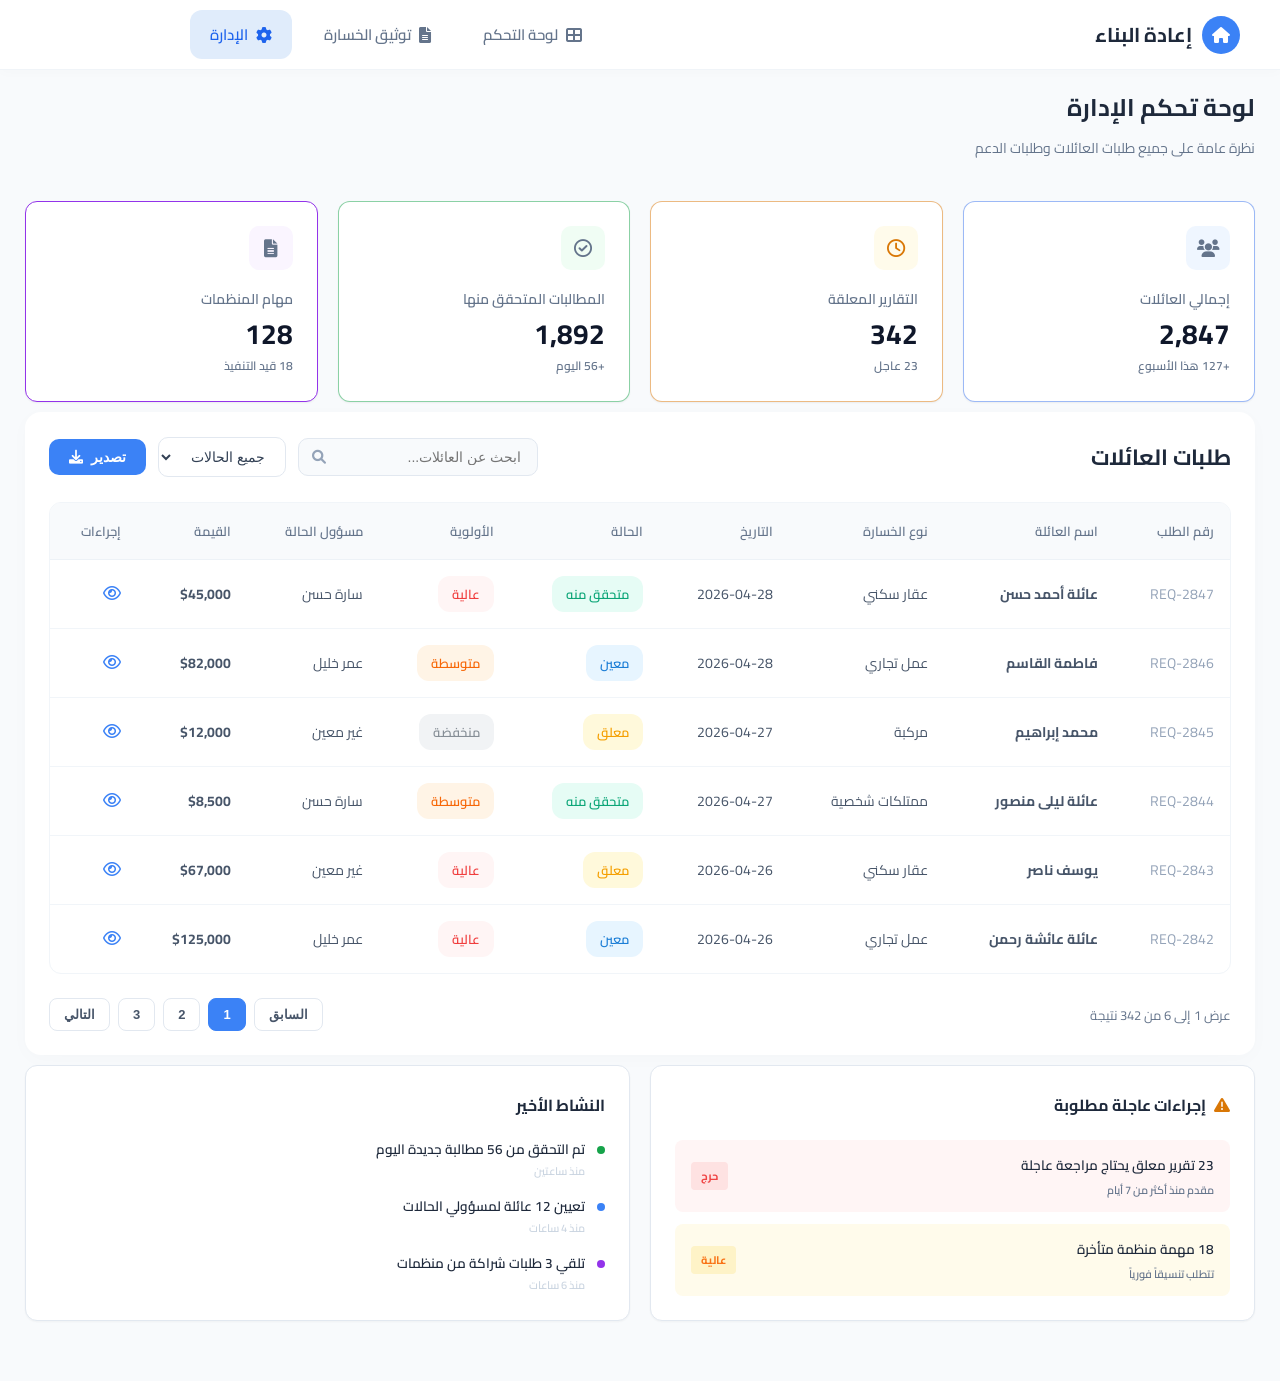
<file: Frontend/html pages/admin-dashboard.html>
<!DOCTYPE html>
<html lang="ar" dir="rtl">
<head>
    <meta charset="UTF-8">
    <meta name="viewport" content="width=device-width, initial-scale=1.0">
    <title>لوحة تحكم الإدارة - إعادة البناء</title>
    <link href="https://fonts.googleapis.com/css2?family=Cairo:wght@400;600;700&display=swap" rel="stylesheet">
    <link rel="stylesheet" href="https://cdnjs.cloudflare.com/ajax/libs/font-awesome/6.0.0/css/all.min.css">
    <link rel="stylesheet" href="../Css/admin-style.css">
    <link rel="stylesheet" href="../Css/header.css">
</head>
<body>
 <header class="rb-main-header">
    <div class="rb-header-container">
        
        <a href="index.html" class="rb-logo-wrapper">
             <div class="rb-logo-icon">
                <i class="fas fa-home"></i> </div>
            <span class="rb-logo-text">إعادة البناء</span>
           
        </a>
        <button class="rb-menu-toggle" id="rbMenuToggle" aria-label="قائمة التنقل">
            <span></span>
            <span></span>
            <span></span>
        </button>
        <div class="rb-overlay" id="rbOverlay"></div>

        <nav class="rb-nav-box" id="rbNavBox">
            <ul class="rb-nav-list">
                    <li>
                    <a href="../html pages/dashboard.html" class="rb-nav-link ">
                        <i class="fas fa-th-large"></i> لوحة التحكم
                    </a>
                </li>
                  <li>
                    <a href="./document-loss.html" class="rb-nav-link">
                        <i class="fas fa-file-alt"></i> توثيق الخسارة
                    </a>
                </li>
                <li>
                    <a href="./admin-dashboard.html" class="rb-nav-link rb-active">
                        <i class="fas fa-cog"></i> الإدارة
                    </a>
                </li>
              
            
            </ul>
        </nav>

        <div class="rb-header-left"></div>

    </div>
</header>


    <main class="dashboard-wrapper">

        <div class="admin-page-title">
            <h1>لوحة تحكم الإدارة</h1>
            <p>نظرة عامة على جميع طلبات العائلات وطلبات الدعم</p>
        </div>

        <div class="stats-cards-grid">
            <div class="stat-mini-card border-blue">
                <div class="stat-icon-row">
                    <div class="stat-icon-bg bg-light-blue"><i class="fas fa-users text-blue"></i></div>
                </div>
                <span class="stat-label">إجمالي العائلات</span>
                <h2 class="stat-number">2,847</h2>
                <span class="stat-subtext text-blue">+127 هذا الأسبوع</span>
            </div>

            <div class="stat-mini-card border-orange">
                <div class="stat-icon-row">
                    <div class="stat-icon-bg bg-light-orange"><i class="far fa-clock text-orange"></i></div>
                </div>
                <span class="stat-label">التقارير المعلقة</span>
                <h2 class="stat-number">342</h2>
                <span class="stat-subtext text-red">23 عاجل</span>
            </div>

            <div class="stat-mini-card border-green">
                <div class="stat-icon-row">
                    <div class="stat-icon-bg bg-light-green"><i class="far fa-check-circle text-green"></i></div>
                </div>
                <span class="stat-label">المطالبات المتحقق منها</span>
                <h2 class="stat-number">1,892</h2>
                <span class="stat-subtext text-green">+56 اليوم</span>
            </div>

            <div class="stat-mini-card border-purple">
                <div class="stat-icon-row">
                    <div class="stat-icon-bg bg-light-purple"><i class="fas fa-file-alt text-purple"></i></div>
                </div>
                <span class="stat-label">مهام المنظمات</span>
                <h2 class="stat-number">128</h2>
                <span class="stat-subtext text-purple">18 قيد التنفيذ</span>
            </div>
        </div>


        <div class="admin-table-section">
            <div class="table-header-controls">
                <h3 class="table-title">طلبات العائلات</h3>
                <div class="controls-left-side">
                    <div class="search-input-wrapper">
                        <i class="fas fa-search search-table-icon"></i>
                        <input type="text" placeholder="ابحث عن العائلات...">
                    </div>
                    <select class="table-dropdown">
                        <option>جميع الحالات</option>
                        <option>متحقق منه</option>
                        <option>معين</option>
                        <option>معلق</option>
                    </select>
                    <button class="btn-export-data">
                        تصدير <i class="fas fa-download"></i>
                    </button>
                </div>
            </div>

            <div class="responsive-table-wrapper">
                <table class="data-table-main">
                    <thead>
                        <tr>
                            <th>رقم الطلب</th>
                            <th>اسم العائلة</th>
                            <th>نوع الخسارة</th>
                            <th>التاريخ</th>
                            <th>الحالة</th>
                            <th>الأولوية</th>
                            <th>مسؤول الحالة</th>
                            <th>القيمة</th>
                            <th>إجراءات</th>
                        </tr>
                    </thead>
                    <tbody>
                        <tr>
                            <td class="text-muted">REQ-2847</td>
                            <td class="text-dark-bold">عائلة أحمد حسن</td>
                            <td>عقار سكني</td>
                            <td>2026-04-28</td>
                            <td><span class="tbl-badge badge-green-solid">متحقق منه</span></td>
                            <td><span class="tbl-badge badge-red-solid">عالية</span></td>
                            <td>سارة حسن</td>
                            <td class="text-dark-bold">$45,000</td>
                            <td><button class="btn-table-view"><i class="far fa-eye"></i></button></td>
                        </tr>
                        <tr>
                            <td class="text-muted">REQ-2846</td>
                            <td class="text-dark-bold">فاطمة القاسم</td>
                            <td>عمل تجاري</td>
                            <td>2026-04-28</td>
                            <td><span class="tbl-badge badge-blue-solid">معين</span></td>
                            <td><span class="tbl-badge badge-orange-solid">متوسطة</span></td>
                            <td>عمر خليل</td>
                            <td class="text-dark-bold">$82,000</td>
                            <td><button class="btn-table-view"><i class="far fa-eye"></i></button></td>
                        </tr>
                        <tr>
                            <td class="text-muted">REQ-2845</td>
                            <td class="text-dark-bold">محمد إبراهيم</td>
                            <td>مركبة</td>
                            <td>2026-04-27</td>
                            <td><span class="tbl-badge badge-yellow-solid">معلق</span></td>
                            <td><span class="tbl-badge badge-gray-solid">منخفضة</span></td>
                            <td>غير معين</td>
                            <td class="text-dark-bold">$12,000</td>
                            <td><button class="btn-table-view"><i class="far fa-eye"></i></button></td>
                        </tr>
                        <tr>
                            <td class="text-muted">REQ-2844</td>
                            <td class="text-dark-bold">عائلة ليلى منصور</td>
                            <td>ممتلكات شخصية</td>
                            <td>2026-04-27</td>
                            <td><span class="tbl-badge badge-green-solid">متحقق منه</span></td>
                            <td><span class="tbl-badge badge-orange-solid">متوسطة</span></td>
                            <td>سارة حسن</td>
                            <td class="text-dark-bold">$8,500</td>
                            <td><button class="btn-table-view"><i class="far fa-eye"></i></button></td>
                        </tr>
                        <tr>
                            <td class="text-muted">REQ-2843</td>
                            <td class="text-dark-bold">يوسف ناصر</td>
                            <td>عقار سكني</td>
                            <td>2026-04-26</td>
                            <td><span class="tbl-badge badge-yellow-solid">معلق</span></td>
                            <td><span class="tbl-badge badge-red-solid">عالية</span></td>
                            <td>غير معين</td>
                            <td class="text-dark-bold">$67,000</td>
                            <td><button class="btn-table-view"><i class="far fa-eye"></i></button></td>
                        </tr>
                        <tr>
                            <td class="text-muted">REQ-2842</td>
                            <td class="text-dark-bold">عائلة عائشة رحمن</td>
                            <td>عمل تجاري</td>
                            <td>2026-04-26</td>
                            <td><span class="tbl-badge badge-blue-solid">معين</span></td>
                            <td><span class="tbl-badge badge-red-solid">عالية</span></td>
                            <td>عمر خليل</td>
                            <td class="text-dark-bold">$125,000</td>
                            <td><button class="btn-table-view"><i class="far fa-eye"></i></button></td>
                        </tr>
                    </tbody>
                </table>
            </div>

            <div class="table-pagination-footer">
                <span class="pagination-info">عرض 1 إلى 6 من 342 نتيجة</span>
                <div class="pagination-buttons">
                    <button class="btn-page-nav">السابق</button>
                    <button class="btn-page-num active">1</button>
                    <button class="btn-page-num">2</button>
                    <button class="btn-page-num">3</button>
                    <button class="btn-page-nav">التالي</button>
                </div>
            </div>
        </div>

        <div class="admin-bottom-layout">
            
            <div class="bottom-card-side">
                <div class="white-box-card">
                    <div class="box-card-header-flex">
                        <i class="fas fa-exclamation-triangle text-orange"></i>
                        <h3 class="box-card-title">إجراءات عاجلة مطلوبة</h3>
                    </div>

                    <div class="urgent-actions-list">
                        <div class="urgent-action-box bg-light-red">
                            <div class="urgent-box-left">
                                <strong>23 تقرير معلق يحتاج مراجعة عاجلة</strong>
                                <small>مقدم منذ أكثر من 7 أيام</small>
                            </div>
                            <span class="urgency-badge red-badge">حرج</span>
                        </div>

                        <div class="urgent-action-box bg-light-orange">
                            <div class="urgent-box-left">
                                <strong>18 مهمة منظمة متأخرة</strong>
                                <small>تتطلب تنسيقاً فورياً</small>
                            </div>
                            <span class="urgency-badge orange-badge">عالية</span>
                        </div>
                    </div>
                </div>
            </div>

            <div class="bottom-card-side">
                <div class="white-box-card">
                    <h3 class="box-card-title">النشاط الأخير</h3>
                    
                    <div class="activity-timeline-wrapper">
                        <div class="activity-item">
                            <span class="activity-dot dot-green"></span>
                            <div class="activity-txt">
                                <strong>تم التحقق من 56 مطالبة جديدة اليوم</strong>
                                <small>منذ ساعتين</small>
                            </div>
                        </div>
                        <div class="activity-item">
                            <span class="activity-dot dot-blue"></span>
                            <div class="activity-txt">
                                <strong>تعيين 12 عائلة لمسؤولي الحالات</strong>
                                <small>منذ 4 ساعات</small>
                            </div>
                        </div>
                        <div class="activity-item">
                            <span class="activity-dot dot-purple"></span>
                            <div class="activity-txt">
                                <strong>تلقي 3 طلبات شراكة من منظمات</strong>
                                <small>منذ 6 ساعات</small>
                            </div>
                        </div>
                    </div>
                </div>
            </div>

        </div> 
    </main>

    <script src="../js/main.js"></script>
</body>
</html>
</file>
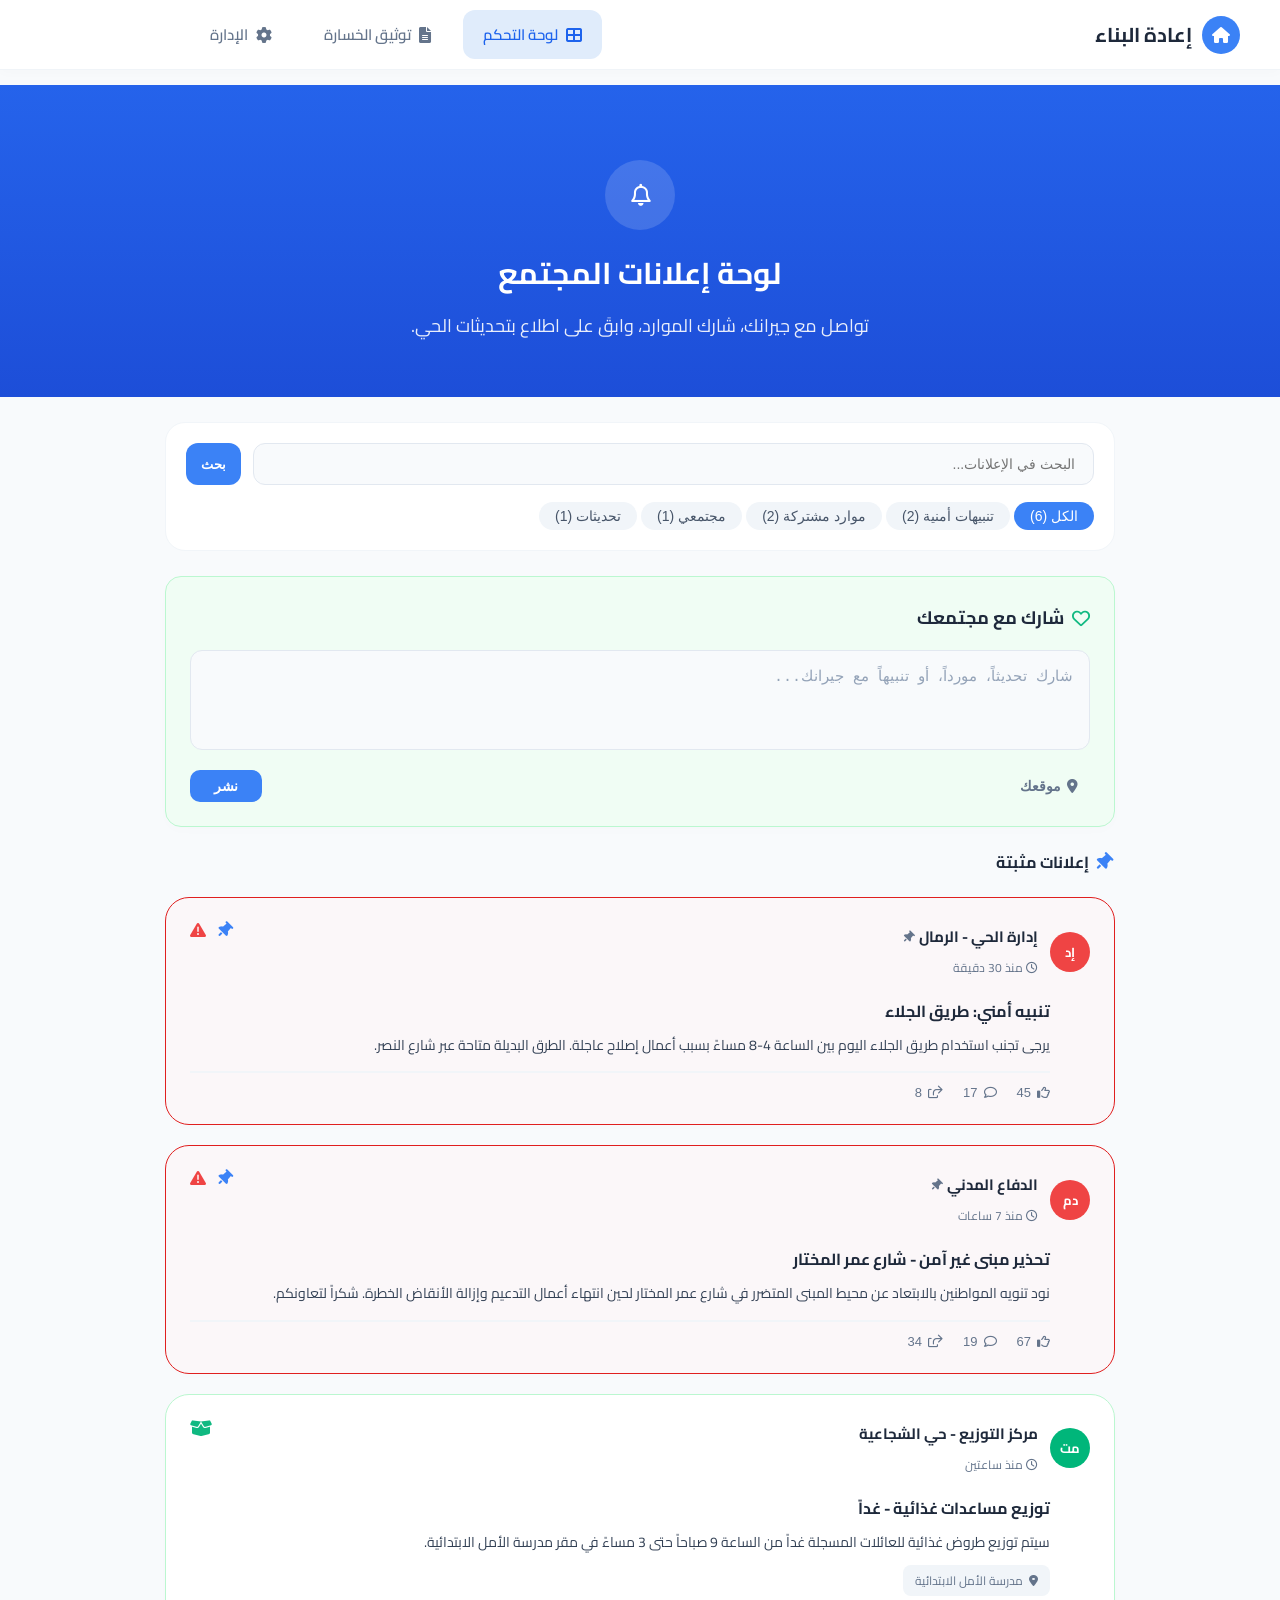
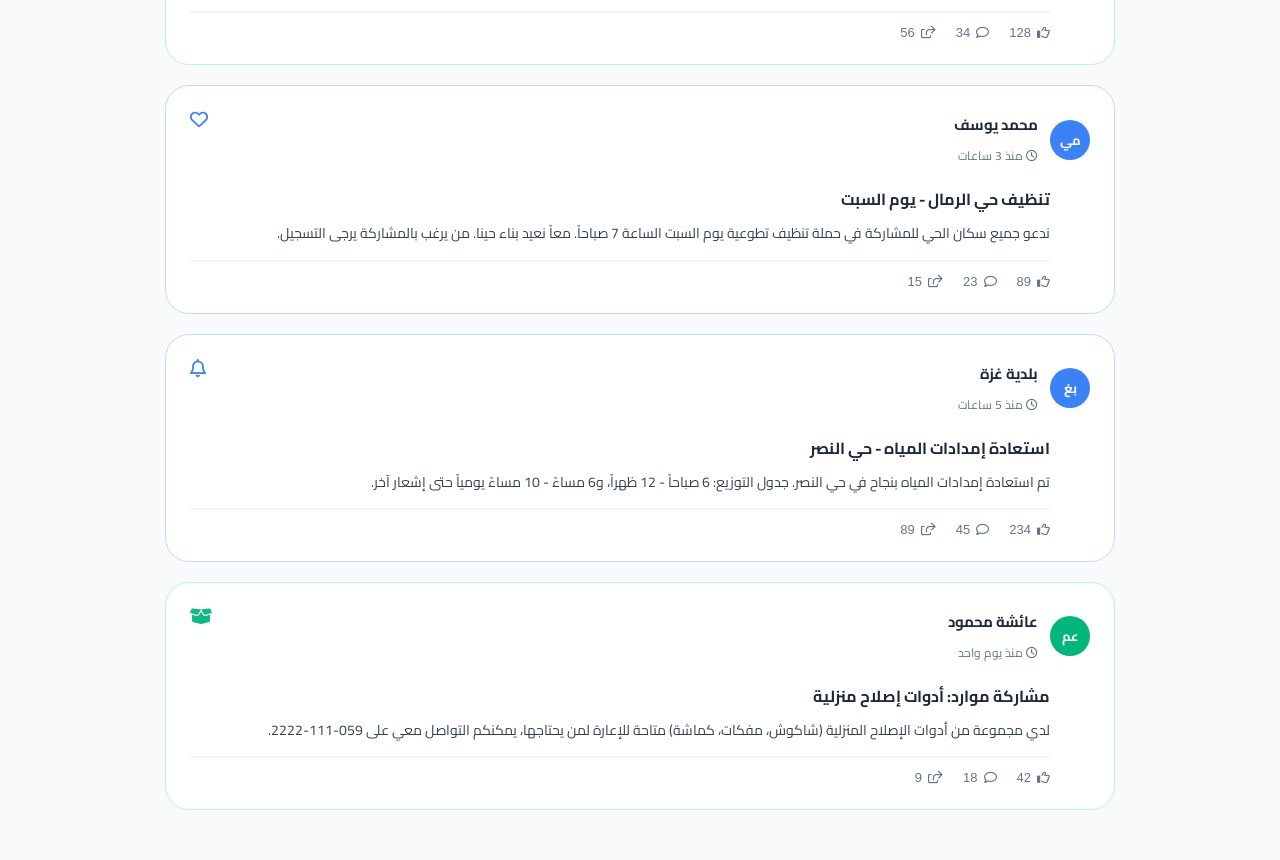
<file: Frontend/html pages/community.html>
<!DOCTYPE html>
<html lang="ar" dir="rtl">
<head>
    <meta charset="UTF-8">
    <meta name="viewport" content="width=device-width, initial-scale=1.0">
    <title>لوحة إعلانات المجتمع - إعادة البناء</title>
    <link href="https://fonts.googleapis.com/css2?family=Cairo:wght@400;600;700&display=swap" rel="stylesheet">
    <link rel="stylesheet" href="https://cdnjs.cloudflare.com/ajax/libs/font-awesome/6.0.0/css/all.min.css">
    <link rel="stylesheet" href="../Css/community.css">
    <link rel="stylesheet" href="../Css/header.css">
</head>
<body>

 <header class="rb-main-header">
    <div class="rb-header-container">
        
        <a href="index.html" class="rb-logo-wrapper">
             <div class="rb-logo-icon">
                <i class="fas fa-home"></i> </div>
            <span class="rb-logo-text">إعادة البناء</span>
           
        </a>
        <button class="rb-menu-toggle" id="rbMenuToggle" aria-label="قائمة التنقل">
            <span></span>
            <span></span>
            <span></span>
        </button>
        <div class="rb-overlay" id="rbOverlay"></div>

        <nav class="rb-nav-box" id="rbNavBox">
            <ul class="rb-nav-list">
                    <li>
                    <a href="../html pages/dashboard.html" class="rb-nav-link rb-active">
                        <i class="fas fa-th-large"></i> لوحة التحكم
                    </a>
                </li>
                  <li>
                    <a href="./document-loss.html" class="rb-nav-link">
                        <i class="fas fa-file-alt"></i> توثيق الخسارة
                    </a>
                </li>
                <li>
                    <a href="./admin-dashboard.html" class="rb-nav-link">
                        <i class="fas fa-cog"></i> الإدارة
                    </a>
                </li>
            </ul>
        </nav>

        <div class="rb-header-left"></div>

    </div>
</header>


    <div class="community-hero-banner">
        <div class="hero-bell-icon">
            <i class="far fa-bell"></i>
        </div>
        <h1>لوحة إعلانات المجتمع</h1>
        <p>تواصل مع جيرانك، شارك الموارد، وابقَ على اطلاع بتحديثات الحي.</p>
    </div>

    <div class="dashboard-wrapper">

        <div class="search-filter-section">
            <div class="search-bar-row">
                <input type="text" placeholder="البحث في الإعلانات...">
                <button class="btn-search">بحث</button>
            </div>
            
            <div class="filter-tabs">
                <button class="filter-btn active" data-filter="all">الكل (6)</button>
                <button class="filter-btn" data-filter="red">تنبيهات أمنية (2)</button>
                <button class="filter-btn" data-filter="green">موارد مشتركة (2)</button>
                <button class="filter-btn" data-filter="community">مجتمعي (1)</button>
                <button class="filter-btn" data-filter="updates">تحديثات (1)</button>
            </div>
        </div>

        <div class="create-post-card">
            <div class="post-card-title">
                <i class="far fa-heart heart-green"></i>
                <span>شارك مع مجتمعك</span>
            </div>
            <textarea placeholder="شارك تحديثاً، مورداً، أو تنبيهاً مع جيرانك..."></textarea>
            <div class="post-footer-actions">
                <button class="btn-location-trigger">
                    <i class="fas fa-map-marker-alt"></i> موقعك
                </button>
                <button class="btn-submit-post">نشر</button>
            </div>
        </div>

        <div class="section-divider-title">
            <i class="fas fa-thumbtack"></i> إعلانات مثبتة
        </div>

        <div class="announcements-feed">
            
            <div class="announcement-card border-red red">
                <div class="card-user-header">
                    <div class="user-meta-side">
                        <div class="user-avatar avatar-red">إد</div>
                        <div class="user-info-text">
                            <h4>إدارة الحي - الرمال <i class="fas fa-thumbtack pin-ico"></i></h4>
                            <span><i class="far fa-clock"></i> منذ 30 دقيقة</span>
                        </div>
                    </div>
                    <div class="card-badge-type text-red">
                        <i class="fas fa-thumbtack"></i>
                        <i class="fas fa-exclamation-triangle"></i>
                    </div>
                </div>
                <div class="card-body-content">
                    <h5>تنبيه أمني: طريق الجلاء</h5>
                    <p>يرجى تجنب استخدام طريق الجلاء اليوم بين الساعة 4-8 مساءً بسبب أعمال إصلاح عاجلة. الطرق البديلة متاحة عبر شارع النصر.</p>
                </div>
                <div class="card-action-footer">
                    <button class="action-btn"><i class="far fa-thumbs-up"></i> 45</button>
                    <button class="action-btn"><i class="far fa-comment"></i> 17</button>
                    <button class="action-btn"><i class="far fa-share-square"></i> 8</button>
                </div>
            </div>

            <div class="announcement-card border-red red">
                <div class="card-user-header">
                    <div class="user-meta-side">
                        <div class="user-avatar avatar-red">دم</div>
                        <div class="user-info-text">
                            <h4>الدفاع المدني <i class="fas fa-thumbtack pin-ico"></i></h4>
                            <span><i class="far fa-clock"></i> منذ 7 ساعات</span>
                        </div>
                    </div>
                    <div class="card-badge-type text-red">
                        <i class="fas fa-thumbtack"></i>
                        <i class="fas fa-exclamation-triangle"></i>
                    </div>
                </div>
                <div class="card-body-content">
                    <h5>تحذير مبنى غير آمن - شارع عمر المختار</h5>
                    <p>نود تنويه المواطنين بالابتعاد عن محيط المبنى المتضرر في شارع عمر المختار لحين انتهاء أعمال التدعيم وإزالة الأنقاض الخطرة. شكراً لتعاونكم.</p>
                </div>
                <div class="card-action-footer">
                    <button class="action-btn"><i class="far fa-thumbs-up"></i> 67</button>
                    <button class="action-btn"><i class="far fa-comment"></i> 19</button>
                    <button class="action-btn"><i class="far fa-share-square"></i> 34</button>
                </div>
            </div>

            <div class="announcement-card border-green green">
                <div class="card-user-header">
                    <div class="user-meta-side">
                        <div class="user-avatar avatar-green">مت</div>
                        <div class="user-info-text">
                            <h4>مركز التوزيع - حي الشجاعية</h4>
                            <span><i class="far fa-clock"></i> منذ ساعتين</span>
                        </div>
                    </div>
                    <div class="card-badge-type text-green"><i class="fas fa-box-open" style="color: #10b981;"></i></div>
                </div>
                <div class="card-body-content">
                    <h5>توزيع مساعدات غذائية - غداً</h5>
                    <p>سيتم توزيع طروض غذائية للعائلات المسجلة غداً من الساعة 9 صباحاً حتى 3 مساءً في مقر مدرسة الأمل الابتدائية.</p>
                    <div class="location-tag-info">
                        <i class="fas fa-map-marker-alt"></i> مدرسة الأمل الابتدائية
                    </div>
                </div>
                <div class="card-action-footer">
                    <button class="action-btn"><i class="far fa-thumbs-up"></i> 128</button>
                    <button class="action-btn"><i class="far fa-comment"></i> 34</button>
                    <button class="action-btn"><i class="far fa-share-square"></i> 56</button>
                </div>
            </div>

            <div class="announcement-card border-blue community">
                <div class="card-user-header">
                    <div class="user-meta-side">
                        <div class="user-avatar avatar-blue">مي</div>
                        <div class="user-info-text">
                            <h4>محمد يوسف</h4>
                            <span><i class="far fa-clock"></i> منذ 3 ساعات</span>
                        </div>
                    </div>
                    <div class="card-badge-type text-blue"><i class="far fa-heart"></i></div>
                </div>
                <div class="card-body-content">
                    <h5>تنظيف حي الرمال - يوم السبت</h5>
                    <p>ندعو جميع سكان الحي للمشاركة في حملة تنظيف تطوعية يوم السبت الساعة 7 صباحاً. معاً نعيد بناء حينا. من يرغب بالمشاركة يرجى التسجيل.</p>
                </div>
                <div class="card-action-footer">
                    <button class="action-btn"><i class="far fa-thumbs-up"></i> 89</button>
                    <button class="action-btn"><i class="far fa-comment"></i> 23</button>
                    <button class="action-btn"><i class="far fa-share-square"></i> 15</button>
                </div>
            </div>

            <div class="announcement-card border-blue updates">
                <div class="card-user-header">
                    <div class="user-meta-side">
                        <div class="user-avatar avatar-blue">بغ</div>
                        <div class="user-info-text">
                            <h4>بلدية غزة</h4>
                            <span><i class="far fa-clock"></i> منذ 5 ساعات</span>
                        </div>
                    </div>
                    <div class="card-badge-type text-blue"><i class="far fa-bell" style="color: #3b82f6;"></i></div>
                </div>
                <div class="card-body-content">
                    <h5>استعادة إمدادات المياه - حي النصر</h5>
                    <p>تم استعادة إمدادات المياه بنجاح في حي النصر. جدول التوزيع: 6 صباحاً - 12 ظهراً، و6 مساءً - 10 مساءً يومياً حتى إشعار آخر.</p>
                </div>
                <div class="card-action-footer">
                    <button class="action-btn"><i class="far fa-thumbs-up"></i> 234</button>
                    <button class="action-btn"><i class="far fa-comment"></i> 45</button>
                    <button class="action-btn"><i class="far fa-share-square"></i> 89</button>
                </div>
            </div>

            <div class="announcement-card border-green green">
                <div class="card-user-header">
                    <div class="user-meta-side">
                        <div class="user-avatar avatar-green">عم</div>
                        <div class="user-info-text">
                            <h4>عائشة محمود</h4>
                            <span><i class="far fa-clock"></i> منذ يوم واحد</span>
                        </div>
                    </div>
                    <div class="card-badge-type text-green"><i class="fas fa-box-open" style="color: #10b981;"></i></div>
                </div>
                <div class="card-body-content">
                    <h5>مشاركة موارد: أدوات إصلاح منزلية</h5>
                    <p>لدي مجموعة من أدوات الإصلاح المنزلية (شاكوش، مفكات، كماشة) متاحة للإعارة لمن يحتاجها، يمكنكم التواصل معي على 059-111-2222.</p>
                </div>
                <div class="card-action-footer">
                    <button class="action-btn"><i class="far fa-thumbs-up"></i> 42</button>
                    <button class="action-btn"><i class="far fa-comment"></i> 18</button>
                    <button class="action-btn"><i class="far fa-share-square"></i> 9</button>
                </div>
            </div>

        </div> 
    </div> 
    <script src="../js/main.js"></script>
</body>
</html>
</file>
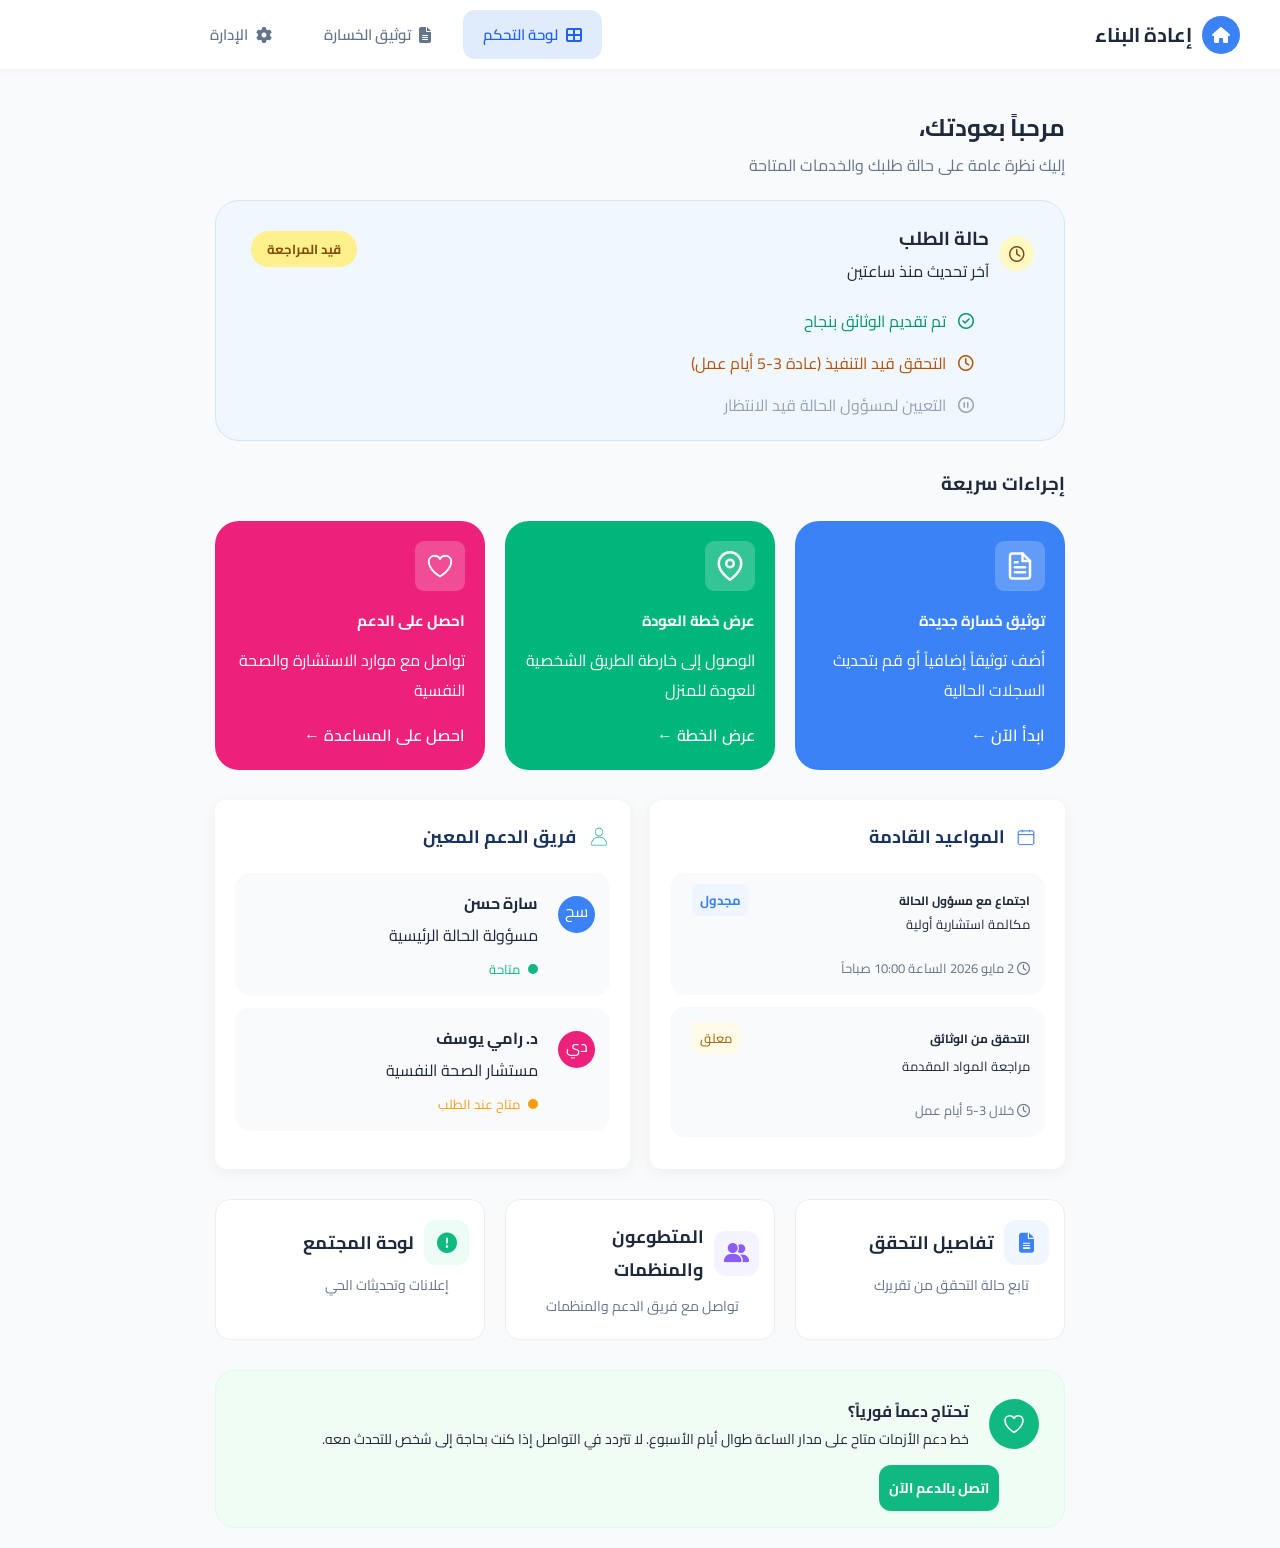
<file: Frontend/html pages/dashboard.html>
<!DOCTYPE html>
<html lang="ar" dir="rtl">
<head>
    <meta charset="UTF-8">
    <meta name="viewport" content="width=device-width, initial-scale=1.0">
    <title>لوحة التحكم - إعادة البناء</title>
    <link rel="stylesheet" href="../Css/dashboard-style.css">
    <link href="https://fonts.googleapis.com/css2?family=Cairo:wght@400;600;700&display=swap" rel="stylesheet">
    <link rel="stylesheet" href="https://cdnjs.cloudflare.com/ajax/libs/font-awesome/6.4.0/css/all.min.css">
      <link rel="stylesheet" href="../Css/header.css">
</head>
<body>
 <header class="rb-main-header">
    <div class="rb-header-container">
        
        <a href="index.html" class="rb-logo-wrapper">
             <div class="rb-logo-icon">
                <i class="fas fa-home"></i> </div>
            <span class="rb-logo-text">إعادة البناء</span>
           
        </a>
        <button class="rb-menu-toggle" id="rbMenuToggle" aria-label="قائمة التنقل">
            <span></span>
            <span></span>
            <span></span>
        </button>
        <div class="rb-overlay" id="rbOverlay"></div>

        <nav class="rb-nav-box"  id="rbNavBox">
            <ul class="rb-nav-list">
                    <li>
                    <a href="../html pages/dashboard.html" class="rb-nav-link rb-active">
                        <i class="fas fa-th-large"></i> لوحة التحكم
                    </a>
                </li>
                  <li>
                    <a href="./document-loss.html" class="rb-nav-link">
                        <i class="fas fa-file-alt"></i> توثيق الخسارة
                    </a>
                </li>
                <li>
                    <a href="./admin-dashboard.html" class="rb-nav-link">
                        <i class="fas fa-cog"></i> الإدارة
                    </a>
                </li>
              
            
            </ul>
        </nav>

        <div class="rb-header-left"></div>

    </div>
</header>

<main class="dashboard-wrapper">
    <section class="welcome-section">
     <h2 id="welcome-username">مرحباً بعودتك، </h2>
        <p class="subtitle">إليك نظرة عامة على حالة طلبك والخدمات المتاحة</p>

        <div class="status-card">
            <span class="badge-pending">قيد المراجعة</span>
            
<div class="status-header-row">
    <div class="header-content">
        <div class="status-title-group">
            <div class="main-icon-circle">
                <i class="far fa-clock"></i>
            </div>
            
            <div class="text-stack">
                <h3>حالة الطلب</h3>
                <p class="update-time">آخر تحديث منذ ساعتين</p>
            </div>
        </div>
    </div>
</div>

            <div class="status-steps">
                <div class="step-line success">
                    <i class="far fa-check-circle step-icon"></i>
                    <span class="step-label">تم تقديم الوثائق بنجاح</span>
                </div>
                <div class="step-line processing">
                    <i class="far fa-clock step-icon"></i>
                    <span class="step-label">التحقق قيد التنفيذ (عادة 3-5 أيام عمل)</span>
                </div>
                <div class="step-line waiting">
                    <i class="far fa-pause-circle step-icon"></i>
                    <span class="step-label">التعيين لمسؤول الحالة قيد الانتظار</span>
                </div>
            </div>
        </div>
    </section>

<section class="actions-section">
    <h3 class="section-title">إجراءات سريعة</h3>
    <div class="quick-actions-grid">
        
        <a href="./document-loss.html" class="action-card card-blue">
            <div class="action-icon">        
                <svg xmlns="http://www.w3.org/2000/svg" viewBox="0 0 24 24" fill="none" stroke="currentColor" stroke-width="2" stroke-linecap="round" stroke-linejoin="round" class="document-svg">
                    <path d="M14 2H6a2 2 0 0 0-2 2v16a2 2 0 0 0 2 2h12a2 2 0 0 0 2-2V8z"></path>
                    <polyline points="14 2 14 8 20 8"></polyline>
                    <line x1="16" y1="13" x2="8" y2="13"></line>
                    <line x1="16" y1="17" x2="8" y2="17"></line>
                    <polyline points="10 9 9 9 8 9"></polyline>
                </svg>
            </div>
            <h4>توثيق خسارة جديدة</h4>
            <p>أضف توثيقاً إضافياً أو قم بتحديث السجلات الحالية</p>
            <span class="action-link"> ابدأ الآن ←</span>
        </a>

        <a href="../html pages/roadmap.html" class="action-card card-green">
            <div class="action-icon">  
                <svg xmlns="http://www.w3.org/2000/svg" viewBox="0 0 24 24" fill="none" stroke="currentColor" stroke-width="2" stroke-linecap="round" stroke-linejoin="round" class="pin-svg">
                    <path d="M21 10c0 7-9 13-9 13s-9-6-9-13a9 9 0 0 1 18 0z"></path>
                    <circle cx="12" cy="10" r="3"></circle>
                </svg>
            </div>
            <h4>عرض خطة العودة</h4>
            <p>الوصول إلى خارطة الطريق الشخصية للعودة للمنزل</p>
            <span class="action-link"> عرض الخطة ←</span>
        </a>

        <a href="../html pages/Pink.html" class="action-card card-pink">
            <div class="action-icon">  
                <svg xmlns="http://www.w3.org/2000/svg" fill="none" viewBox="0 0 24 24" stroke-width="1.5" stroke="currentColor" class="heart-icon">
                    <path stroke-linecap="round" stroke-linejoin="round" d="M21 8.25c0-2.485-2.099-4.5-4.688-4.5-1.935 0-3.597 1.126-4.312 2.733-.715-1.607-2.377-2.733-4.313-2.733C5.1 3.75 3 5.765 3 8.25c0 7.22 9 12 9 12s9-4.78 9-12Z" />
                </svg>
            </div>
            <h4>احصل على الدعم</h4>
            <p>تواصل مع موارد الاستشارة والصحة النفسية</p>
            <span class="action-link"> احصل على المساعدة ←</span>
        </a>

    </div>
</section>
    <section class="info-grid">
         <div class="info-card">
<h3 class="card-title">
    <div class="calendar-icon-wrapper">
        <img src="../images/date.png" alt="date icon">
    </div>
    المواعيد القادمة
</h3>
        <div class="appointment-item">
            <div class="appointment-header">
                
                <h5>اجتماع مع مسؤول الحالة<h5>
                <span class="tag-scheduled">مجدول</span>
            </div>
            <p>مكالمة استشارية أولية</p>
            <span class="date-text"><i class="far fa-clock"></i> 2 مايو 2026 الساعة 10:00 صباحاً</span>
        </div>
        <div class="appointment-item">
            <div class="appointment-header">
             
                <h5>التحقق من الوثائق</h5>
                   <span class="tag-pending">معلق</span>
            </div>
            <p>مراجعة المواد المقدمة</p>
            <span class="date-text"><i class="far fa-clock"></i> خلال 3-5 أيام عمل</span>
        </div>
    </div>
<div class="info-card">
    <h3 class="card-title1">
        <img src="../images/user-avatar.png" alt="icon">
        فريق الدعم المعين
    </h3>
    
    <div class="team-member">
        <div class="avatar-blue">سح</div>
        <div class="member-info">
            <strong>سارة حسن</strong>
            <span>مسؤولة الحالة الرئيسية</span>
            <span class="status-tag online">متاحة <span class="dot"></span></span>
        </div>
    </div>

    <div class="team-member">
        <div class="avatar-pink">دي</div>
        <div class="member-info">
            <strong>د. رامي يوسف</strong>
            <span>مستشار الصحة النفسية</span>
            <span class="status-tag away">متاح عند الطلب <span class="dot"></span></span>
        </div>
    </div>
</div>

   
</section>

<section class="bottom-mini-grid">
    <a href="verification_details.html" class="mini-card">
        <div class="card-top-row">
            <div class="mini-icon blue-bg">
                <i class="fas fa-file-alt"></i>
            </div>
            <h4 class="mini-title">تفاصيل التحقق</h4>
        </div>
        <div class="card-bottom-row">
            <p>تابع حالة التحقق من تقريرك</p>
        </div>
    </a>

    <a href="./volunteers.html" class="mini-card">
        <div class="card-top-row">
            <div class="mini-icon purple-bg">
                <i class="fas fa-user-friends"></i>
            </div>
            <h4 class="mini-title">المتطوعون والمنظمات</h4>
        </div>
        <div class="card-bottom-row">
            <p>تواصل مع فريق الدعم والمنظمات</p>
        </div>
    </a>

    <a href="./community.html" class="mini-card">
        <div class="card-top-row">
            <div class="mini-icon green-bg">
                <i class="fas fa-exclamation-circle"></i>
            </div>
            <h4 class="mini-title">لوحة المجتمع</h4>
        </div>
        <div class="card-bottom-row">
            <p>إعلانات وتحديثات الحي</p>
        </div>
    </a>
</section>

<div class="help-banner">
    <div class="help-content">
        <div class="help-circle-icon">
             <svg xmlns="http://www.w3.org/2000/svg" fill="none" viewBox="0 0 24 24" stroke-width="1.5" stroke="currentColor" class="heart-icon">
    <path stroke-linecap="round" stroke-linejoin="round" d="M21 8.25c0-2.485-2.099-4.5-4.688-4.5-1.935 0-3.597 1.126-4.312 2.733-.715-1.607-2.377-2.733-4.313-2.733C5.1 3.75 3 5.765 3 8.25c0 7.22 9 12 9 12s9-4.78 9-12Z" />
  </svg>
        </div>
        <div class="help-text">
            <h4>تحتاج دعماً فورياً؟</h4>
            <p>خط دعم الأزمات متاح على مدار الساعة طوال أيام الأسبوع. لا تتردد في التواصل إذا كنت بحاجة إلى شخص للتحدث معه.</p>
        </div>
    </div>
   <div> <a href="#" class="btn-support-green">اتصل بالدعم الآن</a></div>
</div>

    <script src="../js/main.js"></script>
</main>

</body>
</html>
</file>
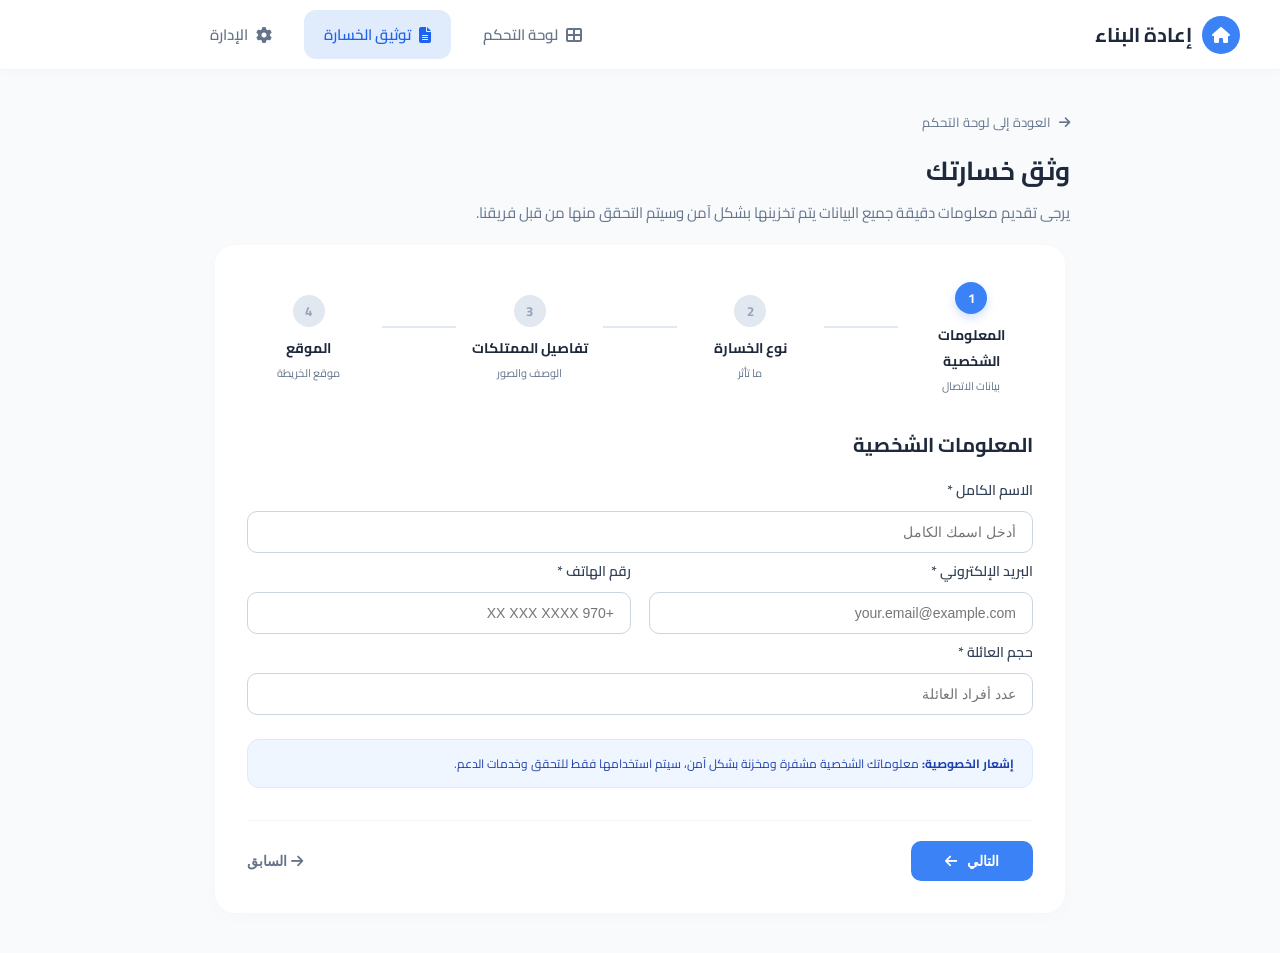
<file: Frontend/html pages/document-loss.html>
<!DOCTYPE html>
<html lang="ar" dir="rtl">
<head>
    <meta charset="UTF-8">
    <meta name="viewport" content="width=device-width, initial-scale=1.0">
    <title>إعادة البناء - وثق خسارتك</title>
    <link href="https://fonts.googleapis.com/css2?family=Cairo:wght@400;600;700&display=swap" rel="stylesheet">
    <link rel="stylesheet" href="../Css/form-style.css"> 
    <link rel="stylesheet" href="https://cdnjs.cloudflare.com/ajax/libs/font-awesome/6.4.0/css/all.min.css">
    <link rel="stylesheet" href="../Css/header.css">
</head>
<body>

 <header class="rb-main-header">
    <div class="rb-header-container">
        <a href="index.html" class="rb-logo-wrapper">
             <div class="rb-logo-icon"><i class="fas fa-home"></i></div>
            <span class="rb-logo-text">إعادة البناء</span>
        </a>
        <button class="rb-menu-toggle" id="rbMenuToggle" aria-label="قائمة التنقل">
            <span></span><span></span><span></span>
        </button>
        <div class="rb-overlay" id="rbOverlay"></div>

        <nav class="rb-nav-box" id="rbNavBox">
            <ul class="rb-nav-list">
                <li><a href="../html pages/dashboard.html" class="rb-nav-link "><i class="fas fa-th-large"></i> لوحة التحكم</a></li>
                <li><a href="./document-loss.html" class="rb-nav-link rb-active"><i class="fas fa-file-alt"></i> توثيق الخسارة</a></li>
                <li><a href="./admin-dashboard.html" class="rb-nav-link"><i class="fas fa-cog"></i> الإدارة</a></li>
            </ul>
        </nav>
        <div class="rb-header-left"></div>
    </div>
</header>

<main class="dashboard-wrapper">
    <div class="back-link">
        <a href="../html pages/dashboard.html"> <i class="fas fa-arrow-right"></i> العودة إلى لوحة التحكم </a>
    </div>

    <div class="form-header">
        <h1>وثق خسارتك</h1>
        <p>يرجى تقديم معلومات دقيقة جميع البيانات يتم تخزينها بشكل آمن وسيتم التحقق منها من قبل فريقنا.</p>
    </div>

    <div class="main-form-card">
        <div class="stepper-container" id="stepper">
            <div class="step active" data-step="1">
                <div class="step-number">1</div>
                <div class="step-label">المعلومات الشخصية<span>بيانات الاتصال</span></div>
            </div>
            <div class="step-line"></div>
            <div class="step" data-step="2">
                <div class="step-number">2</div>
                <div class="step-label">نوع الخسارة<span>ما تأثر</span></div>
            </div>
            <div class="step-line"></div>
            <div class="step" data-step="3">
                <div class="step-number">3</div>
                <div class="step-label">تفاصيل الممتلكات<span>الوصف والصور</span></div>
            </div>
            <div class="step-line"></div>
            <div class="step" data-step="4">
                <div class="step-number">4</div>
                <div class="step-label">الموقع<span>موقع الخريطة</span></div>
            </div>
        </div>
        
        <div class="form-step active" id="step-1">
            <h3 class="section-title">المعلومات الشخصية</h3>
            <div class="input-group">
                <label>الاسم الكامل *</label>
                <input type="text" id="form-fullname" placeholder="أدخل اسمك الكامل">
            </div>
            <div class="input-row">
                <div class="input-group">
                    <label>البريد الإلكتروني *</label>
                    <input type="email" id="form-email" placeholder="your.email@example.com">
                </div>
                <div class="input-group">
                    <label>رقم الهاتف *</label>
                    <input type="text" id="form-phone" placeholder="+970 XX XXX XXXX">
                </div>
            </div>
            <div class="input-group">
                <label>حجم العائلة *</label>
                <input type="number" id="form-familysize" placeholder="عدد أفراد العائلة">
            </div>
            <div class="privacy-box">
                <p><strong>إشعار الخصوصية:</strong> معلوماتك الشخصية مشفرة ومخزنة بشكل آمن، سيتم استخدامها فقط للتحقق وخدمات الدعم.</p>
            </div>
        </div>

        <div class="form-step" id="step-2">
            <h3 class="section-title">نوع الخسارة</h3>
            <p class="section-sub">اختر الفئة التي تصف خسارتك بشكل أفضل. يمكنك تقديم تقارير متعددة لأنواع مختلفة</p>
            <div class="selection-grid">
                <div class="selection-card active" onclick="selectCard(this)">
                     <div class="selection-icon blue-sq"><i class="fas fa-home"></i></div>
                    <span class="selection-text">عقار سكني</span>
                </div>
                <div class="selection-card" onclick="selectCard(this)">
                    <div class="selection-icon green-sq"><i class="fas fa-car"></i></div>
                    <span class="selection-text">مركبة</span>
                </div>
                <div class="selection-card" onclick="selectCard(this)">
                    <div class="selection-icon purple-sq"><i class="fas fa-building"></i></div>
                    <span class="selection-text">عمل تجاري</span>
                </div>
                <div class="selection-card" onclick="selectCard(this)">
                    <div class="selection-icon orange-sq"><i class="fas fa-briefcase"></i></div>
                    <span class="selection-text">ممتلكات شخصية</span>
                </div>
                <div class="selection-card" onclick="selectCard(this)">
                    <div class="selection-icon pink-sq"><i class="fas fa-heart"></i></div>
                    <span class="selection-text">فرد من العائلة</span>
                </div>
            </div>
        </div>

        <div class="form-step" id="step-3">
            <h3 class="section-title">وصف الممتلكات</h3>
            <div class="input-group">
                <label>وصف تفصيلي *</label>
                <textarea id="form-description" rows="4" placeholder="قدم أكبر قدر ممكن من التفاصيل؛ ماذا فقد؟ متى حدث ذلك؟ ما هي الحالة قبل الخسارة؟..."></textarea>
                <small class="upload-footer-note">كلما قدمت تفاصيل أكثر، كان بإمكاننا التحقق ومعالجة مطالبتك بشكل أسرع.</small>
            </div>
            <div class="input-group">
                <label>القيمة التقديرية (دولار)</label>
                <input type="number" id="form-amount" placeholder="0.00" class="small-input">
            </div>
            <div class="upload-wrapper">
                <label class="label-title">تحميل الصور / المستندات</label>
                <input type="file" id="actual-file-input" hidden multiple accept="image/*,.pdf">
                <div class="upload-zone-box" onclick="document.getElementById('actual-file-input').click()">
                    <div class="upload-icon-circle"><i class="fas fa-cloud-upload-alt"></i></div>
                    <p class="upload-text"><span class="blue-text-link">انقر للتحميل</span> أو اسحب وأفلت</p>
                    <span class="upload-specs">PNG, JPG, PDF حتى 10 ميجابايت لكل ملف (بحد أقصى 5 ملفات)</span>
                </div>
                <p class="upload-footer-note">Photos help verify your claim. Include before/after pictures if possible.</p>
            </div>
        </div>

        <div class="form-step" id="step-4">
            <h3 class="section-title">معلومات الموقع</h3>
            <div class="location-details-group">
                <div class="input-field-wrapper">
                    <label>المدينة *</label>
                    <input type="text" id="city-input" placeholder="مثال: غزة، خان يونس..." class="custom-location-input">
                </div>
                <div class="input-group">
                    <label>عنوان الشارع * </label>
                    <input type="text" id="street-address" placeholder="أدخل عنوان الشارع أو الموقع">
                </div>
                <div class="input-field-wrapper">
                    <label>الحي / المنطقة *</label>
                    <input type="text" id="district-input" placeholder="مثال: الرمال، الشيخ رضوان..." class="custom-location-input">
                </div>
                <div class="input-field-wrapper">
                    <label>رقم البناية (إن وجد)</label>
                    <input type="text" id="building-input" placeholder="مثال: بناية رقم 12، بجانب مسجد..." class="custom-location-input">
                </div>
            </div>
            <div class="map-box">
                <div class="map-icon-circle"><i class="fas fa-map-marker-alt"></i></div>
                <h4>خريطة تفاعلية</h4>
                <p>انقر على الخريطة لتحديد الموقع الدقيق لخسارتك</p>
                <button type="button" class="btn-location" onclick="getRealLocation()">استخدم الموقع الحالي</button>
            </div>
            <div class="input-row">
                <div class="input-group">
                    <label>خط العرض</label>
                    <input type="text" id="lat-input" value="31.5000" readonly>
                </div>
                <div class="input-group">
                    <label>خط الطول</label>
                    <input type="text" id="lng-input" value="34.5000" readonly>
                </div>
            </div>
            <div class="ready-banner">
                <i class="fas fa-check-circle"></i>
                <p>جاهز للإرسال: يرجى مراجعة جميع المعلومات قبل الإرسال. بمجرد الإرسال، ستتم مراجعة توثيقك خلال 3-5 أيام عمل.</p>
            </div>
        </div>

        <div class="form-footer">
            <button class="btn-next-action" id="nextBtn" onclick="changeStep(1)">التالي <i class="fas fa-arrow-left"></i></button>
            <button class="btn-back-link" id="prevBtn" onclick="changeStep(-1)"> <i class="fas fa-arrow-right"></i> السابق</button>
        </div>
    </div>
</main>

<script src="../js/main.js"></script>
</body>
</html>
</file>
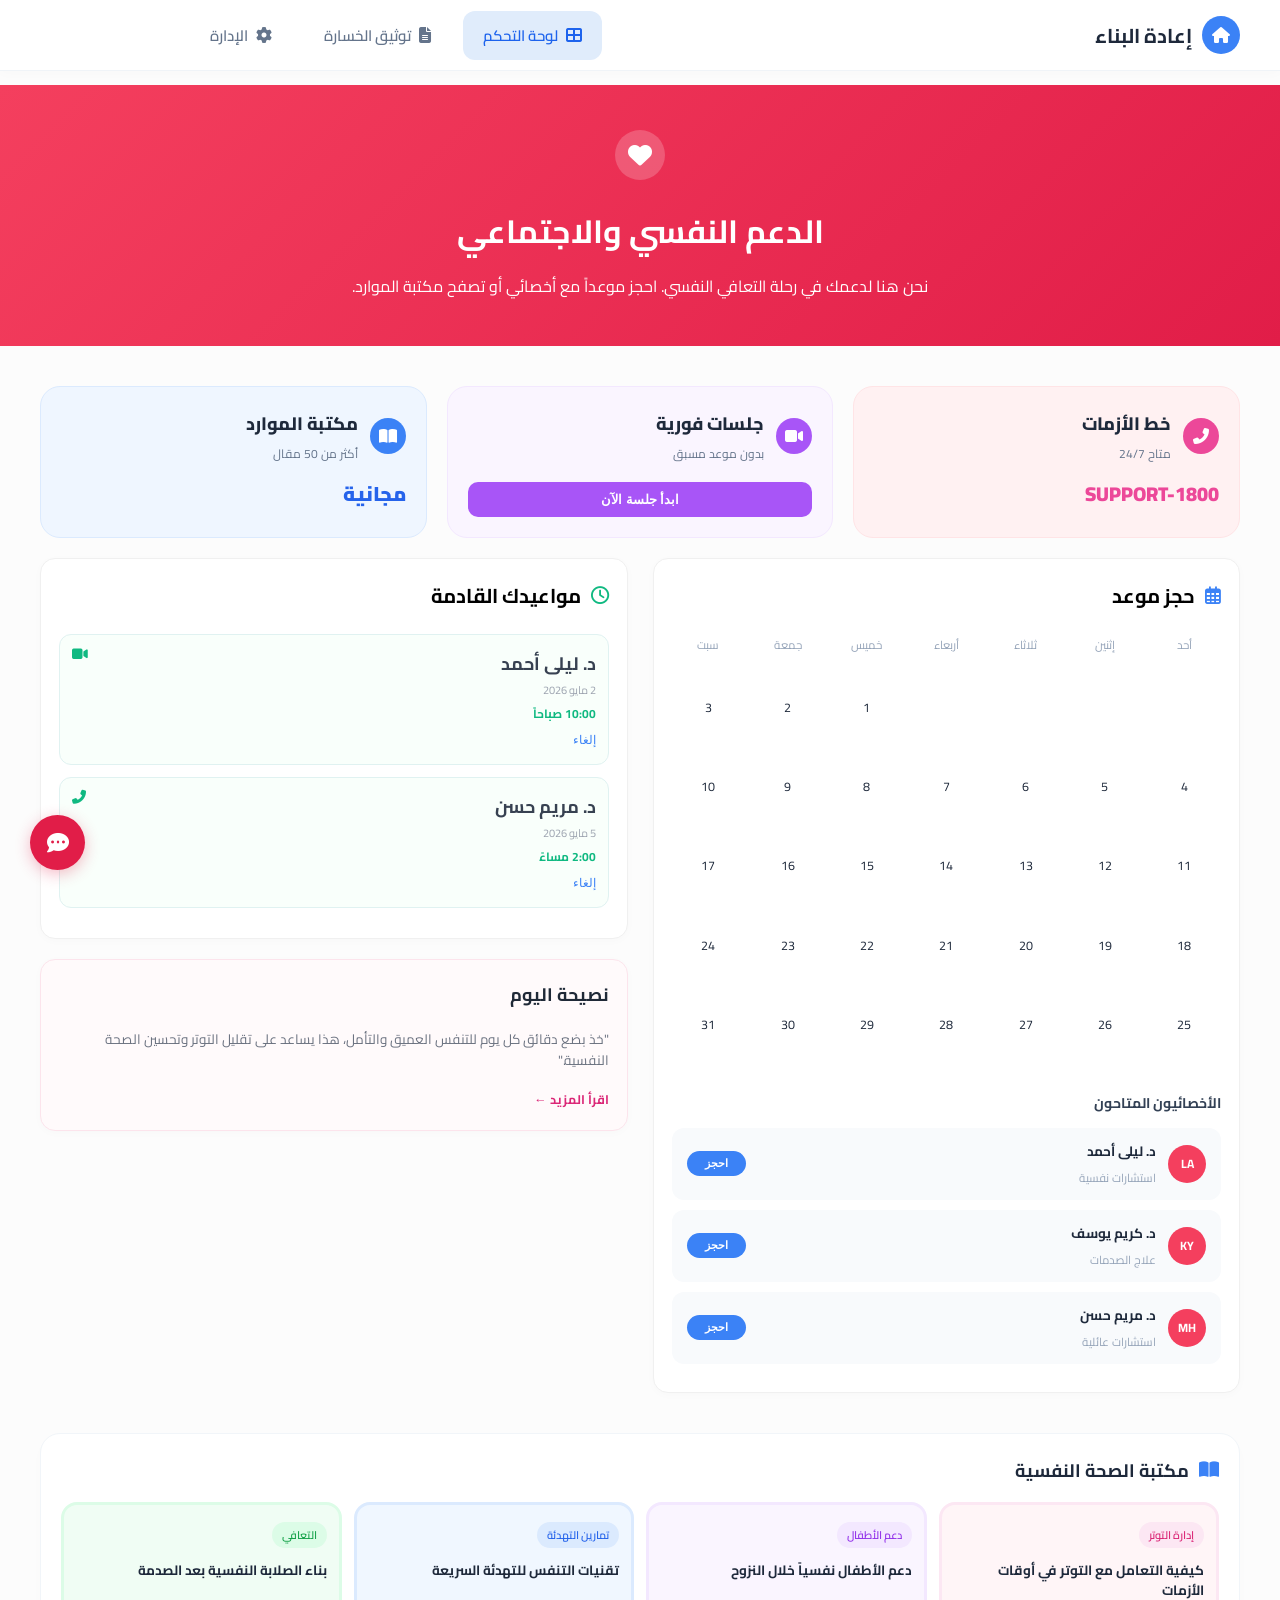
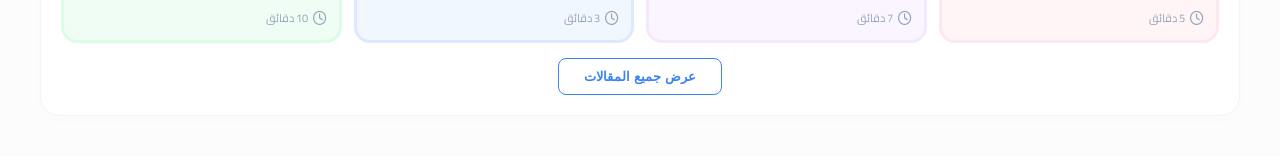
<file: Frontend/html pages/Pink.html>
<!DOCTYPE html>
<html lang="ar" dir="rtl">
<head>
    <meta charset="UTF-8">
    <meta name="viewport" content="width=device-width, initial-scale=1.0">
    <title>الدعم النفسي والاجتماعي - إعادة البناء</title>
    <link rel="stylesheet" href="https://cdnjs.cloudflare.com/ajax/libs/font-awesome/6.4.0/css/all.min.css">
    <link href="https://fonts.googleapis.com/css2?family=Cairo:wght@400;600;700;800;900&display=swap" rel="stylesheet">
    <link rel="stylesheet" href="../Css/pink.css">
    <link rel="stylesheet" href="../Css/header.css">
</head>
<body class="support-page">

    <header class="rb-main-header">
        <div class="rb-header-container">
            <a href="index.html" class="rb-logo-wrapper">
                <div class="rb-logo-icon">
                    <i class="fas fa-home" aria-hidden="true"></i> 
                </div>
                <span class="rb-logo-text">إعادة البناء</span>
            </a>
            <button class="rb-menu-toggle" id="rbMenuToggle" aria-label="قائمة التنقل">
                <span></span>
                <span></span>
                <span></span>
            </button>
            <div class="rb-overlay" id="rbOverlay"></div>

            <nav class="rb-nav-box" id="rbNavBox">
                <ul class="rb-nav-list">
                    <li>
                        <a href="../html-pages/dashboard.html" class="rb-nav-link rb-active">
                            <i class="fas fa-th-large" aria-hidden="true"></i> لوحة التحكم
                        </a>
                    </li>
                    <li>
                        <a href="./document-loss.html" class="rb-nav-link">
                            <i class="fas fa-file-alt" aria-hidden="true"></i> توثيق الخسارة
                        </a>
                    </li>
                    <li>
                        <a href="./admin-dashboard.html" class="rb-nav-link">
                            <i class="fas fa-cog" aria-hidden="true"></i> الإدارة
                        </a>
                    </li>
                </ul>
            </nav>
            <div class="rb-header-left"></div>
        </div>
    </header>

    <div class="support-hero">
        <div class="hero-icon"><i class="fas fa-heart" aria-hidden="true"></i></div>
        <h1>الدعم النفسي والاجتماعي</h1>
        <p>نحن هنا لدعمك في رحلة التعافي النفسي. احجز موعداً مع أخصائي أو تصفح مكتبة الموارد.</p>
    </div>

    <main class="support-main-container">
        
        <div class="support-quick-grid">
            <div class="q-card pink-q">
                <div class="q-header">
                    <div class="q-icon"><i class="fas fa-phone-alt" aria-hidden="true"></i></div>
                    <div class="q-txt">
                        <span>خط الأزمات</span>
                        <p>متاح 24/7</p>
                    </div>
                </div>
                <strong class="q-action-text">SUPPORT-1800</strong>
            </div>

            <div class="q-card purple-q">
                <div class="q-header">
                    <div class="q-icon"><i class="fas fa-video" aria-hidden="true"></i></div>
                    <div class="q-txt">
                        <span>جلسات فورية</span>
                        <p>بدون موعد مسبق</p>
                    </div>
                </div>
                <button class="btn-purple-action">ابدأ جلسة الآن</button>
            </div>

            <div class="q-card blue-q">
                <div class="q-header">
                    <div class="q-icon"><i class="fas fa-book-open" aria-hidden="true"></i></div>
                    <div class="q-txt">
                        <span>مكتبة الموارد</span>
                        <p>أكثر من 50 مقال</p>
                    </div>
                </div>
                <strong class="q-action-text blue">مجانية</strong>
            </div>
        </div>

        <div class="support-layout-grid">
            <div class="calendar-booking-section">
                <div class="white-card">
                    <div class="card-head-flex">
             
                        <i class="fa-regular fa-calendar-days blue-icon" aria-hidden="true"></i> <h3>حجز موعد</h3>
                    </div>
                    
                    <div class="calendar-widget">
                        <div class="cal-days-grid">
                            <span class="day-name">أحد</span>
                            <span class="day-name">إثنين</span>
                            <span class="day-name">ثلاثاء</span>
                            <span class="day-name">أربعاء</span>
                            <span class="day-name">خميس</span>
                            <span class="day-name">جمعة</span>
                            <span class="day-name">سبت</span>

                            <div class="day empty"></div>
                            <div class="day empty"></div>
                            <div class="day empty"></div>
                            <div class="day empty"></div>

                            <div class="day">1</div>
                            <div class="day">2</div>
                            <div class="day">3</div>
                            <div class="day">4</div>
                            <div class="day">5</div>
                            <div class="day">6</div>
                            <div class="day">7</div>
                            <div class="day">8</div>
                            <div class="day">9</div>
                            <div class="day">10</div>
                            <div class="day">11</div>
                            <div class="day">12</div>
                            <div class="day">13</div>
                            <div class="day">14</div>
                            <div class="day">15</div>
                            <div class="day">16</div>
                            <div class="day">17</div>
                            <div class="day">18</div>
                            <div class="day">19</div>
                            <div class="day">20</div>
                            <div class="day">21</div>
                            <div class="day">22</div>
                            <div class="day">23</div>
                            <div class="day">24</div>
                            <div class="day">25</div>
                            <div class="day">26</div>
                            <div class="day">27</div>
                            <div class="day">28</div>
                            <div class="day">29</div>
                            <div class="day">30</div>
                            <div class="day">31</div>
                        </div>
                    </div>
                    
  <div class="specialists-list">
    <h4 class="list-title">الأخصائيون المتاحون</h4>
    
    <div class="specialist-card">
        <div class="sp-info-group">
            <div class="sp-avatar avatar-pink">LA</div>
            <div class="sp-text">
                <strong>د. ليلى أحمد</strong>
                <span>استشارات نفسية</span>
            </div>
        </div>
        <button class="btn-book-pill" aria-label="احجز موعد مع د. ليلى أحمد" onclick="openBookingModal('د. ليلى أحمد')">احجز</button>
    </div>

    <div class="specialist-card">
        <div class="sp-info-group">
            <div class="sp-avatar avatar-pink">KY</div>
            <div class="sp-text">
                <strong>د. كريم يوسف</strong>
                <span>علاج الصدمات</span>
            </div>
        </div>
        <button class="btn-book-pill" aria-label="احجز موعد مع د. كريم يوسف" onclick="openBookingModal('د. كريم يوسف')">احجز</button>
    </div>

    <div class="specialist-card">
        <div class="sp-info-group">
            <div class="sp-avatar avatar-pink">MH</div>
            <div class="sp-text">
                <strong>د. مريم حسن</strong>
                <span>استشارات عائلية</span>
            </div>
        </div>
        <button class="btn-book-pill" aria-label="احجز موعد مع د. مريم حسن" onclick="openBookingModal('د. مريم حسن')">احجز</button>
    </div>
</div>
                </div>
            </div>
<div class="upcoming-sidebar">
    <div class="white-card">
        <div class="card-head-flex">
            <i class="fa-regular fa-clock green-icon" aria-hidden="true"></i> <h3>مواعيدك القادمة</h3>
        </div>

        <div class="apt-item green-border">
            <div class="apt-content-top">
                <div class="text-group">
                    <strong>د. ليلى أحمد</strong>
                    <span class="date-text">2 مايو 2026</span>
                    <span class="time-green">10:00 صباحاً</span>
                </div>
                <i class="fas fa-video video-icon" aria-hidden="true"></i>
            </div>
            <div class="apt-actions">
                <button class="btn-cancel" aria-label="إلغاء موعد د. ليلى أحمد">إلغاء</button>
            </div>
        </div>

        <div class="apt-item green-border">
            <div class="apt-content-top">
                <div class="text-group">
                    <strong>د. مريم حسن</strong>
                    <span class="date-text">5 مايو 2026</span>
                    <span class="time-green">2:00 مساءً</span>
                </div>
                <i class="fas fa-phone-alt phone-icon" aria-hidden="true"></i>
            </div>
            <div class="apt-actions">
                <button class="btn-cancel" aria-label="إلغاء موعد د. مريم حسن">إلغاء</button>
            </div>
        </div>

        <div id="dynamicAppointments"></div>
    </div>

    <div class="white-card tip-box">
        <h3>نصيحة اليوم</h3>
        <p>"خذ بضع دقائق كل يوم للتنفس العميق والتأمل، هذا يساعد على تقليل التوتر وتحسين الصحة النفسية."</p>
        <a href="#" class="read-more-pink">اقرأ المزيد ←</a>
    </div>
</div>
        </div>
        
        <section class="bottom-library-section">
            <div class="sec-header">
                <i class="fas fa-book-open blue-icon" aria-hidden="true"></i>
                <h3>مكتبة الصحة النفسية</h3>
            </div>
            
            <div class="library-grid">
                <div class="lib-card pink-card">
                    <span class="badge badge-pink">إدارة التوتر</span>
                    <h4>كيفية التعامل مع التوتر في أوقات الأزمات</h4>
                    <div class="card-meta">
                        <i class="fa-regular fa-clock" aria-hidden="true"></i>
                        <small>5 دقائق</small>
                    </div>
                </div>

                <div class="lib-card purple-card">
                    <span class="badge badge-purple">دعم الأطفال</span>
                    <h4>دعم الأطفال نفسياً خلال النزوح</h4>
                    <div class="card-meta">
                        <i class="fa-regular fa-clock" aria-hidden="true"></i>
                        <small>7 دقائق</small>
                    </div>
                </div>

                <div class="lib-card blue-card">
                    <span class="badge badge-blue">تمارين التهدئة</span>
                    <h4>تقنيات التنفس للتهدئة السريعة</h4>
                    <div class="card-meta">
                        <i class="fa-regular fa-clock" aria-hidden="true"></i>
                        <small>3 دقائق</small>
                    </div>
                </div>

                <div class="lib-card green-card">
                    <span class="badge badge-green">التعافي</span>
                    <h4>بناء الصلابة النفسية بعد الصدمة</h4>
                    <div class="card-meta">
                        <i class="fa-regular fa-clock" aria-hidden="true"></i>
                        <small>10 دقائق</small>
                    </div>
                </div>
            </div>

            <div class="view-all-container">
                <button class="btn-view-all">عرض جميع المقالات</button>
            </div>
        </section>

    </main>
    
    <div class="chat-widget-container">
        <div class="chat-popup-box" id="chatPopup">
            <div class="chat-header">
                <div class="header-info">
                    <span class="online-dot"></span>
                    <strong>تحدث معنا</strong>
                </div>
                <button class="close-chat" onclick="toggleChat()" aria-label="إغلاق المحادثة"><i class="fas fa-times"></i></button>
            </div>
            
            <div class="chat-body">
                <div class="message-received">
                    مرحباً! كيف يمكنني مساعدتك اليوم؟
                </div>
            </div>
            
            <div class="chat-footer">
                <input type="text" placeholder="اكتب رسالتك..." id="chatInput">
                <button class="btn-send-chat">إرسال</button>
            </div>
        </div>

        <button class="chat-trigger-btn" onclick="toggleChat()" aria-label="فتح المحادثة">
            <i class="fas fa-comment-dots"></i>
        </button>
    </div>
<div id="bookingModal" class="modal-overlay" style="display: none;">
    <div class="modal-content">
        <h3>🎯 تأكيد حجز الجلسة</h3>
        <p>أنت على وشك حجز جلسة استشارية لدعمك النفسي.</p>
        
        <label>اختر طريقة التواصل المفضلة:</label>
        <select id="communicationMethod" class="modal-input">
            <option value="call">اتصال صوتي مباشر 📞</option>
            <option value="video">اتصال فيديو ممتد 🎥</option>
        </select>

        <div class="modal-buttons">
            <button onclick="confirmBooking()" class="btn-confirm">تأكيد الحجز النهائي</button>
            <button onclick="closeBookingModal()" class="btn-close">إلغاء</button>
        </div>
    </div>
</div>
    <script src="../js/main.js"></script>
</body>
</html>
</file>
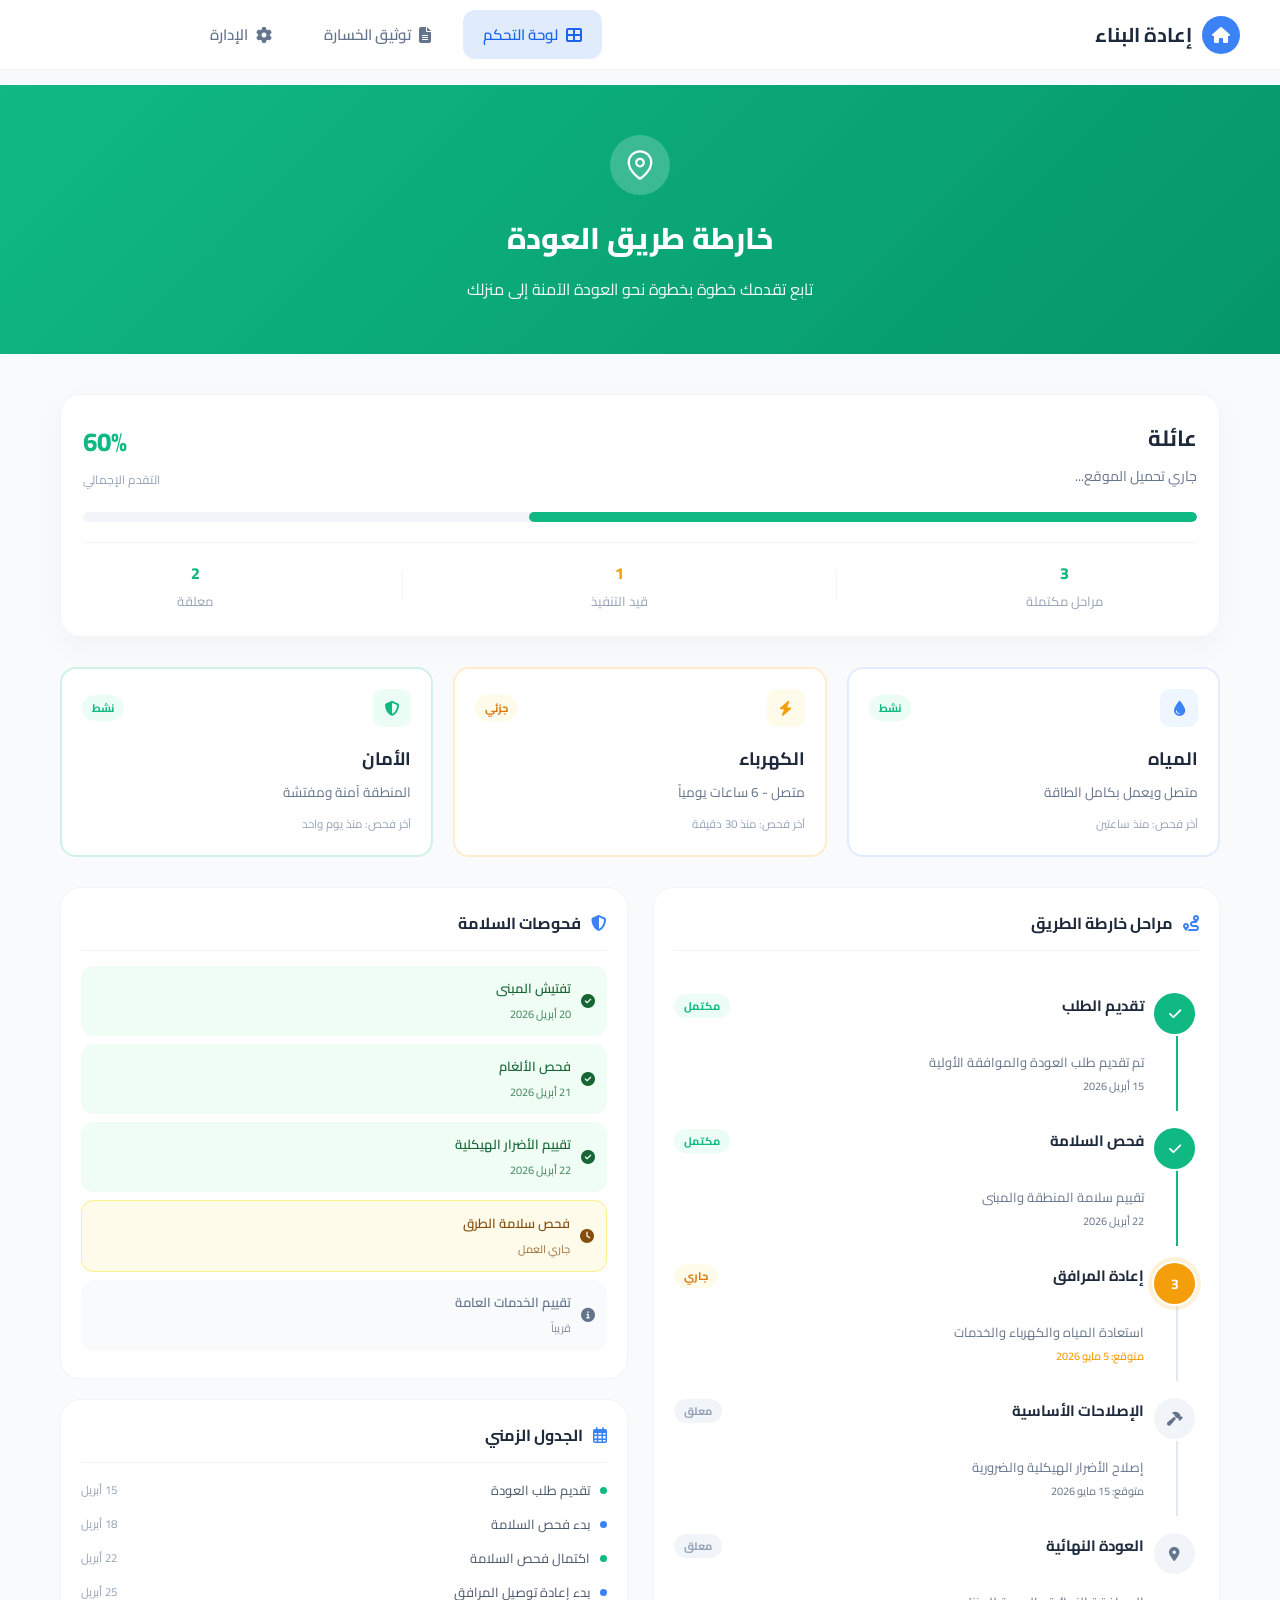
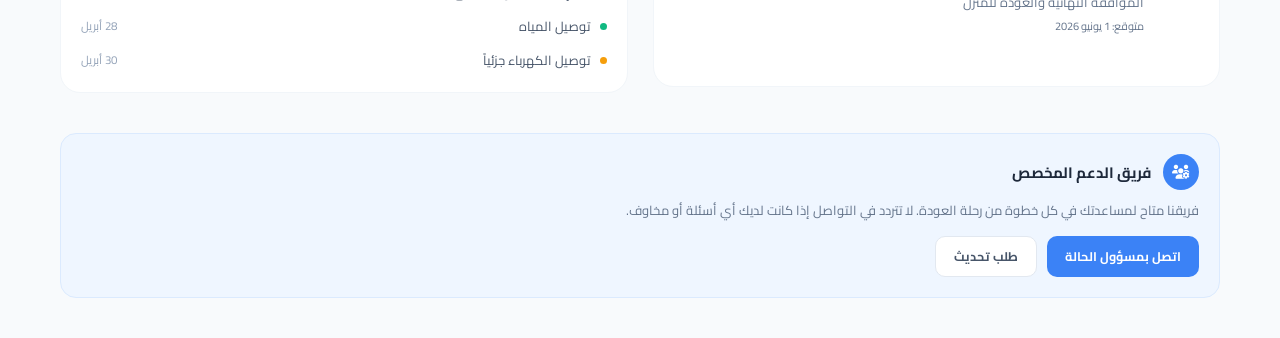
<file: Frontend/html pages/roadmap.html>
<!DOCTYPE html>
<html lang="ar" dir="rtl">
<head>
    <meta charset="UTF-8">
    <meta name="viewport" content="width=device-width, initial-scale=1.0">
    <title>خارطة طريق العودة - إعادة البناء</title>
    <link href="https://fonts.googleapis.com/css2?family=Cairo:wght@400;600;700;800&display=swap" rel="stylesheet">
    <link rel="stylesheet" href="https://cdnjs.cloudflare.com/ajax/libs/font-awesome/6.5.1/css/all.min.css">
    <link rel="stylesheet" href="../Css/roadmap.css">
    <link rel="stylesheet" href="../Css/header.css">
</head>
<body>
    <header class="rb-main-header">
        <div class="rb-header-container">
            <a href="index.html" class="rb-logo-wrapper">
                <div class="rb-logo-icon">
                    <i class="fas fa-home" aria-hidden="true"></i> 
                </div>
                <span class="rb-logo-text">إعادة البناء</span>
            </a>
            <button class="rb-menu-toggle" id="rbMenuToggle" aria-label="قائمة التنقل">
                <span></span>
                <span></span>
                <span></span>
            </button>
            <div class="rb-overlay" id="rbOverlay"></div>

            <nav class="rb-nav-box" id="rbNavBox">
                <ul class="rb-nav-list">
                    <li>
                        <a href="../html pages/dashboard.html" class="rb-nav-link rb-active">
                            <i class="fas fa-th-large" aria-hidden="true"></i> لوحة التحكم
                        </a>
                    </li>
                    <li>
                        <a href="./document-loss.html" class="rb-nav-link">
                            <i class="fas fa-file-alt" aria-hidden="true"></i> توثيق الخسارة
                        </a>
                    </li>
                    <li>
                        <a href="./admin-dashboard.html" class="rb-nav-link">
                            <i class="fas fa-cog" aria-hidden="true"></i> الإدارة
                        </a>
                    </li>
                </ul>
            </nav>
            <div class="rb-header-left"></div>
        </div>
    </header>

    <section class="roadmap-hero">
        <div class="hero-icon">    
            <svg xmlns="http://www.w3.org/2000/svg" viewBox="0 0 24 24" fill="none" stroke="currentColor" stroke-width="2" stroke-linecap="round" stroke-linejoin="round" class="pin-svg" aria-hidden="true" focusable="false">
                <path d="M21 10c0 7-9 13-9 13s-9-6-9-13a9 9 0 0 1 18 0z"></path>
                <circle cx="12" cy="10" r="3"></circle>
            </svg>
        </div>
        <h1>خارطة طريق العودة</h1>
        <p>تابع تقدمك خطوة بخطوة نحو العودة الآمنة إلى منزلك</p>
    </section>

    <main class="roadmap-wrapper">
        <div class="progress-main-card">
            <div class="progress-top-info">
                <div class="family-header">
               <h3 id="roadmap-family-name">عائلة </h3>

<p class="road-sub-text" id="roadmap-location-name">جاري تحميل الموقع...</p>
                </div>
                <div class="percentage-display">
                    <span class="pct-number">60%</span>
                    <span class="pct-label">التقدم الإجمالي</span>
                </div>
            </div>

            <div class="progress-track">
                <div class="progress-fill" style="width: 60%;"></div>
            </div>

            <div class="status-summary-nodes">
                <div class="node-item">
                    <span class="node-count">3</span>
                    <span class="node-label">مراحل مكتملة</span>
                </div>
                <div class="node-separator"></div>
                <div class="node-item active-node">
                    <span class="node-count">1</span>
                    <span class="node-label">قيد التنفيذ</span>
                </div>
                <div class="node-separator"></div>
                <div class="node-item">
               
                    <span class="node-count">2</span>
                    <span class="node-label">معلقة</span>
                </div>
            </div>
        </div>

        <div class="services-status-grid">
            <div class="service-status-card water-card">
                <div class="card-header">
                    <div class="icon-box-card blue-icon-bg">
                        <i class="fa-solid fa-droplet" aria-hidden="true"></i>
                    </div>
                    <span class="status-badge green-badge">نشط</span>
                </div>
                <div class="card-body">
                    <h4>المياه</h4>
                    <p>متصل ويعمل بكامل الطاقة</p>
                    <span class="last-update">آخر فحص: منذ ساعتين</span>
                </div>
            </div>

            <div class="service-status-card electricity-card">
                <div class="card-header">
                    <div class="icon-box-card yellow-icon-bg">
                        <i class="fa-solid fa-bolt" aria-hidden="true"></i>
                    </div>
                    <span class="status-badge yellow-badge">جزئي</span>
                </div>
                <div class="card-body">
                    <h4>الكهرباء</h4>
                    <p>متصل - 6 ساعات يومياً</p>
                    <span class="last-update">آخر فحص: منذ 30 دقيقة</span>
                </div>
            </div>
         
            <div class="service-status-card security-card">
                <div class="card-header">
                    <div class="icon-box-card green-icon-bg">
                        <i class="fa-solid fa-shield-halved" aria-hidden="true"></i>
                    </div>
                    <span class="status-badge green-badge">نشط</span>
                </div>
                <div class="card-body">
                    <h4>الأمان</h4>
                    <p>المنطقة آمنة ومفتشة</p>
                    <span class="last-update">آخر فحص: منذ يوم واحد</span>
                </div>
            </div>
        </div>

        <div class="roadmap-grid-layout">
            <div class="roadmap-stages-side">
                <div class="white-card-box">
                    <div class="card-header-flex">
                        <i class="fa-solid fa-route" aria-hidden="true"></i>
                        <h3>مراحل خارطة الطريق</h3>
                    </div>

                    <div class="vertical-timeline-container">
                        <div class="roadmap-step done">
                            <div class="step-marker"><i class="fa-solid fa-check" aria-hidden="true"></i></div>
                            <div class="step-details">
                                <div class="step-title-row">
                                    <h4>تقديم الطلب</h4>
                                    <span class="badge-tag green-t">مكتمل</span>
                                </div>
                                <p>تم تقديم طلب العودة والموافقة الأولية</p>
                                <p class="step-date-text">15 أبريل 2026</p>
                            </div>
                        </div>

                        <div class="roadmap-step done">
                            <div class="step-marker"><i class="fa-solid fa-check" aria-hidden="true"></i></div>
                            <div class="step-details">
                                <div class="step-title-row">
                                    <h4>فحص السلامة</h4>
                                    <span class="badge-tag green-t">مكتمل</span>
                                </div>
                                <p>تقييم سلامة المنطقة والمبنى</p>
                                <p class="step-date-text">22 أبريل 2026</p>
                            </div>
                        </div>

                        <div class="roadmap-step active">
                            <div class="step-marker">3</div>
                            <div class="step-details">
                                <div class="step-title-row">
                                    <h4>إعادة المرافق</h4>
                                    <span class="badge-tag orange-t">جاري</span>
                                </div>
                                <p>استعادة المياه والكهرباء والخدمات</p>
                                <p class="step-date-text font-w">متوقع: 5 مايو 2026</p>
                            </div>
                        </div>

                        <div class="roadmap-step locked">
                            <div class="step-marker"><i class="fa-solid fa-hammer" aria-hidden="true"></i></div>
                            <div class="step-details">
                                <div class="step-title-row">
                                    <h4>الإصلاحات الأساسية</h4>
                                    <span class="badge-tag gray-t">معلق</span>
                                </div>
                                <p>إصلاح الأضرار الهيكلية والضرورية</p>
                                <p class="step-date-text">متوقع: 15 مايو 2026</p>
                            </div>
                        </div>

                        <div class="roadmap-step locked">
                            <div class="step-marker"><i class="fa-solid fa-location-dot" aria-hidden="true"></i></div>
                            <div class="step-details">
                                <div class="step-title-row">
                                    <h4>العودة النهائية</h4>
                                    <span class="badge-tag gray-t">معلق</span>
                                </div>
                                <p>الموافقة النهائية والعودة للمنزل</p>
                                <p class="step-date-text">متوقع: 1 يونيو 2026</p>
                            </div>
                        </div>
                    </div>
                </div>
            </div>

            <div class="side-column">
                <div class="info-card">
                    <div class="card-header-flex">
                        <i class="fa-solid fa-shield-halved" aria-hidden="true"></i>
                        <h3>فحوصات السلامة</h3>
                    </div>
                    
                    <ul class="safety-list">
                        <li class="done">
                            <div class="content-wrapper">
                                <i class="fa-solid fa-circle-check status-icon" aria-hidden="true"></i>
                                <div class="text-group">
                                    <span class="task-name">تفتيش المبنى</span>
                                    <span class="task-date">20 أبريل 2026</span>
                                </div>
                            </div>
                        </li>

                        <li class="done">
                            <div class="content-wrapper">
                                <i class="fa-solid fa-circle-check status-icon" aria-hidden="true"></i>
                                <div class="text-group">
                                    <span class="task-name">فحص الألغام</span>
                                    <span class="task-date">21 أبريل 2026</span>
                                </div>
                            </div>
                        </li>

                        <li class="done">
                            <div class="content-wrapper">
                                <i class="fa-solid fa-circle-check status-icon" aria-hidden="true"></i>
                                <div class="text-group">
                                    <span class="task-name">تقييم الأضرار الهيكلية</span>
                                    <span class="task-date">22 أبريل 2026</span>
                                </div>
                            </div>
                        </li>

                        <li class="working">
                            <div class="content-wrapper">
                                <i class="fa-solid fa-clock status-icon" aria-hidden="true"></i>
                                <div class="text-group">
                                    <span class="task-name">فحص سلامة الطرق</span>
                                    <span class="task-date">جاري العمل</span>
                                </div>
                            </div>
                        </li>

                        <li class="soon">
                            <div class="content-wrapper">
                                <i class="fa-solid fa-circle-info status-icon" aria-hidden="true"></i>
                                <div class="text-group">
                                    <span class="task-name">تقييم الخدمات العامة</span>
                                    <span class="task-date">قريباً</span>
                                </div>
                            </div>
                        </li>
                    </ul>
                </div>

                <div class="info-card mt-20">
                    <div class="card-header-flex">
                        <i class="fa-regular fa-calendar-days" aria-hidden="true"></i>
                        <h3>الجدول الزمني</h3>
                    </div>
                    <div class="mini-calendar">
                        <div class="cal-row">
                            <span class="dot green"></span>
                            <p>تقديم طلب العودة</p>
                            <span class="date">15 أبريل</span>
                        </div>
                        <div class="cal-row">
                            <span class="dot blue"></span>
                            <p>بدء فحص السلامة</p>
                            <span class="date">18 أبريل</span>
                        </div>
                        <div class="cal-row">
                            <span class="dot green"></span>
                            <p>اكتمال فحص السلامة</p>
                            <span class="date">22 أبريل</span>
                        </div>
                        <div class="cal-row">
                    
                            <span class="dot blue"></span>
                            <p>بدء إعادة توصيل المرافق</p>
                            <span class="date">25 أبريل</span>
                        </div>
                        <div class="cal-row">
                            <span class="dot green"></span>
                            <p>توصيل المياه</p>
                            <span class="date">28 أبريل</span>
                        </div>
                        <div class="cal-row">
                            <span class="dot orange"></span>
                            <p>توصيل الكهرباء جزئياً</p>
                            <span class="date">30 أبريل</span>
                        </div>
                    </div>
                </div>
            </div>
        </div>

<div class="bottom-support-banner-v2">
    <div class="support-title-row">
        <div class="avatar-circle-blue">
            <i class="fa-solid fa-users-gear" aria-hidden="true"></i>
        </div>
        <h4>فريق الدعم المخصص</h4>
    </div>

    <p class="support-desc">فريقنا متاح لمساعدتك في كل خطوة من رحلة العودة. لا تتردد في التواصل إذا كانت لديك أي أسئلة أو مخاوف.</p>

    <div class="support-actions-row">
        <button class="btn-primary-blue" onclick="contactStatusManager()">اتصل بمسؤول الحالة</button>
        <button class="btn-outline-gray" onclick="requestEdit()">طلب تحديث</button>
    </div>
</div>

<div id="fullChatScreen" style="display: none; position: fixed; top: 0; left: 0; width: 100%; height: 100%; background: rgba(0,0,0,0.6); justify-content: center; align-items: center; z-index: 99999; direction: rtl; font-family: 'Cairo', sans-serif; padding: 20px;">
    <div style="background: white; border-radius: 12px; width: 100%; max-width: 650px; box-shadow: 0 5px 25px rgba(0,0,0,0.3); overflow: hidden; display: flex; flex-direction: column;">
        
        <div style="background: #1e3a8a; color: white; padding: 15px 20px; display: flex; justify-content: space-between; align-items: center;">
            <div style="display: flex; align-items: center; gap: 10px;">
                <div style="width: 40px; height: 40px; background: #3b82f6; border-radius: 50%; display: flex; justify-content: center; align-items: center; font-weight: bold; color: white;">سح</div>
                <div>
                    <h4 style="margin: 0; font-size: 16px;">سارة حسن (مسؤولة الحالة)</h4>
                    <span style="font-size: 12px; color: #4ade80;"><span style="display:inline-block; width:8px; height:8px; background:#4ade80; border-radius:50%; margin-left:5px;"></span>متصلة الآن</span>
                </div>
            </div>
            <button onclick="backToRoadmap()" style="background: #ef4444; border: none; color: white; padding: 8px 15px; border-radius: 6px; cursor: pointer; font-family: 'Cairo'; font-weight: 600;">إغلاق الشات <i class="fas fa-times"></i></button>
        </div>

        <div id="fullChatBody" style="height: 320px; padding: 20px; overflow-y: auto; background: #f8fafc; display: flex; flex-direction: column; gap: 15px;">
         <!-- الرسالة الترحيبية المعدلة لتقرأ الاسم ديناميكياً -->
<div style="align-self: flex-start; max-width: 75%; background: white; padding: 12px 15px; border-radius: 0 12px 12px 12px; box-shadow: 0 2px 4px rgba(0,0,0,0.05); border: 1px solid #e2e8f0; line-height: 1.6;">
    <p style="margin: 0; color: #334155; font-size: 14px;">
        مرحباً عائلة <span id="chat-family-name" style="font-weight: bold; color: #1e3a8a;">المواطن</span>، معكم مسؤولة الحالة سارة حسن. كيف يمكنني مساعدتكم اليوم في استفساراتكم حول خطة العودة؟
    </p>
    <span style="display: block; text-align: left; font-size: 10px; color: #94a3b8; margin-top: 5px;">10:05 ص</span>
</div>
        </div>

        <div style="padding: 15px; background: white; border-top: 1px solid #e2e8f0; display: flex; gap: 10px;">
            <input type="text" id="fullChatInput" placeholder="اكتب رسالتك لـ سارة حسن هنا..." style="flex: 1; padding: 12px; border: 1px solid #cbd5e1; border-radius: 8px; font-family: 'Cairo'; outline: none; font-size: 14px;">
            <button onclick="sendFullChatMessage()" style="background: #1e3a8a; color: white; border: none; padding: 0 20px; border-radius: 8px; cursor: pointer; font-family: 'Cairo'; font-weight: 600; font-size: 14px;">إرسال <i class="fas fa-paper-plane"></i></button>
        </div>
    </div>
</div>
    </main>
    <script src="../js/main.js"></script>
</body>
</html>
</file>
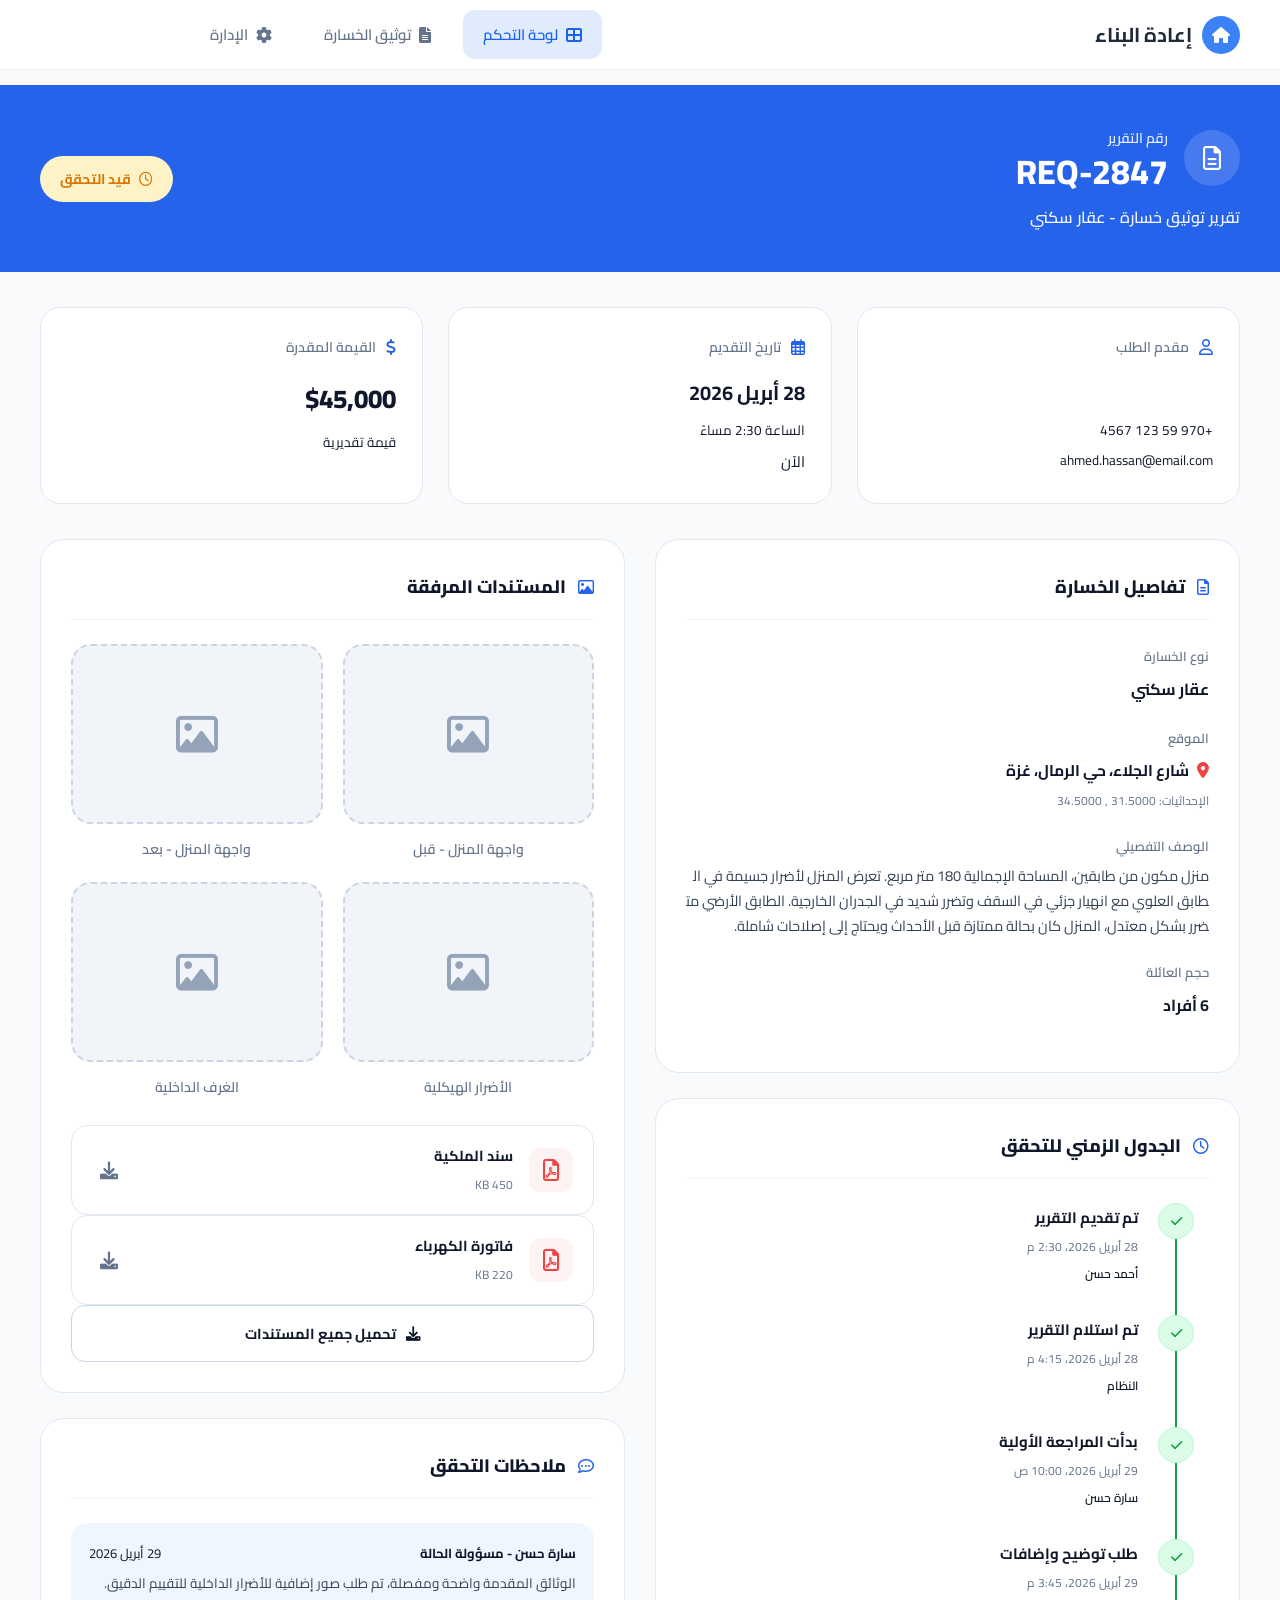
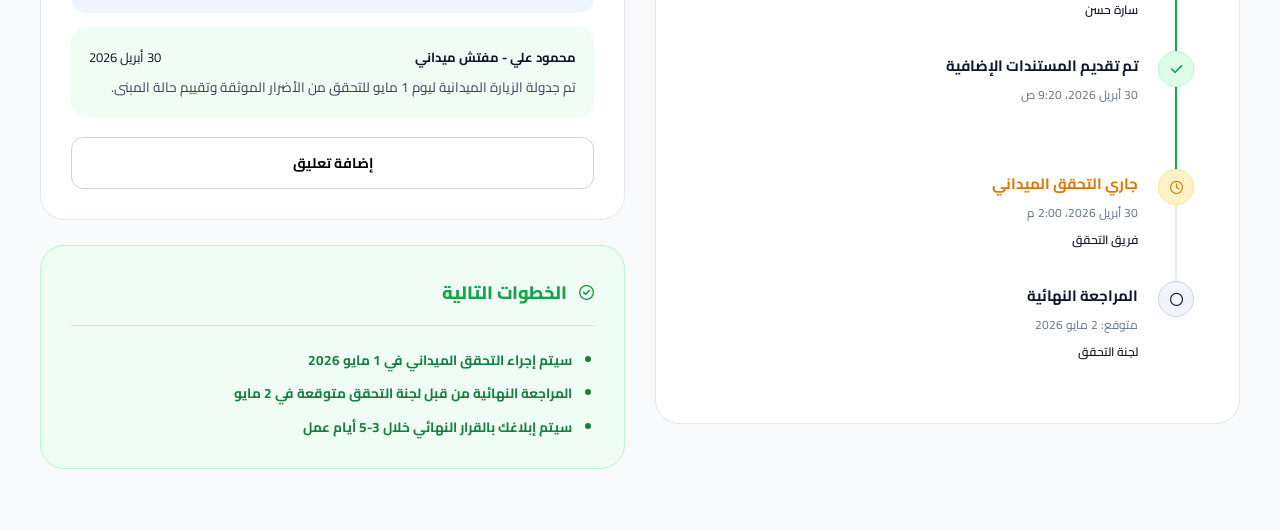
<file: Frontend/html pages/verification_details.html>
<!DOCTYPE html>
<html lang="ar" dir="rtl">
<head>
    <meta charset="UTF-8">
    <meta name="viewport" content="width=device-width, initial-scale=1.0">
    <title>تفاصيل طلب توثيق الخسارة - REQ-2847</title>
    <link href="https://fonts.googleapis.com/css2?family=Cairo:wght@400;600;700;800&display=swap" rel="stylesheet">
    <link rel="stylesheet" href="https://cdnjs.cloudflare.com/ajax/libs/font-awesome/6.0.0/css/all.min.css">
    <link rel="stylesheet" href="../Css/verification.css">
    <link rel="stylesheet" href="../Css/header.css">
</head>
<body>

<header class="rb-main-header">
    <div class="rb-header-container">
        <a href="index.html" class="rb-logo-wrapper">
            <div class="rb-logo-icon">
                <i class="fas fa-home"></i>
            </div>
            <span class="rb-logo-text">إعادة البناء</span>
        </a>
        <button class="rb-menu-toggle" id="rbMenuToggle" aria-label="قائمة التنقل">
            <span></span>
            <span></span>
            <span></span>
        </button>
        <div class="rb-overlay" id="rbOverlay"></div>

        <nav class="rb-nav-box" id="rbNavBox">
            <ul class="rb-nav-list">
                <li>
                    <a href="../html pages/dashboard.html" class="rb-nav-link rb-active">
                        <i class="fas fa-th-large"></i> لوحة التحكم
                    </a>
                </li>
                <li>
                    <a href="./document-loss.html" class="rb-nav-link">
                        <i class="fas fa-file-alt"></i> توثيق الخسارة
                    </a>
                </li>
                <li>
                    <a href="./admin-dashboard.html" class="rb-nav-link">
                        <i class="fas fa-cog"></i> الإدارة
                    </a>
                </li>
            </ul>
        </nav>
        <div class="rb-header-left"></div>
    </div>
</header>

<section class="request-blue-banner-fluid">
    <div class="banner-inner-content">
        <div class="banner-right-side">
            <div class="report-meta-wrapper">
                <div class="report-icon-container">
                    <i class="far fa-file-alt"></i>
                </div>
                <div class="report-text-block">
                    <span class="req-label">رقم التقرير</span>
                    <h2 class="req-number">REQ-2847</h2>
                </div>
            </div>
            <p class="banner-subtitle" id="view-banner-loss-type">تقرير توثيق خسارة - عقار سكني</p>
        </div>
        <div class="banner-left-side">
            <span class="badge-status-yellow">
                <i class="far fa-clock"></i> قيد التحقق
            </span>
        </div>
    </div>
</section>

<div class="dashboard-wrapper">
    <div class="top-info-cards-grid">
        <div class="info-mini-card">
            <div class="card-icon-title">
                <i class="far fa-user text-blue"></i>
                <span>مقدم الطلب</span>
            </div>
            <h3 id="view-fullname">&nbsp;</h3>
            <p class="sub-detail" id="view-phone">+970 59 123 4567</p>
            <p class="sub-detail text-muted" id="view-email">ahmed.hassan@email.com</p>
        </div>
<div class="info-mini-card">
    <div class="card-icon-title">
        <i class="far fa-calendar-alt text-blue"></i>
        <span>تاريخ التقديم</span>
    </div>
    <h3 id="view-date">28 أبريل 2026</h3>
    <p class="sub-detail" id="view-time">الساعة 2:30 مساءً</p>

<span id="view-time-ago">الآن</span>
</div>

<div class="info-mini-card">
    <div class="card-icon-title">
        <i class="fas fa-dollar-sign text-blue"></i>
        <span>القيمة المقدرة</span>
    </div>
    <h3 class="amount-text" id="view-amount">$45,000</h3> <p class="sub-detail text-muted">قيمة تقديرية</p>
</div>
    </div>

    <div class="main-two-columns-layout">
        <div class="right-content-column">
            <div class="content-white-card">
                <div class="card-inner-header">
                    <i class="far fa-file-alt text-blue"></i>
                    <h3>تفاصيل الخسارة</h3>
                </div>
                
                <div class="details-field-group">
                    <label>نوع الخسارة</label>
                    <p class="field-value-bold" id="view-loss-type">عقار سكني</p>
                </div>

                <div class="details-field-group">
                    <label>الموقع</label>
                    <p class="field-value-icon" id="view-address"><i class="fas fa-map-marker-alt"></i> شارع الجلاء، حي الرمال، غزة</p>
                    <p class="coordinates-text" id="view-coordinates">الإحداثيات: 31.5000 , 34.5000</p>
                </div>

                <div class="details-field-group">
                    <label>الوصف التفصيلي</label>
                    <p class="field-description-text" id="view-description">منزل مكون من طابقين، المساحة الإجمالية 180 متر مربع. تعرض المنزل لأضرار جسيمة في الطابق العلوي مع انهيار جزئي في السقف وتضرر شديد في الجدران الخارجية. الطابق الأرضي متضرر بشكل معتدل، المنزل كان بحالة ممتازة قبل الأحداث ويحتاج إلى إصلاحات شاملة.</p>
                </div>

                <div class="details-field-group">
                    <label>حجم العائلة</label>
                    <p class="field-value-bold" id="view-family-size">6 أفراد</p>
                </div>
            </div>

            <div class="content-white-card">
                <div class="card-inner-header">
                    <i class="far fa-clock text-blue"></i>
                    <h3>الجدول الزمني للتحقق</h3>
                </div>

                <div class="timeline-vertical-flow">
                    <div class="timeline-step-item checked-step">
                        <div class="step-circle-icon"><i class="fas fa-check"></i></div>
                        <div class="step-content-text">
                            <h4>تم تقديم التقرير</h4>
                            <p id="timeline-submit-time">28 أبريل 2026، 2:30 م</p>
                            <span class="user-stamp" id="view-fullname-stamp">أحمد حسن</span>
                        </div>
                    </div>

                    <div class="timeline-step-item checked-step">
                        <div class="step-circle-icon"><i class="fas fa-check"></i></div>
                        <div class="step-content-text">
                            <h4>تم استلام التقرير</h4>
                            <p>28 أبريل 2026، 4:15 م</p>
                            <span class="user-stamp">النظام</span>
                        </div>
                    </div>

                    <div class="timeline-step-item checked-step">
                        <div class="step-circle-icon"><i class="fas fa-check"></i></div>
                        <div class="step-content-text">
                            <h4>بدأت المراجعة الأولية</h4>
                            <p>29 أبريل 2026، 10:00 ص</p>
                            <span class="user-stamp">سارة حسن</span>
                        </div>
                    </div>

                    <div class="timeline-step-item checked-step">
                        <div class="step-circle-icon"><i class="fas fa-check"></i></div>
                        <div class="step-content-text">
                            <h4>طلب توضيح وإضافات</h4>
                            <p>29 أبريل 2026، 3:45 م</p>
                            <span class="user-stamp">سارة حسن</span>
                        </div>
                    </div>

                    <div class="timeline-step-item checked-step">
                        <div class="step-circle-icon"><i class="fas fa-check"></i></div>
                        <div class="step-content-text">
                            <h4>تم تقديم المستندات الإضافية</h4>
                            <p>30 أبريل 2026، 9:20 ص</p>
                            <h3 id="view-fullname">&nbsp;</h3>
                        </div>
                    </div>

                    <div class="timeline-step-item current-orange-step">
                        <div class="step-circle-icon"><i class="far fa-clock"></i></div>
                        <div class="step-content-text">
                            <h4>جاري التحقق الميداني</h4>
                            <p>30 أبريل 2026، 2:00 م</p>
                            <span class="user-stamp">فريق التحقق</span>
                        </div>
                    </div>

                    <div class="timeline-step-item future-muted-step">
                        <div class="step-circle-icon"><i class="far fa-circle"></i></div>
                        <div class="step-content-text">
                            <h4>المراجعة النهائية</h4>
                            <p class="text-muted">متوقع: 2 مايو 2026</p>
                            <span class="user-stamp text-muted">لجنة التحقق</span>
                        </div>
                    </div>
                </div>
            </div>
        </div>

   <div class="left-content-column">
    <div class="content-white-card">
        <div class="card-inner-header">
            <i class="far fa-image text-blue"></i>
            <h3>المستندات المرفقة</h3>
        </div>

        <div class="photo-attachments-grid" id="view-images-container">
            <div class="photo-placeholder-box">
                <div class="photo-image-area" id="img-box-0">
                    <i class="far fa-image placeholder-img-icon"></i>
                    <div class="photo-overlay-actions">
                        <button class="overlay-btn"><i class="far fa-eye"></i></button>
                        <button class="overlay-btn"><i class="fas fa-download"></i></button>
                    </div>
                </div>
                <span class="photo-label-under">واجهة المنزل - قبل</span>
            </div>
            
            <div class="photo-placeholder-box">
                <div class="photo-image-area" id="img-box-1">
                    <i class="far fa-image placeholder-img-icon"></i>
                    <div class="photo-overlay-actions">
                        <button class="overlay-btn"><i class="far fa-eye"></i></button>
                        <button class="overlay-btn"><i class="fas fa-download"></i></button>
                    </div>
                </div>
                <span class="photo-label-under">واجهة المنزل - بعد</span>
            </div>
            
            <div class="photo-placeholder-box">
                <div class="photo-image-area" id="img-box-2">
                    <i class="far fa-image placeholder-img-icon"></i>
                    <div class="photo-overlay-actions">
                        <button class="overlay-btn"><i class="far fa-eye"></i></button>
                        <button class="overlay-btn"><i class="fas fa-download"></i></button>
                    </div>
                </div>
                <span class="photo-label-under">الأضرار الهيكلية</span>
            </div>
            
            <div class="photo-placeholder-box">
                <div class="photo-image-area" id="img-box-3">
                    <i class="far fa-image placeholder-img-icon"></i>
                    <div class="photo-overlay-actions">
                        <button class="overlay-btn"><i class="far fa-eye"></i></button>
                        <button class="overlay-btn"><i class="fas fa-download"></i></button>
                    </div>
                </div>
                <span class="photo-label-under">الغرف الداخلية</span>
            </div>
        </div>

<div id="view-pdf-container">
    
    <div class="pdf-row-item static-file">
        <div class="pdf-right-section">
            <div class="pdf-icon-bg"><i class="far fa-file-pdf pdf-red-icon"></i></div>
            <div class="pdf-info-middle">
                <span class="pdf-name">سند الملكية</span>
                <span class="pdf-size">450 KB</span>
            </div>
        </div>
        <i class="fas fa-download download-cloud-icon"></i>
    </div>

    <div class="pdf-row-item static-file">
        <div class="pdf-right-section">
            <div class="pdf-icon-bg"><i class="far fa-file-pdf pdf-red-icon"></i></div>
            <div class="pdf-info-middle">
                <span class="pdf-name">فاتورة الكهرباء</span>
                <span class="pdf-size">220 KB</span>
            </div>
        </div>
        <i class="fas fa-download download-cloud-icon"></i>
    </div>

</div>

        <button class="btn-download-all-docs"><i class="fas fa-download"></i> تحميل جميع المستندات</button>
    </div>
<div class="content-white-card">
                <div class="card-inner-header">
                    <i class="far fa-comment-dots text-blue"></i>
                    <h3>ملاحظات التحقق</h3>
                </div>

                <div class="comments-stack-list">
                    <div class="comment-bubble-box bg-light-blue">
                        <div class="comment-meta-row">
                            <strong>سارة حسن - مسؤولة الحالة</strong>
                            <span class="comment-date">29 أبريل 2026</span>
                        </div>
                        <p class="comment-msg">الوثائق المقدمة واضحة ومفصلة، تم طلب صور إضافية للأضرار الداخلية للتقييم الدقيق.</p>
                    </div>

                    <div class="comment-bubble-box bg-light-green">
                        <div class="comment-meta-row">
                            <strong>محمود علي - مفتش ميداني</strong>
                            <span class="comment-date">30 أبريل 2026</span>
                        </div>
                        <p class="comment-msg">تم جدولة الزيارة الميدانية ليوم 1 مايو للتحقق من الأضرار الموثقة وتقييم حالة المبنى.</p>
                    </div>
                </div>

                <button class="btn-add-comment-action">إضافة تعليق</button>
            </div>

            <div class="next-steps-green-card">
                <div class="card-inner-header">
                    <i class="far fa-check-circle text-green"></i>
                    <h3 class="text-green">الخطوات التالية</h3>
                </div>
                <ul class="steps-bullet-list">
                    <li>سيتم إجراء التحقق الميداني في 1 مايو 2026</li>
                    <li>المراجعة النهائية من قبل لجنة التحقق متوقعة في 2 مايو</li>
                    <li>سيتم إبلاغك بالقرار النهائي خلال 3-5 أيام عمل</li>
                </ul>
            </div>
    </div>
    </div>
    
</div>
<script src="../js/main.js"></script>
</body>
</html>
</file>
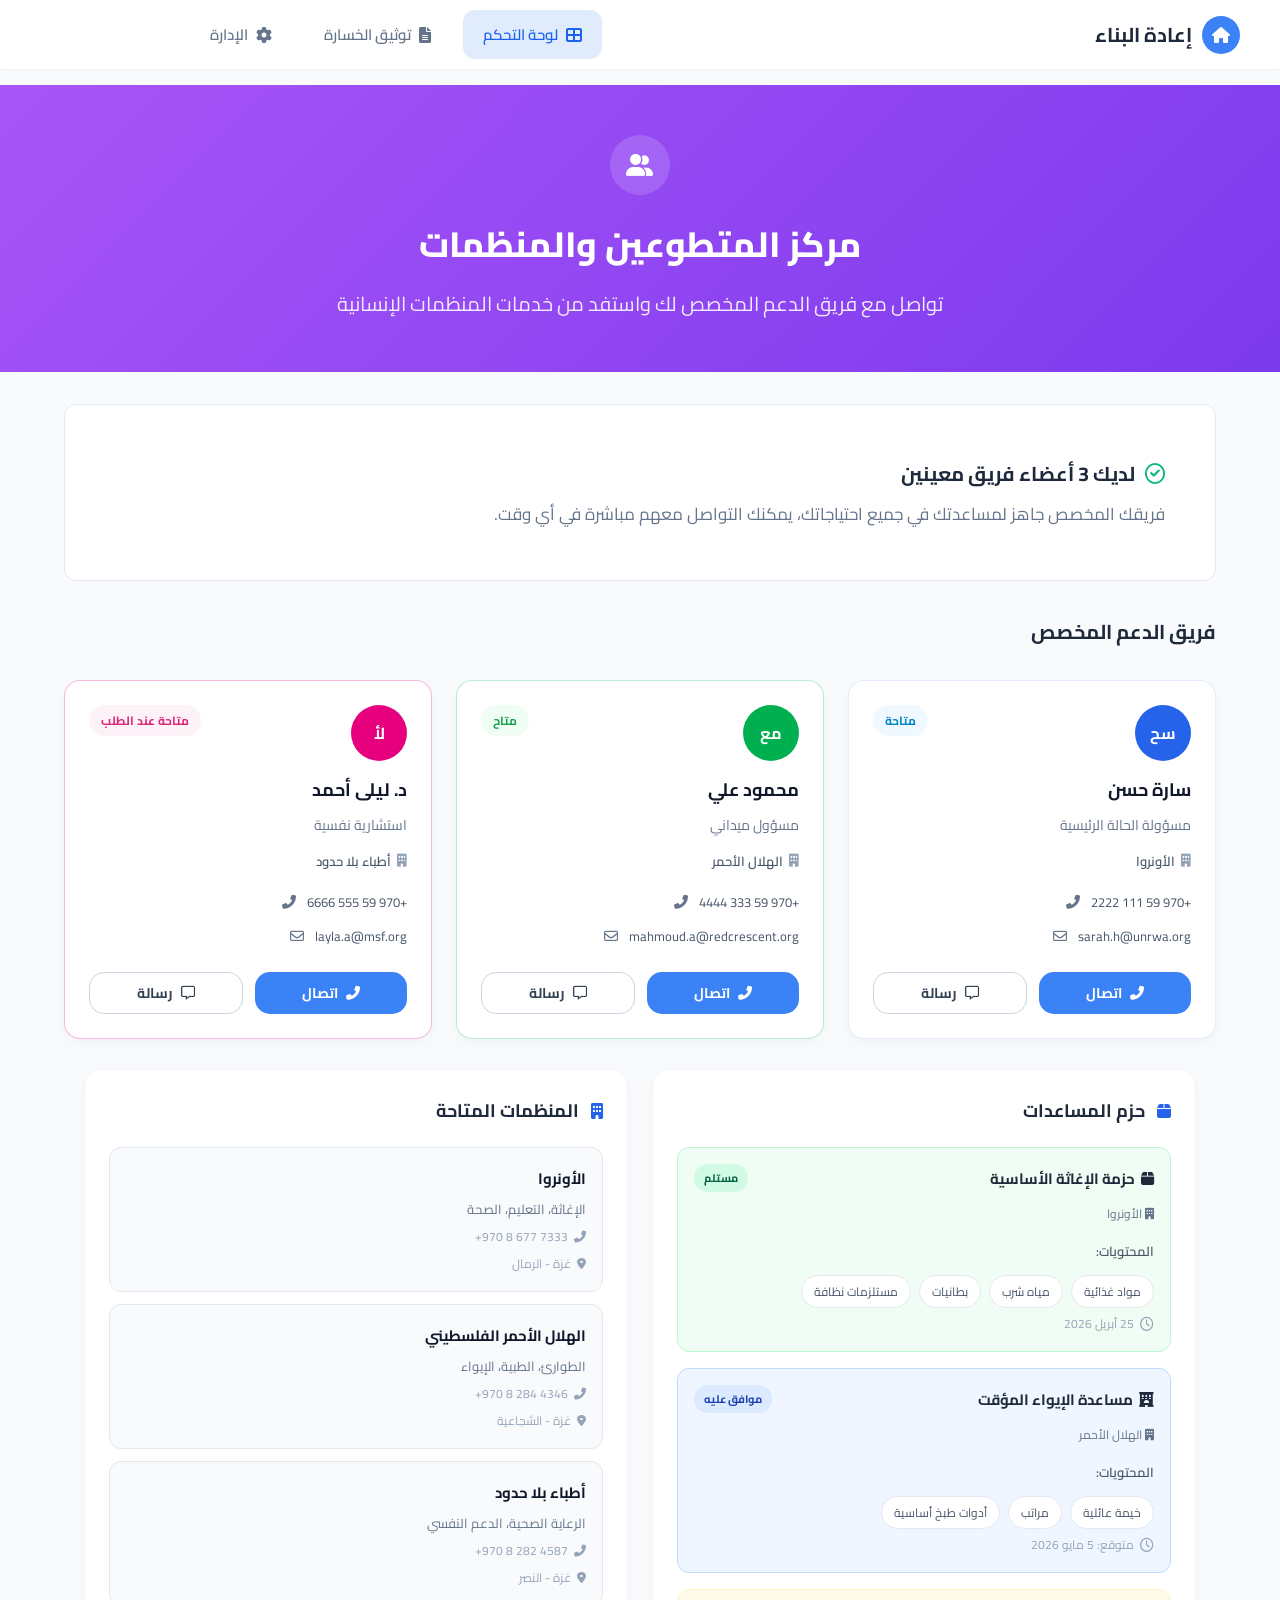
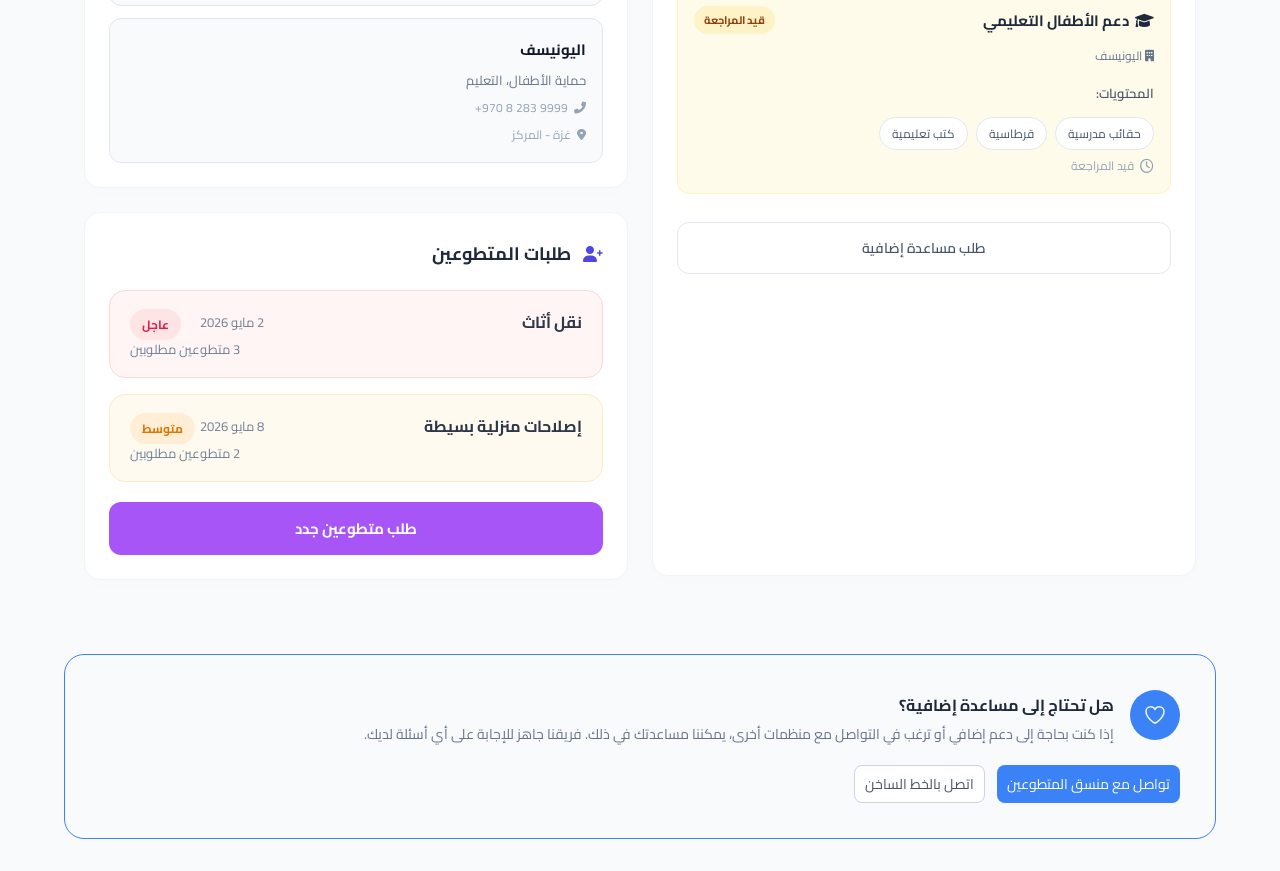
<file: Frontend/html pages/volunteers.html>
<!DOCTYPE html>
<html lang="ar" dir="rtl">
<head>
    <meta charset="UTF-8">
    <meta name="viewport" content="width=device-width, initial-scale=1.0">
    <title>مركز المتطوعين والمنظمات - إعادة البناء</title>
    <link href="https://fonts.googleapis.com/css2?family=Cairo:wght@400;600;700;800&display=swap" rel="stylesheet">
    <link rel="stylesheet" href="https://cdnjs.cloudflare.com/ajax/libs/font-awesome/6.0.0/css/all.min.css">
    <link rel="stylesheet" href="../Css/volunteers.css">
    <link rel="stylesheet" href="../Css/header.css">
</head>
<body>
    <header class="rb-main-header">
        <div class="rb-header-container">
            <a href="index.html" class="rb-logo-wrapper">
                <div class="rb-logo-icon">
                    <i class="fas fa-home"></i>
                </div>
                <span class="rb-logo-text">إعادة البناء</span>
            </a>
            <button class="rb-menu-toggle" id="rbMenuToggle" aria-label="قائمة التنقل">
                <span></span>
                <span></span>
                <span></span>
            </button>
            <div class="rb-overlay" id="rbOverlay"></div>

            <nav class="rb-nav-box" id="rbNavBox">
                <ul class="rb-nav-list">
                    <li>
                        <a href="../html pages/dashboard.html" class="rb-nav-link rb-active">
                            <i class="fas fa-th-large"></i> لوحة التحكم
                        </a>
                    </li>
                    <li>
                        <a href="./document-loss.html" class="rb-nav-link">
                            <i class="fas fa-file-alt"></i> توثيق الخسارة
                        </a>
                    </li>
                    <li>
                        <a href="./admin-dashboard.html" class="rb-nav-link">
                            <i class="fas fa-cog"></i> الإدارة
                        </a>
                    </li>
                </ul>
            </nav>
            <div class="rb-header-left"></div>
        </div>
    </header>

    <div class="volunteers-hero-banner">
        <div class="hero-users-icon">
            <i class="fas fa-user-friends"></i>
        </div>
        <h1>مركز المتطوعين والمنظمات</h1>
        <p>تواصل مع فريق الدعم المخصص لك واستفد من خدمات المنظمات الإنسانية</p>
    </div>

    <div class="dashboard-wrapper">
        <div class="alert-info-box">
            <div class="alert-header">
                <i class="far fa-check-circle check-icon"></i>
                <strong>لديك 3 أعضاء فريق معينين</strong>
            </div>
            <p>فريقك المخصص جاهز لمساعدتك في جميع احتياجاتك، يمكنك التواصل معهم مباشرة في أي وقت.</p>
        </div>

        <h2 class="section-main-title">فريق الدعم المخصص</h2>

        <div class="support-team-grid">
            <div class="member-card border-blue">
                <div class="card-top-header">
                    <div class="member-avatar-circle bg-blue">سح</div>
                    <span class="status-pill blue-pill">متاحة</span>
                </div>
                <div class="member-info-content">
                    <h3 class="member-name">سارة حسن</h3>
                    <p class="member-role">مسؤولة الحالة الرئيسية</p>
                    <span class="member-org"><i class="fas fa-building"></i> الأونروا</span>
                    <div class="member-contact-info">
                        <div class="contact-item"><span class="direction-ltr">2222 111 59 970+</span> <i class="fas fa-phone-alt"></i></div>
                        <div class="contact-item"><span>sarah.h@unrwa.org</span> <i class="far fa-envelope"></i></div>
                    </div>
                </div>
                <div class="card-actions-row">
                    <button class="btn-action-call"><i class="fas fa-phone-alt"></i> اتصال</button>
                    <button class="btn-action-msg"><i class="far fa-comment-alt"></i> رسالة</button>
                </div>
            </div>

            <div class="member-card border-green">
                <div class="card-top-header">
                    <div class="member-avatar-circle bg-green">مع</div>
                    <span class="status-pill green-pill">متاح</span>
                </div>
                <div class="member-info-content">
                    <h3 class="member-name">محمود علي</h3>
                    <p class="member-role">مسؤول ميداني</p>
                    <span class="member-org"><i class="fas fa-building"></i> الهلال الأحمر</span>
                    <div class="member-contact-info">
                        <div class="contact-item"><span class="direction-ltr">4444 333 59 970+</span> <i class="fas fa-phone-alt"></i></div>
                        <div class="contact-item"><span>mahmoud.a@redcrescent.org</span> <i class="far fa-envelope"></i></div>
                    </div>
                </div>
                <div class="card-actions-row">
                    <button class="btn-action-call"><i class="fas fa-phone-alt"></i> اتصال</button>
                    <button class="btn-action-msg"><i class="far fa-comment-alt"></i> رسالة</button>
                </div>
            </div>

            <div class="member-card border-pink">
                <div class="card-top-header">
                    <div class="member-avatar-circle bg-pink">لأ</div>
                    <span class="status-pill pink-pill">متاحة عند الطلب</span>
                </div>
                <div class="member-info-content">
                    <h3 class="member-name">د. ليلى أحمد</h3>
                    <p class="member-role">استشارية نفسية</p>
                    <span class="member-org"><i class="fas fa-building"></i> أطباء بلا حدود</span>
                    <div class="member-contact-info">
                        <div class="contact-item"><span class="direction-ltr">6666 555 59 970+</span> <i class="fas fa-phone-alt"></i></div>
                        <div class="contact-item"><span>layla.a@msf.org</span> <i class="far fa-envelope"></i></div>
                    </div>
                </div>
                <div class="card-actions-row">
                    <button class="btn-action-call"><i class="fas fa-phone-alt"></i> اتصال</button>
                    <button class="btn-action-msg"><i class="far fa-comment-alt"></i> رسالة</button>
                </div>
            </div>
        </div>

        <div class="bottom-layout-grid">
            <div class="packages-side">
                <div class="white-section-card">
                    <div class="section-card-header">
                        <i class="fas fa-box text-blue"></i>
                        <h3>حزم المساعدات</h3>
                    </div>

                    <div class="package-item-box bg-light-green">
                        <div class="package-top-flex">
                            <div class="pack-title-group">
                                <h4><i class="fas fa-box text-green-dark"></i>حزمة الإغاثة الأساسية</h4>
                                <span class="pack-sub"><i class="fas fa-building"></i> الأونروا</span>
                            </div>
                            <span class="pack-badge green-badge">مستلم</span>
                        </div>
                        <div class="pack-contents">
                            <span class="content-tag">مواد غذائية</span>
                            <span class="content-tag">مياه شرب</span>
                            <span class="content-tag">بطانيات</span>
                            <span class="content-tag">مستلزمات نظافة</span>
                        </div>
                        <div class="pack-date"><i class="far fa-clock"></i> 25 أبريل 2026</div>
                    </div>

                    <div class="package-item-box bg-light-blue">
                        <div class="package-top-flex">
                            <div class="pack-title-group">
                                <h4><i class="fas fa-hotel text-blue-dark"></i>مساعدة الإيواء المؤقت </h4>
                                <span class="pack-sub"><i class="fas fa-building"></i> الهلال الأحمر</span>
                            </div>
                            <span class="pack-badge blue-badge">موافق عليه</span>
                        </div>
                        <div class="pack-contents">
                            <span class="content-tag">خيمة عائلية</span>
                            <span class="content-tag">مراتب</span>
                            <span class="content-tag">أدوات طبخ أساسية</span>
                        </div>
                        <div class="pack-date"><i class="far fa-clock"></i> متوقع: 5 مايو 2026</div>
                    </div>

                    <div class="package-item-box bg-light-orange">
                        <div class="package-top-flex">
                            <div class="pack-title-group">
                                <h4><i class="fas fa-graduation-cap text-orange-dark"></i>دعم الأطفال التعليمي</h4>
                                <span class="pack-sub"><i class="fas fa-building"></i> اليونيسف</span>
                            </div>
                            <span class="pack-badge orange-badge">قيد المراجعة</span>
                        </div>
                        <div class="pack-contents">
                            <span class="content-tag">حقائب مدرسية</span>
                            <span class="content-tag">قرطاسية</span>
                            <span class="content-tag">كتب تعليمية</span>
                        </div>
                        <div class="pack-date"><i class="far fa-clock"></i> قيد المراجعة</div>
                    </div>

                    <button class="btn-request-more">طلب مساعدة إضافية</button>
                </div>
            </div>

            <div class="organizations-side">
                <div class="white-section-card">
                    <div class="section-card-header">
                        <i class="fas fa-building text-blue"></i>
                        <h3>المنظمات المتاحة</h3>
                    </div>

                    <div class="org-list-wrapper">
                        <div class="org-list-item">
                            <div class="org-item-text">
                                <strong>الأونروا</strong>
                                <span class="org-desc">الإغاثة، التعليم، الصحة</span>
                                <span class="org-meta"><i class="fas fa-phone-alt"></i> 7333 677 8 970+</span>
                                <span class="org-meta"><i class="fas fa-map-marker-alt"></i> غزة - الرمال</span>
                            </div>
                        </div>
                        <div class="org-list-item">
                            <div class="org-item-text">
                                <strong>الهلال الأحمر الفلسطيني</strong>
                                <span class="org-desc">الطوارئ، الطبية، الإيواء</span>
                                <span class="org-meta"><i class="fas fa-phone-alt"></i> 4346 284 8 970+</span>
                                <span class="org-meta"><i class="fas fa-map-marker-alt"></i> غزة - الشجاعية</span>
                            </div>
                        </div>
                        <div class="org-list-item">
                            <div class="org-item-text">
                                <strong>أطباء بلا حدود</strong>
                                <span class="org-desc">الرعاية الصحية، الدعم النفسي</span>
                                <span class="org-meta"><i class="fas fa-phone-alt"></i> 4587 282 8 970+</span>
                                <span class="org-meta"><i class="fas fa-map-marker-alt"></i> غزة - النصر</span>
                            </div>
                        </div>
                        <div class="org-list-item">
                            <div class="org-item-text">
                                <strong>اليونيسف</strong>
                                <span class="org-desc">حماية الأطفال، التعليم</span>
                                <span class="org-meta"><i class="fas fa-phone-alt"></i> 9999 283 8 970+</span>
                                <span class="org-meta"><i class="fas fa-map-marker-alt"></i> غزة - المركز</span>
                            </div>
                        </div>
                    </div>
                </div>

                <div class="white-section-card mt-24">
                    <div class="section-card-header">
                        <i class="fas fa-user-plus text-purple"></i>
                        <h3>طلبات المتطوعين</h3>
                    </div>
                    
                    <div class="volunteer-req-list">
                        <div class="v-req-item border-left-red">
                            <div class="v-req-info">
                                <strong>نقل أثاث <span class="v-date">2 مايو 2026</span></strong>
                                <small>3 متطوعين مطلوبين</small>
                            </div>
                            <span class="req-badge-urgency red-urg">عاجل</span>
                        </div>

                        <div class="v-req-item border-left-orange">
                            <div class="v-req-info">
                                <strong>إصلاحات منزلية بسيطة <span class="v-date">8 مايو 2026</span></strong>
                                <small>2 متطوعين مطلوبين</small>
                            </div>
                            <span class="req-badge-urgency orange-urg">متوسط</span>
                        </div>
                    </div>

                    <button class="btn-submit-volunteer">طلب متطوعين جدد</button>
                </div>
            </div>
        </div>

        <footer class="help-footer-banner">
            <div class="help-footer-right">
                <div class="help-footer-icon"> 
                    <svg xmlns="http://www.w3.org/2000/svg" fill="none" viewBox="0 0 24 24" stroke-width="1.5" stroke="currentColor" class="heart-icon">
                        <path stroke-linecap="round" stroke-linejoin="round" d="M21 8.25c0-2.485-2.099-4.5-4.688-4.5-1.935 0-3.597 1.126-4.312 2.733-.715-1.607-2.377-2.733-4.313-2.733C5.1 3.75 3 5.765 3 8.25c0 7.22 9 12 9 12s9-4.78 9-12Z" />
                    </svg>
                </div>
                <div class="help-footer-text">
                    <h3>هل تحتاج إلى مساعدة إضافية؟</h3>
                    <p>إذا كنت بحاجة إلى دعم إضافي أو ترغب في التواصل مع منظمات أخرى، يمكننا مساعدتك في ذلك. فريقنا جاهز للإجابة على أي أسئلة لديك.</p>
                </div>
            </div>
            <div class="help-footer-buttons">
                <button class="btn-solid-blue-footer">تواصل مع منسق المتطوعين</button>
                <button class="btn-outline-dark">اتصل بالخط الساخن</button>
            </div>
        </footer>
    </div>
    <script src="../js/main.js"></script>
</body>
</html>
</file>
<file: Frontend/Css/admin-style.css>
/* هان عرفنا متغيرات الألوان    */
:root {
    --primary-blue: #3b82f6;
    --primary-purple: #a855f7;
    --card-green: #22c55e;
    --card-orange: #f59e0b;
    --card-red: #ef4444;
    --bg-light: #f8fafc;
    --text-dark: #1e293b;
    --text-muted: #64748b;
    --white: #ffffff;
    --container-width: 900px;
    --border-light: #f1f5f9;
}
/* تصفير المسافات*/
* {
    margin: 0;
    padding: 0;
    box-sizing: border-box;
}
/* تجهيز خلفية الصفحة ونوع الخط  و القراءة من اليمين لليسار (يعني عربي) */
body {
    font-family: 'Cairo', sans-serif;
    background-color: var(--bg-light);
    color: var(--text-dark);
    direction: rtl;
}
/* المربع الكبير اللي لامة كل حاجة في الصفحة ومحطوط بالنص */
.dashboard-wrapper {
    max-width: 1500px;
    margin: 0 auto 50px auto;
    padding: 0 25px;
}
/* تنسيق عنوان الصفحة والوصف  اللي تحته */
.admin-page-title {
    margin-bottom: 30px;
}

.admin-page-title h1 {
    font-size: 24px;
    font-weight: 700;
    color: #1e293b;
    margin-bottom: 5px;
}

.admin-page-title p {
    font-size: 14px;
    color: #64748b;
}
/*   : تصف الصناديق جنب بعض وبتنزل سطر تلقائي لو فتحت على الموبايل */
.stats-cards-grid {
    display: grid;
    grid-template-columns: repeat(auto-fit, minmax(240px, 1fr));
    gap: 20px;
    padding: 10px 0;
}
/* الشكل الموحد للصناديق الأربعة ويتكون الخلفية بيضة و الحواف دائرية والظل خفيف) */
.stat-mini-card {
    background-color: #ffffff;
    border-radius: 12px;
    padding: 24px;
    display: flex;
    flex-direction: column;
    align-items: flex-start; 
    justify-content: flex-start;
    min-height: 180px;
    box-shadow: 0 1px 3px rgba(0, 0, 0, 0.02), 0 1px 2px rgba(0, 0, 0, 0.04);
    transition: transform 0.2s ease, box-shadow 0.2s ease;
}
/* تأثير بسيط برفع الصندوق لفوق شوي ويعطيه ظل لما احط الماوس عليه */
.stat-mini-card:hover {
    transform: translateY(-2px);
    box-shadow: 0 4px 12px rgba(0, 0, 0, 0.05);
}

.stat-icon-row {
    margin-bottom: 16px; 
    align-self: flex-start; 
}
/* الدائرة أو المربع الصغير الي لافف الايقونة جوا الصندوق */
.stat-icon-bg {
    width: 44px;
    height: 44px;
    border-radius: 10px;
    display: flex;
    align-items: center;
    justify-content: center;
    font-size: 18px;
}
/* النص الموجود في الصندوق وهو العنوان، الرقم الكبير، والنص  الصغير */
.stat-label {
    font-size: 14px;
    color: #64748b;
    font-weight: 600;
    margin-bottom: 8px;
    display: block;
}

.stat-number {
    font-size: 28px;
    font-weight: 700;
    color: #0f172a;
    margin: 0 0 6px 0;
    line-height: 1;
}

.stat-subtext {
    font-size: 12px;
    font-weight: 600;
    margin-top: auto; 
}
/* الألوان الخاصة بالصندوق الأزرق */
.stat-mini-card.border-blue {
    border: 1px solid #2564eb73;
}
.stat-mini-card.border-blue .stat-icon-bg {
    background-color: #eff6ff;
}
.text-blue { color: #64748b !important; }
/* الألوان الخاصة بالصندوق البرتقالي */
.stat-mini-card.border-orange {
    border: 1px solid #d9770680 ;
}
.stat-mini-card.border-orange .stat-icon-bg {
    background-color: #fffbeb;
}
.text-orange { color: #d97706 !important; }
.text-red { color: #64748b !important; }
/* الألوان الخاصة بالصندوق الأخضر */
.stat-mini-card.border-green {
    border: 1px solid #16a34a7e;
}
.stat-mini-card.border-green .stat-icon-bg {
    background-color: #f0fdf4;
}
.text-green { color: #64748b !important; }
/* الألوان الخاصة بالصندوق البنفسجي */
.stat-mini-card.border-purple {
    border: 1px solid #9333ea;
}
.stat-mini-card.border-purple .stat-icon-bg {
    background-color: #faf5ff;
}
.text-purple { color: #64748b !important; }
/* تنسيق الصندوق الأبيض الكبير اللي محطوط فيه الجدول  */
.admin-table-section {
    background-color: #ffffff;
    border-radius: 16px;
    padding: 24px;
    box-shadow: 0 4px 20px rgba(0, 0, 0, 0.02);
}
/* عمل العناصر على سطر واحد*/
.table-header-controls {
    display: flex;
    justify-content: space-between;
    align-items: center;
    margin-bottom: 24px;
}

.table-title {
    font-size: 22px;
    font-weight: 700;
    color: #1e293b;
    margin: 0;
}

.controls-left-side {
    display: flex;
    align-items: center;
    gap: 12px;
}
/* تصميم مربع البحث */
.search-input-wrapper {
    position: relative;
}

.search-input-wrapper input {
    padding: 10px 16px 10px 40px;
    border: 1px solid #e2e8f0;
    border-radius: 10px;
    font-size: 14px;
    width: 240px;
    background-color: #f8fafc;
    color: #334155;
    outline: none;
    transition: border-color 0.2s;
}
/* تغيير لون حواف مربع البحث لما اضغط جواته عشان يوضح للمستخدم إنه بكتب فيه */
.search-input-wrapper input:focus {
    border-color: #3b82f6;
}
/* ضبط العدسة داخل المربع */
.search-table-icon {
    position: absolute;
    top: 50%;
    left: 14px;
    transform: translateY(-50%);
    color: #94a3b8;
    font-size: 14px;
}
/* تصميم قائمة الاختيارات  */
.table-dropdown {
    padding: 10px 16px;
    border: 1px solid #e2e8f0;
    border-radius: 10px;
    background-color: #ffffff;
    color: #334155;
    font-size: 14px;
    cursor: pointer;
    outline: none;
}
/* تصميم زر التصدير الازرق  */
.btn-export-data {
    background-color: #3b82f6;
    color: #ffffff;
    border: none;
    padding: 10px 20px;
    border-radius: 10px;
    font-size: 14px;
    font-weight: 600;
    display: flex;
    align-items: center;
    gap: 8px;
    cursor: pointer;
    transition: background-color 0.2s;
}

.btn-export-data:hover {
    background-color: #2563eb;
}
/* منع الجدول من الخروج عن الشاشة في الموبايل */
.responsive-table-wrapper {
    overflow-x: auto;
    border: 1px solid #f1f5f9;
    border-radius: 12px;
}
/* ستايل الجدول والمسافات بين الكلام    */
.data-table-main {
    width: 100%;
    border-collapse: collapse;
    text-align: right;
    font-size: 14px;
}

.data-table-main thead tr {
    background-color: #f8fafc;
}

.data-table-main th {
    padding: 16px;
    color: #64748b;
    font-weight: 600;
    font-size: 13px;
    border-bottom: 1px solid #edf2f7;
}

.data-table-main td {
    padding: 16px;
    border-bottom: 1px solid #f1f5f9;
    color: #475569;
}

.data-table-main tbody tr:last-child td {
    border-bottom: none;
}

.text-muted {
    color: #94a3b8 !important;
}

.text-dark-bold {
    color: #1e293b;
    font-weight: 700;
}
/* الاشارات الملونة اللي بتعرض حالة الطلب في الجدول */
.tbl-badge {
    padding: 6px 14px;
    border-radius: 12px;
    font-size: 13px;
    font-weight: 600;
    display: inline-block;
    text-align: center;
}
/* ألوان الاشارات للحالات  أخضر للمتحقق، برتقالي للمتوسط*/
.badge-green-solid {
    background-color: #e6fcf5;
    color: #0ca678;
}

.badge-blue-solid {
    background-color: #e7f5ff;
    color: #1c7ed6;
}

.badge-yellow-solid {
    background-color: #fff9db;
    color: #f59f00;
}

.badge-red-solid {
    background-color: #fff5f5;
    color: #f03e3e;
}

.badge-orange-solid {
    background-color: #fff4e6;
    color: #f76707;
}

.badge-gray-solid {
    background-color: #f1f3f5;
    color: #868e96;
}
/* زر العين الموجود بآخر كل سطر بالجدول  */
.btn-table-view {
    background: none;
    border: none;
    color: #3b82f6;
    font-size: 16px;
    transition: transform 0.15s;
}
/* تكبير  للزر عند وضع الماوس عليه*/
.btn-table-view:hover {
    transform: scale(1.15);
}

.table-pagination-footer {
    display: flex;
    justify-content: space-between;
    align-items: center;
    margin-top: 24px;
}

.pagination-info {
    font-size: 13px;
    color: #64748b;
}

.pagination-buttons {
    display: flex;
    gap: 8px;
}
/* تصميم أزرار الصفحات 1، 2، 3 والأسهم) */
.btn-page-nav, .btn-page-num {
    background-color: #ffffff;
    border: 1px solid #e2e8f0;
    padding: 8px 14px;
    border-radius: 8px;
    font-size: 13px;
    color: #475569;
    cursor: pointer;
    font-weight: 600;
    transition: all 0.15s;
}

.btn-page-nav:hover, .btn-page-num:hover {
    background-color: #f8fafc;
    border-color: #cbd5e1;
}
/* زر الصفحة اللي ضاغط عليها المستخدم تضوي أزرق */
.btn-page-num.active {
    background-color: #3b82f6;
    color: #ffffff;
    border-color: #3b82f6;
}
/* توزيع الصندوقين اللي تحت في آخر الصفحة وخلاهم جنب بعض    */
.admin-bottom-layout {
    display: flex;
    gap: 20px;
    padding: 10px 0;
}

.bottom-card-side {
    flex: 1; 
    display: flex;
}
/* تصميم الصندوق الأبيض الي موجود فيه قسم الإشعارات والإجراءات */
.white-box-card {
    background-color: #ffffff;
    border: 1px solid #e2e8f0;
    border-radius: 12px;
    padding: 24px;
    box-shadow: 0 1px 3px rgba(0, 0, 0, 0.01), 0 1px 2px rgba(0, 0, 0, 0.03); 
    width: 100%;
}

.box-card-title {
    font-size: 16px;
    font-weight: 700;
    color: #1e293b;
    margin: 0;
}
/* ترتيب قائمة الأنشطة الأخيرة على شكل خط  */
.activity-timeline-wrapper {
    display: flex;
    flex-direction: column;
    gap: 16px;
    margin-top: 20px;
}

.activity-item {
    display: flex;
    align-items: flex-start;
    gap: 12px;
}
/* تصميم النقاط الدائرية  الملونة جنب كل إشعار */
.activity-dot {
    width: 8px;
    height: 8px;
    border-radius: 50%;
    margin-top: 6px; 
    flex-shrink: 0;
}

.dot-green { background-color: #16a34a; } 
.dot-blue { background-color: #3b82f6; }
.dot-purple { background-color: #9333ea; } 

.activity-txt {
    display: flex;
    flex-direction: column;
    gap: 2px;
}

.activity-txt strong {
    font-size: 13.5px;
    font-weight: 600;
    color: #1e293b;
    line-height: 1.4;
}

.activity-txt small {
    font-size: 11px;
    font-weight: 600;
    color: #cbd5e1;
}

.box-card-header-flex {
    display: flex;
    align-items: center;
    gap: 8px;
    margin-bottom: 20px;
}

.box-card-header-flex .text-orange {
    font-size: 16px;
    color: #f59f00; 
}
/* قائمة التنبيهات  */
.urgent-actions-list {
    display: flex;
    flex-direction: column;
    gap: 12px;
}
/* المربع الملون  اللي موحود فيه التنبيه  */
.urgent-action-box {
    border-radius: 8px;
    padding: 12px 16px;
    display: flex;
    justify-content: space-between; 
    align-items: center;
}

.bg-light-red {
    background-color: #fff5f5; 
}

.bg-light-orange {
    background-color: #fffbeb; 
}

.urgent-box-left {
    display: flex;
    flex-direction: column;
    gap: 2px;
}

.urgent-box-left strong {
    font-size: 13.5px;
    font-weight: 600;
    color: #1e293b;
}

.urgent-box-left small {
    font-size: 11px;
    font-weight: 600;
    color: #64748b; 
}

.urgency-badge {
    padding: 4px 10px;
    border-radius: 4px;
    font-size: 11px;
    font-weight: 700;
}

.red-badge {
    background-color: #fee2e2;
    color: #ef4444;           
}

.orange-badge {
    background-color: #fef3c7;
    color: #f97316;           
}
/* لما تنزل الشاشة لحجم التابلت أو اللاب توب الصغير العناصر بتصير فوق بعض عشان ما تطلع من الشاشة */
@media (max-width: 992px) {
    .dashboard-wrapper {
        padding: 0 16px;
        margin-bottom: 30px;
    }

    .admin-page-title {
        margin-bottom: 20px;
    }
    
    .admin-page-title h1 {
        font-size: 20px !important;
    }

    .table-header-controls {
        flex-direction: column;
        align-items: flex-start !important;
        gap: 16px;
    }

    .controls-left-side {
        width: 100%;
        flex-direction: column;
        align-items: stretch !important;
        gap: 12px;
    }

    .search-input-wrapper input {
        width: 100% !important;
    }

    .table-dropdown, .btn-export-data {
        width: 100%;
        justify-content: center; 
    }

    .admin-bottom-layout {
        flex-direction: column !important;
        gap: 20px;
    }

    .bottom-card-side {
        width: 100%;
    }
    
    .white-box-card {
        padding: 16px !important;
    }
}
/* لما افتح الصفحة من جوال صغير  بنصغر الخطوط وبنخلي الصناديق بالطول بدل العرض */
@media (max-width: 576px) {
    .stats-cards-grid {
        grid-template-columns: 1fr !important; 
        gap: 16px;
    }

    .stat-mini-card {
        min-height: auto;
        padding: 16px !important;
    }

    .stat-number {
        font-size: 24px !important;
    }

    .urgent-action-box {
        flex-direction: column;
        align-items: flex-start !important;
        gap: 12px;
        padding: 12px !important;
    }

    .urgency-badge {
        align-self: flex-end; 
    }

    .table-pagination-footer {
        flex-direction: column;
        gap: 16px;
        text-align: center;
    }

    .pagination-buttons {
        width: 100%;
        justify-content: center;
    }
    
    .btn-page-nav, .btn-page-num {
        padding: 6px 12px !important;
        font-size: 12px !important;
    }
}
</file>
<file: Frontend/Css/header.css>
@import url('https://fonts.googleapis.com/css2?family=Cairo:wght@400;600;700&display=swap');

body {
    padding-top: 85px !important; 
}

.rb-main-header {
    background-color: #ffffff;
    width: 100%;
    height: 70px;
    position: fixed;
    top: 0;
    left: 0;
    right: 0;
    z-index: 9999;
    box-shadow: 0 2px 12px rgba(0, 0, 0, 0.02);
    border-bottom: 1px solid #f0f4f8;
    font-family: 'Cairo', sans-serif;
    direction: rtl;
    display: flex;
    align-items: center;
}

.rb-header-container {
    width: 100%;
    max-width: 1440px;
    margin: 0 auto;
    padding: 0 40px;
    display: flex;
    justify-content: space-between; 
    align-items: center;
}

.rb-logo-wrapper {
    display: flex;
    align-items: center;
    gap: 10px;
    text-decoration: none;
}

.rb-logo-text {
    font-size: 20px;
    font-weight: 700;
    color: #1e293b;
}

.rb-logo-icon {
    background-color: #3b82f6; 
    color: #ffffff;
    width: 38px;
    height: 38px;
    border-radius: 50%; 
    display: flex;
    align-items: center;
    justify-content: center;
    font-size: 16px;
}

.rb-nav-box {
    display: flex;
    justify-content: flex-end;
    flex-grow: 1;
}

.rb-nav-list {
    display: flex;
    align-items: center;
    gap: 12px;
    list-style: none;
    margin: 0;
    padding: 0;
}

.rb-nav-link {
    text-decoration: none;
    color: #64748b; 
    font-size: 15px;
    font-weight: 600;
    padding: 10px 20px;
    border-radius: 12px; 
    display: flex;
    align-items: center;
    gap: 8px;
    transition: all 0.2s ease;
}

.rb-nav-link i {
    font-size: 16px;
}

.rb-nav-link:hover {
    color: #3b82f6;
    background-color: #f8fafc;
}

.rb-nav-link.rb-active {
    background-color: #e0ecfb; 
    color: #1d63ed; 
}

.rb-header-left {
    width: 150px; 
}

.rb-menu-toggle {
    display: none;
    flex-direction: column;
    justify-content: space-between;
    width: 24px;
    height: 18px;
    background: transparent;
    border: none;
    cursor: pointer;
    z-index: 10000;
    padding: 0;
}

.rb-menu-toggle span {
    width: 100%;
    height: 3px;
    background-color: #1e293b;
    border-radius: 2px;
    transition: all 0.3s ease;
}

.rb-overlay {
    position: fixed;
    top: 0;
    left: 0;
    right: 0;
    bottom: 0;
    background-color: rgba(0, 0, 0, 0.4);
    z-index: 9997;
    opacity: 0;
    pointer-events: none;
    transition: opacity 0.3s ease;
}

.rb-overlay.open {
    opacity: 1;
    pointer-events: auto;
}

@media (max-width: 768px) {
    .rb-header-container {
        padding: 0 16px;
    }

    .rb-logo-text {
        font-size: 18px; 
    }

    .rb-header-left {
        display: none;
    }

    .rb-menu-toggle {
        display: flex;
    }

    .rb-menu-toggle.open span:nth-child(1) {
        transform: translateY(7.5px) rotate(45deg);
    }
    
    .rb-menu-toggle.open span:nth-child(2) {
        opacity: 0;
    }
    
    .rb-menu-toggle.open span:nth-child(3) {
        transform: translateY(-7.5px) rotate(-45deg);
    }

    .rb-nav-box {
        position: fixed;
        top: 0;
        left: -280px; 
        width: 280px;
        height: 100vh;
        background-color: #ffffff;
        box-shadow: 4px 0 25px rgba(0, 0, 0, 0.15);
        z-index: 9998;
        transition: left 0.3s ease-in-out;
        display: block;
        padding: 90px 20px 20px 20px;
    }

    .rb-nav-box.open {
        left: 0;
    }

    .rb-nav-list {
        flex-direction: column;
        align-items: stretch;
        gap: 10px;
    }

    .rb-nav-link {
        padding: 14px 16px;
        font-size: 14px;
        width: 100%;
        justify-content: flex-start;
    }
}
</file>
<file: Frontend/Css/community.css>
:root {
    --primary-blue: #3b82f6;
    --card-pink: #ed217c;
    --card-green: #00b67a;
    --bg-light: #f8fafc;
    --text-dark: #1e293b;
    --text-muted: #64748b;
    --white: #ffffff;
    --container-width: 900px;
    --notice-red: #ef4444;
    --border-light: #f1f5f9;
}

* {
    margin: 0;
    padding: 0;
    box-sizing: border-box;
}

body {
    font-family: 'Cairo', sans-serif;
    background-color: var(--bg-light);
    color: var(--text-dark);
    direction: rtl;
}

.dashboard-wrapper {
    max-width: 1000px;
    margin: 0 auto 50px auto;
    padding: 0 25px;
}

.community-hero-banner {
    background: linear-gradient(180deg, #2563eb, #1d4ed8);
    width: 100%;
    padding: 55px 30px;
    text-align: center;
    color: white;
    margin-bottom: 25px;
}

.hero-bell-icon {
    width: 70px;
    height: 70px;
    background: rgba(255, 255, 255, 0.15);
    border-radius: 50%;
    display: flex;
    align-items: center;
    justify-content: center;
    font-size: 22px;
    margin: 20px auto 12px auto;
}

.community-hero-banner h1 {
    font-size: 30px;
    font-weight: 700;
    margin-bottom: 8px;
    margin-top: 15px;
}

.community-hero-banner p {
    font-size: 18px;
    opacity: 0.9;
}

.search-filter-section {
    background: var(--white);
    border: 1px solid var(--border-light);
    border-radius: 20px;
    padding: 20px;
    margin-bottom: 25px;
}

.search-bar-row {
    display: flex;
    gap: 12px;
    margin-bottom: 15px;
}

.search-bar-row input {
    flex: 1;
    border: 1px solid #e2e8f0;
    background-color: #f8fafc;
    padding: 12px 18px;
    border-radius: 12px;
    font-size: 14px;
    outline: none;
}

.btn-search {
    background: var(--primary-blue);
    color: white;
    border: none;
    padding: 0 15px;
    border-radius: 12px;
    font-weight: 600;
    cursor: pointer;
}

.filter-tags-row {
    display: flex;
    gap: 10px;
    flex-wrap: wrap;
}

.filter-tag {
    background: #f1f5f9;
    color: var(--text-muted);
    border: none;
    padding: 6px 16px;
    border-radius: 20px;
    font-size: 13px;
    font-weight: 600;
    cursor: pointer;
    transition: 0.2s;
}

.filter-tag:hover {
    background: #e2e8f0;
}

.filter-tag.active {
    background: var(--primary-blue);
    color: white;
}

.create-post-card {
    background-color: #f0fdf4; 
    border: 1px solid #bbf7d0; 
    border-radius: 16px;
    padding: 24px;
    display: flex;
    flex-direction: column;
    gap: 16px;
    box-shadow: 0 4px 12px rgba(0, 0, 0, 0.01);
}

.post-card-title {
    display: flex;
    align-items: center;
    gap: 8px;
    font-size: 18px;
    font-weight: 700;
    color: #1e293b;
}

.post-card-title i.heart-green {
    color: #10b981;
}

.create-post-card textarea {
    width: 100%;
    min-height: 100px;
    border: 1px solid #e2e8f0;
    border-radius: 12px;
    padding: 16px;
    font-size: 15px;
    color: #334155;
    background-color: #f8fafc; 
    resize: none; 
    outline: none;
    transition: all 0.2s ease-in-out;
}

.create-post-card textarea:focus {
    border-color: #10b981;
    background-color: #ffffff;
    box-shadow: 0 0 0 3px rgba(16, 185, 129, 0.1);
}

.create-post-card textarea::placeholder {
    color: #94a3b8;
}

.post-footer-actions {
    display: flex;
    justify-content: space-between; 
    align-items: center;
    width: 100%;
    margin-top: 4px;
}

.btn-location-trigger {
    background: none;
    border: none;
    color: #64748b; 
    font-size: 14px;
    font-weight: 600;
    display: flex;
    align-items: center;
    gap: 6px;
    cursor: pointer;
    padding: 6px 12px;
    border-radius: 8px;
    transition: all 0.2s ease;
}

.btn-location-trigger:hover {
    color: #334155;
    background-color: #f1f5f9;
}

.btn-submit-post {
    background-color: #3b82f6; 
    color: #ffffff;
    border: none;
    padding: 8px 24px;
    border-radius: 10px;
    font-size: 14px;
    font-weight: 600;
    cursor: pointer;
    transition: background-color 0.2s ease-in-out;
}

.btn-submit-post:hover {
    background-color: #2563eb; 
}

.section-divider-title {
    display: flex;
    align-items: center;
    justify-content: start; 
    gap: 8px; 
    font-size: 16px;
    font-weight: 700;
    color: #1e293b; 
    margin-bottom: 20px;
    margin-top: 20px;
    padding: 0 4px;
}

.section-divider-title i.fa-thumbtack {
    color: #3b82f6; 
    font-size: 18px;
    transform: rotate(45deg); 
}

.announcements-feed {
    display: flex;
    flex-direction: column;
    gap: 20px;
}

.announcement-card {
    background: var(--white);
    border: 1px solid var(--border-light);
    border-radius: 24px;
    padding: 24px;
    box-shadow: 0 2px 8px rgba(0,0,0,0.01);
}

.announcement-card.border-red {
    background-color: #fef2f269; 
    border: 1px solid #e01f1f; 
}

.announcement-card.border-green {
    border: 1px solid #bbf7d0; 
}

.announcement-card.border-blue {
    border: 1px solid #bfdbfe; 
}

.card-user-header {
    display: flex;
    justify-content: space-between;
    align-items: flex-start;
    margin-bottom: 15px;
}

.user-meta-side {
    display: flex;
    align-items: center;
    gap: 12px;
}

.user-avatar {
    width: 40px;
    height: 40px;
    border-radius: 50%;
    display: flex;
    align-items: center;
    justify-content: center;
    color: white;
    font-weight: 700;
    font-size: 13px;
}

.avatar-red { background-color: var(--notice-red); }
.avatar-green { background-color: var(--card-green); }
.avatar-blue { background-color: var(--primary-blue); }

.user-info-text h4 {
    font-size: 15px;
    color: var(--text-dark);
    font-weight: 700;
    display: flex;
    align-items: center;
    gap: 6px;
}

.pin-ico {
    font-size: 12px;
    color: var(--text-muted);
    transform: rotate(45deg);
}

.user-info-text span {
    font-size: 12px;
    color: var(--text-muted);
}

.text-red { color: var(--notice-red); }
.text-green { color: var(--card-green); }
.text-blue { color: var(--primary-blue); }

.card-body-content {
    margin-right: 40px;
}

.card-body-content h5 {
    font-size: 16px;
    font-weight: 700;
    color: var(--text-dark);
    margin-bottom: 8px;
}

.card-body-content p {
    font-size: 14px;
    color: #334155;
    line-height: 1.6;
}

.location-tag-info {
    display: inline-flex;
    align-items: center;
    gap: 6px;
    background: #f1f5f9;
    color: var(--text-muted);
    font-size: 12px;
    padding: 4px 12px;
    border-radius: 8px;
    margin-top: 12px;
}

.card-action-footer {
    display: flex;
    gap: 20px;
    margin-right: 40px;
    border-top: 2px solid var(--border-light);
    margin-top: 15px;
    padding-top: 12px;
}

.action-btn {
    background: transparent;
    border: none;
    color: var(--text-muted);
    font-size: 13px;
    cursor: pointer;
    display: flex;
    align-items: center;
    gap: 6px;
    transition: 0.2s;
}

.card-badge-type {
    display: flex;
    align-items: center;
    gap: 12px; 
    flex-direction: row; 
    font-size: 18px;
}

.card-badge-type .fa-exclamation-triangle {
    color: #ef4444; 
    font-size: 16px;
}

.card-badge-type .fa-thumbtack {
    color: #3b82f6; 
    font-size: 16px;
    transform: rotate(45deg); 
}

.action-btn:hover {
    color: var(--primary-blue);
}

.filter-btn {
    background-color: #f1f5f9;
    color: #475569;
    border: none;
    padding: 6px 16px;
    border-radius: 20px;
    font-size: 14px;
    cursor: pointer;
    transition: all 0.2s ease;
}

.filter-btn.active {
    background-color: #3b82f6; 
    color: #ffffff; 
}

.hide-card {
    display: none !important;
}

@media (max-width: 768px) {
    .dashboard-wrapper {
        padding: 0 15px;
        margin-bottom: 30px;
    }

    .header-full-container {
        flex-direction: column; 
        gap: 15px;
        padding: 10px 15px;
    }

    .nav-links {
        gap: 15px; 
        width: 100%;
        justify-content: center;
        flex-wrap: wrap; 
    }

    .link-item {
        font-size: 13px;
        padding: 6px 12px;
    }

    .active-page {
        padding: 8px 14px;
        border-radius: 8px;
    }

    .community-hero-banner {
        padding: 35px 20px;
        margin-bottom: 20px;
    }

    .hero-bell-icon {
        width: 55px;
        height: 55px;
        font-size: 18px;
    }

    .community-hero-banner h1 {
        font-size: 22px;
    }

    .community-hero-banner p {
        font-size: 15px;
    }

    .search-filter-section {
        padding: 15px;
        border-radius: 16px;
    }

    .search-bar-row {
        flex-direction: column; 
        gap: 10px;
    }

    .search-bar-row input {
        width: 100%;
        padding: 11px 14px;
    }

    .btn-search {
        width: 100%;
        padding: 12px; 
        text-align: center;
    }

    .filter-tags-row {
        gap: 8px;
        justify-content: center; 
    }

    .filter-tag, .filter-btn {
        padding: 5px 12px;
        font-size: 12px;
    }

    .create-post-card {
        padding: 16px;
        gap: 12px;
    }

    .post-card-title {
        font-size: 16px;
    }

    .create-post-card textarea {
        min-height: 85px;
        padding: 12px;
        font-size: 14px;
    }

    .post-footer-actions {
        flex-direction: row; 
        justify-content: space-between;
    }

    .btn-location-trigger {
        font-size: 12px;
        padding: 4px 8px;
    }

    .btn-submit-post {
        padding: 6px 18px;
        font-size: 13px;
    }

    .announcement-card {
        padding: 16px;
        border-radius: 16px;
    }

    .card-body-content {
        margin-right: 0 !important; 
        margin-top: 10px;
    }

    .card-body-content h5 {
        font-size: 15px;
    }

    .card-body-content p {
        font-size: 13px;
    }

    .card-user-header {
        align-items: center;
    }

    .user-avatar {
        width: 36px;
        height: 36px;
        font-size: 12px;
    }

    .user-info-text h4 {
        font-size: 13px;
    }

    .card-action-footer {
        margin-right: 0 !important;
        gap: 15px;
        padding-top: 10px;
    }

    .action-btn {
        font-size: 12px;
    }
}

@media (max-width: 380px) {
    .nav-links {
        gap: 8px;
    }
    
    .link-item {
        font-size: 12px;
        padding: 4px 8px;
    }
    
    .post-footer-actions {
        flex-direction: column; 
        align-items: stretch;
        gap: 10px;
    }
    
    .btn-location-trigger {
        justify-content: center;
    }
    
    .btn-submit-post {
        width: 100%;
        text-align: center;
    }
}
</file>
<file: Frontend/Css/dashboard-style.css>
:root {
    --primary-blue: #3b82f6;
    --card-pink: #ed217c;
    --card-green: #00b67a;
    --bg-light: #f8fafc;
    --text-dark: #1e293b;
    --text-muted: #64748b;
    --white: #ffffff;
    --container-width: 900px;
}

* {
    margin: 0;
    padding: 0;
    box-sizing: border-box;
}

body {
    font-family: 'Cairo', sans-serif;
    background-color: var(--bg-light);
    color: var(--text-dark);
    direction: rtl;
}



.dashboard-wrapper {
    max-width: var(--container-width);
    margin: 20px auto;
    padding: 0 25px;
}

.welcome-section h1 {
    font-size: 22px;
    margin-bottom: 2px;
}

.subtitle {
    color: var(--text-muted);
    margin-bottom: 20px;
}

.status-card {
    background-color: #f0f7ff;
    border: 1px solid #d1e5ff;
    border-radius: 24px;
    padding: 20px 30px;
    width: 100%;
    position: relative;
    margin-bottom: 25px;
}

.badge-pending {
    position: absolute;
    top: 30px;
    left: 35px;
    background-color: #fef08a;
    color: #854d0e;
    padding: 6px 16px;
    border-radius: 20px;
    font-size: 13px;
    font-weight: 700;
}

.status-title-group {
    display: flex;
    align-items: center; 
    gap: 10px; 
    margin-bottom: 5px;
}

.main-icon-circle {
    background-color: #fef9c3;
    width: 35px; 
    height: 35px;
    border-radius: 50%;
    display: flex;
    align-items: center;
    justify-content: center;
    color: #854d0e;
    font-size: 16px;
}

.icon-box h3 {
    margin: 0;
    font-size: 20px;
}

.status-header-row {
    display: flex;
    flex-direction: row; 
    align-items: center;
    gap: 15px;
    margin-bottom: 15px;
}

.header-content { 
    text-align: right; 
}

.status-steps {
    display: flex;
    flex-direction: column;
    gap: 12px;
    padding-right: 60px; 
}

.step-line {
    display: flex;
    align-items: center;
    gap: 12px;
}

.section-title { 
    margin-bottom: 20px; 
}

.quick-actions-grid {
    display: grid;
    grid-template-columns: repeat(3, 1fr);
    gap: 20px;
}

.action-card {
    padding: 20px;
    border-radius: 24px;
    color: white;
    text-decoration: none;
    transition: transform 0.2s;
}

.action-card h4 {
    font-size: 15px; 
    margin-bottom: 10px;
}

.action-icon {
    width: 50px;
    height: 50px;
    border-radius: 9px;
    display: flex;
    justify-content: center;
    align-items: center;
    margin-bottom: 15px;
    padding: 10px;
    margin-left: auto;
    background-color: rgba(255, 255, 255, 0.2);
    font-size: 24px;
    transition: transform 0.2s ease;
}

.mini-card {
    background: #fff;
    border: 1px solid #eee;
    border-radius: 15px;
    padding: 20px 15px; 
    display: flex;
    flex-direction: column;
    min-width: 250px;
}

.card-top-row {
    display: flex;
    align-items: center;
    justify-content: flex-start; 
    gap: 10px; 
    margin-bottom: 5px; 
}

.mini-title {
    font-size: 18px;
    color: #1e293b;
}

.mini-card:hover {
    border-color: #3b82f6; 
    box-shadow: 0 10px 20px rgba(59, 130, 246, 0.1); 
}

.action-card:hover .action-icon {
    transform: scale(1.2); 
}

.action-card:hover .action-link {
    transform: translateX(-8px); 
}

.mini-icon {
    width: 45px;
    height: 45px;
    border-radius: 12px;
    display: flex;
    align-items: center;
    justify-content: center;
    font-size: 20px;
    flex-shrink: 0;
}

.card-bottom-row p {
    margin: 0;
    padding-right: 20px; 
    font-size: 14px;
    color: #64748b;
    text-align: right;
    padding-top: 2px;
}

.blue-bg { background-color: #eff6ff; color: #3b82f6; }
.card-pink { background: var(--card-pink); }
.card-green { background: var(--card-green); }
.card-blue { background: var(--primary-blue); }

.action-link { 
    color: white; 
    text-decoration: none; 
    display: block; 
    margin-top: 15px; 
    font-weight: 600; 
}

.success { color: #059669; }
.processing { color: #b45309; }
.waiting { color: #94a3b8; }

.info-grid {
    display: grid;
    grid-template-columns: 1fr 1fr;
    gap: 20px;
    margin-top: 30px;
    align-items: stretch;
    width: 100%;
}

.team-member {
    display: flex;
    align-items: center;
    background: #f8fafc;
    padding: 15px;
    border-radius: 15px;
    margin-bottom: 12px;
}

.member-info {
    display: flex;
    flex-direction: column;
    gap: 2px;
}

.status-tag {
    display: flex;
    align-items: center;
    flex-direction: row-reverse; 
    justify-content: flex-end; 
    gap: 8px; 
    font-size: 13px;
    margin-top: 5px;
}

.dot {
    width: 10px;
    height: 10px;
    border-radius: 50%;
    display: inline-block;
    flex-shrink: 0; 
}

.status-tag.online { color: #10b981; }
.status-tag.online .dot { background-color: #10b981; }

.status-tag.away { color: #f59e0b; }
.status-tag.away .dot { background-color: #f59e0b; }

.appointment-item {
    background: #f8fafc;
    border-radius: 15px;
    padding: 15px;
    margin-bottom: 12px;
}

.appointment-item p {
    font-size: 13px;
}

.appointment-header {
    display: flex;
    justify-content: flex-start;
    align-items: center;
}

.appointment-header h5 {
    font-size: 12px;
}

.calendar-icon-wrapper {
    width: 18px; 
    height: 18px;
    display: flex;
    align-items: center;
    justify-content: center;
    margin-right: 10px;
}

.calendar-icon-wrapper img {
    width: 100%; 
    height: auto;
    filter: invert(45%) sepia(93%) saturate(1400%) hue-rotate(201deg) brightness(98%) contrast(93%);
}

.tag-scheduled { background: #eff6ff; color: #3b82f6; margin-right: 150px; padding: 4px 8px; border-radius: 6px; font-size: 13px; }
.tag-pending { background: #fefce8; color: #a16207; padding: 4px 8px; margin-right: 190px; border-radius: 6px; font-size: 13px; }

.date-text { font-size: 13px; color: #64748b; margin-top: 20px; display: block; }

.bottom-mini-grid {
    display: grid;
    grid-template-columns: repeat(3, 1fr);
    gap: 20px;
    margin-top: 30px;
}

.avatar-pink {
    border-radius: 50%;
    background-color: var(--card-pink);
    color: white;
    width: 37px;
    height: 37px;
    text-align: center;
    margin-bottom: 40px;
    margin-left: 20px;
}

.avatar-blue {
    border-radius: 50%;
    background-color: var(--primary-blue);
    color: white;
    width: 37px;
    height: 37px;
    text-align: center;
    margin-bottom: 40px;
    margin-left: 20px;
}

.card-title1 img {
    width: 22px !important; 
    height: 22px !important;
    object-fit: contain;
    filter: invert(48%) sepia(79%) saturate(2476%) hue-rotate(133deg) brightness(93%) contrast(92%); 
}

.info-card {
    background: #fff;
    padding: 20px;
    border-radius: 12px;
    box-shadow: 0 4px 15px rgba(0,0,0,0.05);
}

a.mini-card {
    text-decoration: none; 
    color: inherit;        
    display: flex;         
    flex-direction: column;
    transition: transform 0.2s ease, box-shadow 0.2s ease; 
}

a.mini-card:hover {
    transform: translateY(-4px); 
    box-shadow: 0 6px 20px rgba(0, 0, 0, 0.06); 
}

.purple-bg { background: #f5f3ff; color: #8b5cf6; }
.green-bg { background: #ecfdf5; color: #10b981; }

.mini-text h4 { font-size: 15px; margin-bottom: 2px; }
.mini-text span { font-size: 12px; color: #64748b; }

.help-banner {
    background: #f0fdf4;
    border: 1px solid #dcfce7;
    border-radius: 20px;
    padding: 25px;
    margin-top: 30px;
    justify-content: space-between;
    display: flex;
    flex-direction: column; 
    align-items: start;    
    text-align: center;    
    gap: 20px;
}

.help-circle-icon .heart-icon {
    width: 24px;   
    height: 24px;
    display: block;
}

.help-circle-icon {
    background: #10b981;
    color: #fff;
    width: 50px; 
    height: 50px;
    border-radius: 50%;
    display: flex;
    align-items: center;
    justify-content: center;
    flex-shrink: 0; 
}

.help-text h4 {
    text-align: start;
}

.help-text p {
    font-size: 14px;
    text-align: start;
}

.help-content { display: flex; gap: 20px; align-items: center; }

.btn-support-green {
    background: #10b981;
    color: #fff;
    padding: 10px 10px;
    border-radius: 12px;
    font-size: 14px;
    text-decoration: none;
    font-weight: bold;
    margin-right: 40px;
    width: fit-content;
    transition: 0.3s;
}

.card-title, .card-title1 {
    display: flex;
    align-items: center;
    justify-content: flex-start;
    gap: 12px;
    color: #1a335d;
    font-size: 18px;
    margin-bottom: 20px;
}

.btn-support-green:hover { background: #059669; }

@media (max-width: 992px) {
    .dashboard-wrapper {
        margin-top: 95px !important; 
        padding: 0 16px !important;
        max-width: 100% !important;
    }

    .quick-actions-grid, 
    .info-grid, 
    .bottom-mini-grid {
        grid-template-columns: 1fr !important; 
        display: flex !important;
        flex-direction: column !important;
        gap: 16px !important;
    }

    .action-card {
        width: 100% !important;
        padding: 20px !important;
    }

    .tag-scheduled, 
    .tag-pending {
        margin-right: auto !important; 
        font-size: 11px !important;
        padding: 4px 8px !important;
    }

    .appointment-header {
        justify-content: space-between !important; 
        width: 100%;
    }

    .info-card {
        width: 100% !important;
        padding: 16px !important;
    }

    .status-steps {
        padding-right: 15px !important; 
    }

    .mini-card {
        width: 100% !important;
        min-width: 100% !important;
    }

    .help-banner {
        flex-direction: column !important;
        align-items: center !important;
        text-align: center !important;
        padding: 20px !important;
        gap: 16px !important;
    }

    .help-content {
        flex-direction: column !important;
        align-items: center !important;
        text-align: center !important;
        gap: 12px !important;
    }

    .help-text h4, 
    .help-text p {
        text-align: center !important; 
    }

    .btn-support-green {
        margin-right: 0 !important; 
        width: 100% !important; 
        text-align: center !important;
        display: block !important;
    }
    
    .avatar-blue, .avatar-pink {
        margin-bottom: 0 !important; 
        margin-left: 12px !important;
    }
}

@media (max-width: 480px) {
    .dashboard-wrapper h1 {
        font-size: 20px !important; 
    }

    .subtitle {
        font-size: 13px !important;
        margin-bottom: 16px !important;
    }

    .badge-pending {
        position: relative !important; 
        top: 0 !important;
        left: 0 !important;
        display: inline-block;
        margin-bottom: 12px;
    }
}
</file>
<file: Frontend/Css/form-style.css>
:root {
    --primary-blue: #3b82f6;
    --text-dark: #1e293b;
    --text-muted: #64748b;
    --white: #ffffff;
    --bg-light: #f8fafc;
    --border-light: #e2e8f0;
    --container-width: 900px;
}

* {
    margin: 0;
    padding: 0;
    box-sizing: border-box;
}

body {
    font-family: 'Cairo', sans-serif;
    background-color: var(--bg-light);
    color: var(--text-dark);
    direction: rtl;
}

.dashboard-wrapper {
    max-width: var(--container-width);
    margin: 15px auto;
    padding: 0 20px;
}

.main-header {
    background-color: var(--white);
    width: 100%;
    border-bottom: 1px solid var(--border-light);
    padding: 8px 0; 
    position: sticky; 
    top: 0;
    z-index: 1000;
}

.header-full-container {
    max-width: var(--container-width);
    margin: 0 auto;
    display: flex;
    justify-content: space-between; 
    align-items: center;
    padding: 0 25px; 
}

.logo-group { 
    display: flex; 
    align-items: center; 
    gap: 12px; 
}

.main-header .icon-box { 
    background-color: var(--primary-blue); 
    width: 35px; 
    height: 35px; 
    border-radius: 10px; 
    display: flex; 
    align-items: center; 
    justify-content: center; 
    color: white; 
}

.logo-text { 
    font-weight: 700; 
    font-size: 17px; 
} 

.nav-links { 
    display: flex; 
    align-items: center; 
    gap: 40px; 
} 

.link-item { 
    text-decoration: none; 
    color: var(--text-muted); 
    font-size: 15px; 
    display: flex; 
    align-items: center; 
    gap: 8px; 
}

.active-page { 
    background-color: #eff6ff; 
    color: var(--primary-blue); 
    padding: 10px 20px; 
    border-radius: 12px; 
    font-weight: 600;
}

.back-link { 
    margin-top: 25px; 
    margin-bottom: 12px; 
} 

.back-link a { 
    text-decoration: none; 
    color: var(--text-muted); 
    font-size: 13px; 
    display: flex; 
    align-items: center; 
    gap: 8px; 
}

.form-header { 
    text-align: start; 
    margin-bottom: 20px; 
}

.form-header h1 { 
    font-size: 26px; 
    margin-bottom: 6px; 
    font-weight: 700; 
}

.form-header p { 
    color: var(--text-muted); 
    max-width: 650px; 
    font-size: 15px; 
    line-height: 1.6; 
}

.main-form-card {
    background: #ffffff;
    border-radius: 20px;
    padding: 32px;
    box-shadow: 0 4px 18px rgba(0, 0, 0, 0.02);
    max-width: 850px;
    margin: 0 auto 40px auto;
}

.stepper-container { 
    display: flex; 
    align-items: center; 
    justify-content: space-between; 
    margin: 5px auto 30px auto; 
    gap: 12px; 
}

.step { 
    text-align: center; 
    position: relative; 
    flex: 1; 
    display: flex; 
    flex-direction: column; 
    align-items: center; 
}

.step-number { 
    width: 32px; 
    height: 32px; 
    border-radius: 50%; 
    background: #e2e8f0; 
    margin: 0 auto 8px; 
    display: flex; 
    align-items: center; 
    justify-content: center; 
    font-size: 13px; 
    font-weight: bold; 
    color: #94a3b8; 
}

.step.active .step-number { 
    background: var(--primary-blue); 
    color: white; 
    box-shadow: 0 4px 10px rgba(59, 130, 246, 0.25); 
}

.step.completed .step-number { 
    background: #22c55e; 
    color: white; 
}

.step-label { 
    font-size: 14px; 
    font-weight: 700; 
    color: #1e293b; 
    text-align: center; 
}

.step-label span { 
    display: block; 
    font-size: 11px; 
    color: var(--text-muted); 
    font-weight: 400; 
    margin-top: 2px; 
}

.step-line { 
    height: 2px; 
    background: #e2e8f0; 
    flex: 0.6; 
    margin-bottom: 24px; 
}

.form-step { 
    display: none; 
}

.form-step.active { 
    display: block; 
    animation: fadeIn 0.3s ease; 
}

@keyframes fadeIn { 
    from { opacity: 0; transform: translateY(6px); } 
    to { opacity: 1; transform: translateY(0); } 
}

.section-title { 
    font-size: 20px; 
    color: #1e293b; 
    margin-bottom: 14px; 
    font-weight: 700; 
}

.section-sub { 
    font-size: 14px; 
    color: #64748b; 
    margin-bottom: 24px; 
}

.input-group { 
    margin-bottom: 5px; 
    display: flex; 
    flex-direction: column; 
    gap: 8px; 
    text-align: right; 
}

.input-row { 
    display: flex; 
    gap: 18px; 
    margin-bottom: 5px; 
}

.input-row .input-group { 
    flex: 1; 
    margin-bottom: 0; 
}

label { 
    font-size: 14px; 
    font-weight: 600; 
    color: #334155; 
}

input, textarea { 
    padding: 12px 16px; 
    border-radius: 10px; 
    border: 1px solid #cbd5e1; 
    background: #ffffff; 
    font-size: 14px; 
    width: 100%;
}

input:focus, textarea:focus { 
    border-color: #3b82f6; 
    outline: none; 
    box-shadow: 0 0 0 3px rgba(59, 130, 246, 0.08); 
}

.privacy-box { 
    background: #eff6ff; 
    padding: 14px 18px; 
    border-radius: 12px; 
    border: 1px solid #dbeafe; 
    margin-top: 24px; 
}

.privacy-box p { 
    font-size: 12px; 
    color: #1e40af; 
    line-height: 1.6; 
}

.selection-grid { 
    display: grid; 
    grid-template-columns: 1fr 1fr; 
    gap: 15px; 
}

.selection-card { 
    border: 1px solid #e2e8f0; 
    border-radius: 14px; 
    padding: 18px; 
    display: flex; 
    flex-direction: column; 
    align-items: flex-start; 
    justify-content: center; 
    cursor: pointer; 
    transition: 0.2s; 
    background-color: #fff;
}

.selection-card.active { 
    border: 2px solid #3b82f6; 
    background-color: #f0f7ff; 
}

.selection-text { 
    font-weight: 700; 
    font-size: 15px; 
    color: #1e293b; 
}

.selection-icon {
    width: 42px; 
    height: 42px; 
    border-radius: 11px; 
    display: flex; 
    align-items: center; 
    justify-content: center; 
    font-size: 18px; 
    margin-bottom: 14px;
}

.location-details-group {
    display: flex;
    flex-direction: column;
    gap: 15px;
    margin-top: 20px;
    text-align: right;
    margin-bottom: 20px;
}

.input-field-wrapper {
    display: flex;
    flex-direction: column;
    gap: 5px;
}

.input-field-wrapper label {
    font-size: 14px;
    color: #4b5563;
    font-weight: bold;
}

.custom-location-input {
    width: 100%;
    padding: 10px 12px;
    border: 1px solid #d1d5db;
    border-radius: 6px;
    font-size: 14px;
    box-sizing: border-box;
    transition: border-color 0.2s;
}

.custom-location-input:focus {
    outline: none;
    border-color: #3b82f6;
    box-shadow: 0 0 0 3px rgba(59, 130, 246, 0.1);
    
}

.blue-sq { background-color: #eff6ff; color: #3b82f6; }
.green-sq { background-color: #f0fdf4; color: #22c55e; }
.purple-sq { background-color: #f5f3ff; color: #8b5cf6; }
.orange-sq { background-color: #fff7ed; color: #f97316; }
.pink-sq { background-color: #fff1f2; color: #e11d48; }

.upload-wrapper { 
    margin-top: 20px; 
    text-align: right; 
}

.upload-zone-box { 
    border: 2px dashed #cbd5e1; 
    background-color: #f8fafc; 
    border-radius: 12px; 
    padding: 32px 20px; 
    text-align: center; 
    cursor: pointer; 
    transition: all 0.2s ease; 
}

.upload-zone-box:hover { 
    border-color: #3b82f6; 
    background-color: #eff6ff; 
}

.upload-icon-circle { 
    font-size: 30px; 
    color: #94a3b8; 
    margin-bottom: 10px; 
}

.upload-zone-box:hover .upload-icon-circle { 
    color: #3b82f6; 
}

.upload-text { 
    font-size: 14px; 
    color: #1e293b; 
    margin-bottom: 4px; 
}

.blue-text-link { 
    color: #3b82f6; 
    font-weight: 700; 
}

.upload-specs { 
    font-size: 12px; 
    color: #94a3b8; 
}

.upload-footer-note { 
    font-size: 13px; 
    color: #64748b; 
    margin-top: 10px; 
}

.map-box { 
    background-color: #f8fafc; 
    border: 1px solid #e2e8f0; 
    border-radius: 14px; 
    padding: 32px 20px; 
    text-align: center; 
    margin: 20px 0; 
}

.map-icon-circle { 
    width: 42px; 
    height: 42px; 
    background: white; 
    border-radius: 50%; 
    display: flex; 
    align-items: center; 
    justify-content: center; 
    margin: 0 auto 12px; 
    color: #3b82f6; 
    font-size: 16px; 
    box-shadow: 0 3px 8px rgba(0,0,0,0.04); 
}

.map-box h4 { 
    font-size: 15px; 
    margin-bottom: 6px; 
    font-weight: 700; 
}

.map-box p { 
    font-size: 13px; 
    color: #64748b; 
    margin-bottom: 16px; 
}

.btn-location { 
    background-color: #3b82f6; 
    color: white; 
    border: none; 
    padding: 10px 22px; 
    border-radius: 9px; 
    font-size: 13px; 
    font-weight: bold; 
    cursor: pointer; 
}

.ready-banner { 
    background-color: #f0fdf4; 
    border: 1px solid #dcfce7; 
    border-radius: 12px; 
    padding: 14px; 
    display: flex; 
    align-items: center; 
    gap: 12px; 
    color: #166534; 
    font-size: 13px; 
    line-height: 1.5; 
}

.ready-banner i { 
    color: #22c55e; 
    font-size: 16px; 
}

.form-footer { 
    display: flex; 
    justify-content: space-between; 
    align-items: center; 
    margin-top: 32px; 
    padding-top: 20px; 
    border-top: 1px solid #f1f5f9; 
}

.btn-back-link { 
    background: none; 
    border: none; 
    color: #64748b; 
    font-weight: bold; 
    cursor: pointer; 
    font-size: 14px; 
}

.btn-next-action { 
    background: #3b82f6; 
    color: white; 
    border: none; 
    padding: 12px 34px; 
    border-radius: 10px; 
    font-weight: bold; 
    cursor: pointer; 
    display: flex; 
    align-items: center; 
    gap: 10px; 
    font-size: 14px; 
}

.btn-next-action:hover { 
    background-color: #2563eb; 
}

.card-title, .card-title1 {
    display: flex;
    align-items: center;
    justify-content: flex-start;
    gap: 12px;
    color: #1a335d;
    font-size: 18px;
    margin-bottom: 20px;
}
</file>
<file: Frontend/Css/pink.css>
:root { 
    --p-rose: #f43f5e; 
    --p-purple: #8b5cf6;
    --p-blue: #3b82f6;
    --bg-pink: #fff5f7;
    --white: #ffffff;
    --container-width: 900px;
    --text-muted: #64748b;
}

body { 
    font-family: 'Cairo', sans-serif; 
    background-color: #fcfcfc; 
    direction: rtl; 
    text-align: right; 
    margin: 0;
    font-size: 14px; 
    padding-top: 70px !important; 
}

.support-hero { 
    background: linear-gradient(135deg, #f43f5e 0%, #e11d48 100%); 
    color: white; 
    text-align: center; 
    padding: 45px 20px 45px; 
}

.support-hero h1 {
    font-size: 32px; 
    margin-bottom: 10px;
}

.support-hero p {
    font-size: 16px; 
    margin: 0;
}

.hero-icon { 
    width: 50px; 
    height: 50px; 
    background: rgba(255,255,255,0.2); 
    border-radius: 50%; 
    display: flex; 
    align-items: center; 
    justify-content: center; 
    margin: 0 auto 15px; 
    font-size: 24px; 
}

.support-main-container { 
    max-width: 1200px; 
    margin: 40px auto 40px; 
    padding: 0 20px;
}

.support-quick-grid {
    display: grid;
    grid-template-columns: repeat(3, 1fr);
    gap: 20px;
    direction: rtl;
}

.q-card {
    border-radius: 20px;
    padding: 20px;
    display: flex;
    flex-direction: column;
    justify-content: space-between; 
    min-height: 100px;
    border: 1px solid transparent;
}

.q-header {
    display: flex;
    align-items: center;
    gap: 12px;
}

.q-icon {
    width: 36px;
    height: 36px;
    border-radius: 50%;
    display: flex;
    align-items: center;
    justify-content: center;
    font-size: 16px;
    flex-shrink: 0;
}

.q-txt span {
    display: block;
    font-size: 18px; 
    font-weight: 800;
    color: #1e293b;
}

.q-txt p {
    margin: 2px 0 0;
    font-size: 12px; 
    color: #64748b;
}

.q-action-text {
    font-size: 20px; 
    font-weight: 900;
    text-align: start; 
    margin-top: 10px;
    margin-bottom: 5px;
}

.btn-purple-action {
    width: 100%;
    padding: 10px;
    border-radius: 10px;
    border: none;
    background: #a855f7;
    color: white;
    font-weight: 700;
    margin-top: 15px;
    cursor: pointer;
    font-size: 13px;
}

.pink-q { background-color: #fff1f2; border-color: #ffe4e6; }
.pink-q .q-icon { background-color: #ec4899; color: white; }
.pink-q .q-action-text { color: #ec4899; }

.purple-q { background-color: #faf5ff; border-color: #f3e8ff; }
.purple-q .q-icon { background-color: #a855f7; color: white; }

.blue-q { background-color: #eff6ff; border-color: #dbeafe; }
.blue-q .q-icon { background-color: #3b82f6; color: white; }
.blue-q .q-action-text.blue { color: #2563eb; text-align: start; }

.support-layout-grid {
    display: grid;
    grid-template-columns: 1fr 1fr; 
    gap: 25px;
    width: 100%;
    direction: rtl;
    padding-top: 20px;
}

.card-head-flex {
    display: flex;
    align-items: center;
    gap: 10px;
    margin-bottom: 20px;
}

.card-head-flex h3 {
    font-size: 20px; 
    margin: 0;
}

.card-head-flex i { font-size: 18px; }
.blue-icon { color: #3b82f6; }
.green-icon { color: #10b981; }

.cal-days-grid {
    display: grid;
    grid-template-columns: repeat(7, 1fr); 
    gap: 6px;
    text-align: center;
    direction: rtl;
}

.day-name {
    color: #94a3b8;
    font-size: 11.5px; 
    padding-bottom: 8px;
}

.day {
    aspect-ratio: 1 / 1; 
    display: flex;
    align-items: center;    
    justify-content: center; 
    cursor: pointer;
    border-radius: 8px;
    font-size: 12.5px; 
    color: #1e293b;
    transition: 0.2s;
}

.day:hover:not(.empty) {
    background-color: #f1f5f9;
}

.day.active, .day.selected {
    background-color: #dbeafe !important;
    color: #2563eb !important;
    font-weight: bold;
}

.day.empty {
    cursor: default;
}

.specialists-list {
    direction: rtl; 
    padding: 10px 0 0 0;
}

.list-title {
    font-size: 14px; 
    color: #334155;
    margin-bottom: 12px;
    font-weight: bold;
}

.specialist-card {
    background-color: #f8fafc; 
    border-radius: 12px;
    padding: 10px 15px;
    display: flex;
    justify-content: space-between; 
    align-items: center;
    margin-bottom: 10px;
}

.sp-info-group {
    display: flex;
    align-items: center;
    gap: 12px; 
}

.sp-text {
    text-align: right;
}

.sp-text strong {
    display: block;
    font-size: 13.5px; 
    color: #1e293b;
}

.sp-text span {
    font-size: 11.5px; 
    color: #94a3b8;
}

.sp-avatar {
    width: 38px;
    height: 38px;
    border-radius: 50%;
    display: flex;
    align-items: center;
    justify-content: center;
    color: white;
    font-weight: bold;
    font-size: 12px;
}

.avatar-pink { background-color: #f43f5e; }   

.btn-book-pill {
    background-color: #3b82f6; 
    color: white;
    border: none;
    padding: 6px 18px;
    border-radius: 20px; 
    font-size: 11px; 
    font-weight: 600;
    cursor: pointer;
    transition: background 0.3s ease;
}

.btn-book-pill:hover {
    background-color: #2563eb;
}

.white-card {
    background: #fff;
    border-radius: 15px;
    padding: 18px;
    margin-bottom: 20px;
    box-shadow: 0 2px 10px rgba(0,0,0,0.02);
    border: 1px solid #f0f0f0;
}

.apt-item {
    border: 1px solid #e0f2f1;
    border-radius: 12px;
    padding: 12px;
    margin-bottom: 12px;
    background-color: #f9fffb; 
}

.apt-content-top {
    display: flex;
    justify-content: space-between;
    align-items: flex-start;
}

.text-group strong {
    display: block;
    color: #374151;
    font-size: 18px; 
}

.date-text {
    display: block;
    color: #9ca3af;
    font-size: 11px;
}

.time-green {
    color: #10b981;
    font-weight: bold;
    font-size: 12px;
}

.video-icon, .phone-icon {
    color: #10b981;
    font-size: 14px;
}

.btn-cancel {
    background: none;
    border: none;
    color: #3b82f6;
    cursor: pointer;
    font-size: 12px;
    padding: 0;
    margin-top: 5px;
}

.tip-box {
    border: 1px solid #fce4ec;
    background-color: #fffafb;
}

.tip-box h3 {
    font-size: 18px; 
    color: #1f2937;
    margin-top: 0;
}

.tip-box p {
    color: #6b7280;
    line-height: 1.5;
    font-size: 13.5px; 
}

.read-more-pink {
    color: #db2777;
    text-decoration: none;
    font-weight: bold;
    display: inline-block;
    margin-top: 5px;
    font-size: 12.5px;
}

.bottom-library-section {
    direction: rtl;
    background-color: #ffffff;
    border-radius: 20px;
    padding: 20px;
    box-shadow: 0 4px 20px rgba(0, 0, 0, 0.01);
    border: 1px solid #f1f5f9;
    margin-top: 20px;
}

.sec-header {
    display: flex;
    align-items: center; 
    gap: 10px;                  
}

.sec-header h3 {
    font-size: 18px; 
    color: #1e293b;
    margin: 0;
}

.sec-header i {
    font-size: 18px;
    color: #3b82f6; 
}

.library-grid {
    display: grid;
    grid-template-columns: repeat(4, 1fr);
    gap: 12px;
    margin-top: 15px;
}

.lib-card {
    border-radius: 16px;
    padding: 12px;
    display: flex;
    flex-direction: column;
    align-items: start;
    justify-content: start;
    text-align: right;
    min-height: 100px;
    position: relative;
    border: 3px solid transparent;
}

.pink-card { background-color: #fff5f7; border-color: #fce7f3; }
.purple-card { background-color: #faf5ff; border-color: #f3e8ff; }
.blue-card { background-color: #f0f7ff; border-color: #dbeafe; }
.green-card { background-color: #f0fdf4; border-color: #dcfce7; }

.badge {
    font-size: 11px; 
    padding: 3px 10px;
    border-radius: 20px;
    font-weight: 600;
    margin-bottom: 12px;
    margin-top: 5px;
}

.badge-pink { color: #db2777; background-color: #fce7f3; }
.badge-purple { color: #9333ea; background-color: #f3e8ff; }
.badge-blue { color: #2563eb; background-color: #dbeafe; }
.badge-green { color: #16a34a; background-color: #dcfce7; }

.lib-card h4 {
    font-size: 13.5px; 
    color: #1e293b;
    line-height: 1.5;
    margin: 0 0 8px 0;
    font-weight: bold;
}

.card-meta {
    display: flex;
    align-items: center;
    gap: 5px;
    color: #94a3b8;
    margin-top: auto;
}

.card-meta small { font-size: 11px; }

.view-all-container {
    display: flex;
    justify-content: center;
    margin-top: 15px;
}

.btn-view-all {
    background-color: transparent;
    color: #3b82f6;
    border: 1px solid #3b82f6;
    padding: 10px 25px; 
    border-radius: 8px;
    font-size: 13px;
    font-weight: 600;
    cursor: pointer;
    transition: all 0.2s ease;
}

.btn-view-all:hover {
    background-color: #3b82f6;
    color: #ffffff;
}

.pink-card:hover { border-color: #f43f5e !important; }
.purple-card:hover { border-color: #9333ea !important; }
.blue-card:hover { border-color: #2563eb !important; }
.green-card:hover { border-color: #16a34a !important; }

.chat-widget-container {
    position: fixed;
    bottom: 30px;
    left: 30px; 
    z-index: 2000;
    direction: rtl;
    font-family: 'Cairo', sans-serif;
}

.chat-trigger-btn {
    width: 55px; 
    height: 55px;
    background-color: #e11d48; 
    color: white;
    border: none;
    border-radius: 50%;
    font-size: 22px;
    cursor: pointer;
    box-shadow: 0 4px 15px rgba(225, 29, 72, 0.3);
    display: flex;
    align-items: center;
    justify-content: center;
    transition: transform 0.2s ease;
}

.chat-trigger-btn:hover { 
    transform: scale(1.05); 
}

.chat-popup-box {
    position: absolute;
    bottom: 70px;
    left: 0;
    width: 320px;
    height: 400px;
    background: white;
    border-radius: 20px;
    box-shadow: 0 10px 30px rgba(0,0,0,0.15);
    display: none; 
    flex-direction: column;
    overflow: hidden;
    border: 1px solid #f1f5f9;
}

.chat-popup-box .chat-header {
    background: #e11d48;
    color: white;
    padding: 15px;
    display: flex;
    justify-content: space-between;
    align-items: center;
}

.chat-popup-box .header-info {
    display: flex;
    align-items: center;
    gap: 8px;
}

.chat-popup-box .online-dot {
    width: 8px;
    height: 8px;
    background-color: #22c55e;
    border-radius: 50%;
    display: inline-block;
}

.chat-popup-box .header-info strong {
    font-size: 15px;
    font-weight: 700;
}

.chat-popup-box .close-chat {
    background: none;
    border: none;
    color: rgba(255, 255, 255, 0.8);
    cursor: pointer;
    font-size: 16px;
    transition: color 0.2s;
    padding: 0;
}

.chat-popup-box .close-chat:hover {
    color: white;
}

.chat-popup-box .chat-body {
    flex: 1;
    padding: 15px;
    background-color: #ffffff;
    overflow-y: auto;
    display: flex;
    flex-direction: column;
    gap: 10px;
}

.chat-popup-box .message-received {
    background-color: #e2e8f0;
    color: #1e293b;
    padding: 12px 16px;
    border-radius: 15px 15px 0px 15px; 
    font-size: 13px;
    line-height: 1.5;
    align-self: flex-start;
    max-width: 85%;
    box-sizing: border-box;
}

.chat-popup-box .chat-footer {
    padding: 12px;
    background: #ffffff;
    border-top: 1px solid #f1f5f9;
    display: flex;
    align-items: center;
    gap: 10px;
}

.chat-popup-box #chatInput {
    flex: 1;
    background-color: #f8fafc;
    border: 1px solid #e2e8f0;
    padding: 10px 14px;
    border-radius: 12px;
    font-size: 13px;
    color: #334155;
    outline: none;
    box-sizing: border-box;
    transition: border-color 0.2s;
}

.chat-popup-box #chatInput:focus {
    border-color: #e11d48;
    background-color: #ffffff;
}

.chat-popup-box .btn-send-chat {
    background-color: #e11d48;
    color: white;
    border: none;
    padding: 10px 18px;
    border-radius: 12px;
    font-weight: 700;
    font-size: 13px;
    cursor: pointer;
    transition: background 0.2s;
    white-space: nowrap;
}

.chat-popup-box .btn-send-chat:hover {
    background-color: #be123c;
}

@media (max-width: 480px) {
    .chat-popup-box {
        width: calc(100vw - 40px);
        bottom: 65px;
        left: -10px;
        height: 380px;
    }
}

@media (max-width: 991px) {
    body {
        padding-top: 70px !important; 
    }

    .rb-header-container {
        width: 100% !important;
        padding: 0 15px !important;
        box-sizing: border-box !important;
        display: flex !important;
        justify-content: space-between !important;
        align-items: center !important;
    }

    .rb-nav-box {
        position: fixed !important;
        top: 0 !important;
        left: -100% !important; 
        width: 280px !important;
        height: 100vh !important;
        background: #ffffff !important;
        z-index: 99999 !important;
        transition: left 0.3s cubic-bezier(0.4, 0, 0.2, 1) !important;
        box-shadow: 4px 0 25px rgba(0, 0, 0, 0.15) !important;
        padding: 80px 20px 20px !important;
        box-sizing: border-box !important;
    }

    .rb-nav-box.open {
        left: 0 !important;
    }

    .rb-menu-toggle {
        display: flex !important; 
        order: 1 !important; 
    }

    .support-hero {
        padding: 35px 16px 40px;
    }
    
    .support-hero h1 {
        font-size: 24px !important;
    }
    
    .support-hero p {
        font-size: 14px !important;
    }

    .support-main-container {
        margin: 20px auto;
        padding: 0 16px !important;
    }

    .support-quick-grid {
        grid-template-columns: 1fr !important;
        gap: 16px !important;
    }

    .support-layout-grid {
        grid-template-columns: 1fr !important;
        gap: 20px !important;
    }

    .library-grid {
        grid-template-columns: repeat(2, 1fr) !important;
        gap: 12px !important;
    }

    .specialist-card {
        flex-direction: column !important;
        align-items: flex-start !important;
        gap: 12px !important;
    }

    .btn-book-pill {
        width: 100% !important;
        text-align: center;
    }

    .apt-content-top {
        flex-direction: column !important;
        gap: 8px !important;
    }
}

@media (max-width: 576px) {
    .library-grid {
        grid-template-columns: 1fr !important;
    }

    .cal-days-grid {
        gap: 4px !important;
    }

    .day {
        font-size: 11px !important;
        border-radius: 6px !important;
    }

    .chat-popup-box {
        width: calc(100vw - 40px) !important;
        bottom: 60px;
        left: -10px;
    }
}

.modal-overlay {
    position: fixed;
    top: 0; left: 0; width: 100%; height: 100%;
    background: rgba(0, 0, 0, 0.5);
    display: flex; justify-content: center; align-items: center;
    z-index: 1000;
}
.modal-content {
    background: white; padding: 25px; border-radius: 12px;
    width: 90%; max-width: 400px; text-align: center; direction: rtl;
    box-shadow: 0 4px 15px rgba(0,0,0,0.2);
}
.modal-input {
    width: 100%; padding: 10px; margin: 15px 0;
    border: 1px solid #ccc; border-radius: 6px; font-family: inherit;
}
.modal-buttons { display: flex; gap: 10px; justify-content: center; }
.btn-confirm { background: #22c55e; color: white; border: none; padding: 10px 20px; border-radius: 6px; cursor: pointer; }
.btn-close { background: #ef4444; color: white; border: none; padding: 10px 20px; border-radius: 6px; cursor: pointer; }
</file>
<file: Frontend/Css/roadmap.css>
:root {
    --primary-blue: #3b82f6;
    --card-pink: #ed217c;
    --card-green: #00b67a;
    --bg-light: #f8fafc;
    --white: #ffffff;
    --container-width: 900px;
    --text-dark: #1e293b;
    --text-muted: #64748b;
}

* {
    margin: 0;
    padding: 0;
    box-sizing: border-box;
}

body {
    font-family: 'Cairo', sans-serif;
    background-color: var(--bg-light);
    color: var(--text-dark);
    direction: rtl;
    font-size: 14px; 
}

.main-header {
    background-color: var(--white);
    width: 100%;
    border-bottom: 1px solid #f1f5f9;
    padding: 8px 0;
    position: sticky;
    top: 0;
    z-index: 1000;
}

.header-full-container {
    max-width: var(--container-width);
    margin: 0 auto;
    display: flex;
    justify-content: space-between; 
    align-items: center;
    padding: 0 25px;
}

.logo-group {
    display: flex;
    align-items: center;
    gap: 12px;
}

.icon-box-header {
    background-color: var(--primary-blue);
    width: 32px;
    height: 32px;
    border-radius: 8px;
    display: flex;
    align-items: center;
    justify-content: center;
    color: white;
    font-size: 14px;
}

.logo-text {
    font-weight: 700;
    font-size: 15px;
}

.nav-links {
    display: flex;
    align-items: center;
    gap: 30px;
}

.link-item {
    text-decoration: none;
    color: var(--text-muted);
    font-size: 13.5px; 
    display: flex;
    align-items: center;
    gap: 8px;
}

.active-page {
    background-color: #eff6ff;
    color: var(--primary-blue);
    padding: 8px 16px;
    border-radius: 10px;
}

.roadmap-hero {
    background: linear-gradient(135deg, #10b981 0%, #059669 100%); 
    color: #ffffff;
    padding: 50px 20px;
    text-align: center;
    display: flex;
    flex-direction: column;
    align-items: center;
}

.roadmap-hero .hero-icon {
    background-color: rgba(255, 255, 255, 0.2);
    width: 60px;  
    height: 60px; 
    border-radius: 50%;
    display: flex;
    margin-bottom: 15px;
    align-items: center;
    justify-content: center;
}

.pin-svg {
    width: 30px;  
    height: 30px;
    color: #ffffff;
    stroke-width: 1.8;
}

.roadmap-hero h1 {
    font-size: 30px; 
    font-weight: 800;
    margin-bottom: 8px;
}

.roadmap-hero p {
    font-size: 16px; 
    opacity: 0.95;
}

.roadmap-wrapper { 
    max-width: 1200px; 
    margin: 40px auto 40px; 
    padding: 0 20px; 
}

.progress-main-card {
    background: #ffffff;
    border-radius: 20px;
    padding: 22px;
    box-shadow: 0 10px 30px rgba(0, 0, 0, 0.03);
    border: 1px solid #f1f5f9;
}

.progress-top-info {
    display: flex;
    justify-content: space-between;
    align-items: flex-start;
    margin-bottom: 20px;
}

.family-header h3 { 
    font-size: 22px; 
    color: #1e293b; 
    margin-bottom: 4px; 
}

.family-header p { 
    font-size: 14px; 
    color: #64748b; 
}

.percentage-display { text-align: left; }
.pct-number { 
    font-size: 26px; 
    font-weight: 800; 
    color: #10b981; 
    display: block; 
}
.pct-label { font-size: 12px; color: #94a3b8; }

.progress-track {
    height: 10px;
    background: #f1f5f9;
    border-radius: 10px;
    overflow: hidden;
    margin-bottom: 20px;
}

.progress-fill {
    height: 100%;
    background: #10b981;
    border-radius: 10px;
}

.status-summary-nodes {
    display: flex;
    justify-content: space-around;
    align-items: center;
    border-top: 1px solid #f1f5f9;
    padding-top: 15px;
}

.node-item { text-align: center; }
.node-count, .node-count1 { font-size: 16px; font-weight: 800; display: block; color: #10b981; }
.node-count1 { color: #94a3b8; }
.node-label { font-size: 13px; color: #94a3b8; }
.active-node .node-count { color: #f59e0b; } 
.node-separator { width: 1px; height: 30px; background: #f1f5f9; }

.services-status-grid {
    display: grid;
    grid-template-columns: repeat(3, 1fr); 
    gap: 20px;
    width: 100%;
    margin-top: 30px;
    margin-bottom: 30px;
}

.service-status-card {
    background-color: #ffffff;
    border-radius: 16px;
    padding: 20px;
    border: 1px solid #f1f5f9;
    text-align: right;
}

.security-card { border: 2px solid rgba(16, 185, 129, 0.2); } 
.electricity-card { border: 2px solid rgba(245, 158, 11, 0.2); } 
.water-card { border: 2px solid rgba(59, 130, 246, 0.15); } 

.card-header {
    display: flex;
    justify-content: space-between; 
    align-items: center;
    margin-bottom: 15px;
}

.icon-box-card {
    width: 38px;
    height: 38px;
    border-radius: 10px;
    display: flex;
    align-items: center;
    justify-content: center;
    font-size: 15px;
}

.green-icon-bg { background-color: #ecfdf5; color: #10b981; }
.yellow-icon-bg { background-color: #fffbeb; color: #f59e0b; }
.blue-icon-bg { background-color: #eff6ff; color: #3b82f6; }

.status-badge {
    padding: 3px 10px;
    border-radius: 20px;
    font-size: 11px;
    font-weight: 700;
}
.green-badge { background-color: #ecfdf5; color: #10b981; }
.yellow-badge { background-color: #fffbeb; color: #d97706; }

.card-body h4 { font-size: 18px; color: #1e293b; margin-bottom: 4px; }
.card-body p { font-size: 13.5px; color: #64748b; margin-bottom: 8px; }
.last-update { font-size: 11.5px; color: #94a3b8; display: block; }

.roadmap-grid-layout {
    display: grid;
    grid-template-columns: 1fr 1fr; 
    gap: 25px;
    width: 100%;
    align-items: start;
    margin-bottom: 40px;
}

.white-card-box, .info-card {
    background: #ffffff;
    border-radius: 20px;
    padding: 20px;
    border: 1px solid #f1f5f9;
}

.card-header-flex {
    display: flex;
    align-items: center;
    gap: 10px; 
    padding-bottom: 12px;
    border-bottom: 1px solid #f1f5f9; 
    margin-bottom: 15px;
}

.card-header-flex h3 {
    font-size: 16px;
    font-weight: 700;
    color: #1e293b;
    margin: 0;
}

.card-header-flex i {
    font-size: 16px;
    color: var(--primary-blue);
}

.vertical-timeline-container {
    position: relative;
    padding-right: 50px; 
    margin-top: 40px;
}

.roadmap-step {
    position: relative;
    margin-bottom: 30px; 
    display: flex;
    flex-direction: column;
}

.roadmap-step::before {
    content: "";
    position: absolute;
    right: -29px; 
    top: 35px;
    bottom: -15px;
    width: 2px;
    background: #e2e8f0; 
}

.roadmap-step.done::before { background: #10b981; }
.roadmap-step:last-child::before { display: none; }

.step-marker {
    position: absolute;
    right: -48px; 
    width: 45px;  
    height: 45px;
    border-radius: 50%;
    display: flex;
    align-items: center;
    justify-content: center;
    font-size: 14px;
    border: 2px solid #ffffff;
    font-weight: bold;
    z-index: 2;
    background: #f1f5f9;
    color: #64748b;
}

.roadmap-step.done .step-marker { background: #10b981; color: #ffffff; }
.roadmap-step.active .step-marker {
    background: #f59e0b;
    color: #ffffff;
    box-shadow: 0 0 0 4px rgba(245, 158, 11, 0.15); 
}

.step-details { padding-right: 5px; }
.step-title-row {
    display: flex; 
    justify-content: space-between; 
    align-items: center; 
    width: 100%; 
    margin-bottom: 30px;
}

.step-title-row h4 {
    font-size: 15px; 
    color: #1e293b;
    font-weight: 700;
}

.step-details p { font-size: 13px; color: #64748b; }
.step-date-text { font-size: 11px !important; color: #94a3b8; margin-top: 2px; }
.font-w { font-weight: 600; color: #f59e0b !important; }

.badge-tag {
    padding: 2px 10px;
    border-radius: 20px;
    font-size: 11px;
    font-weight: 700;
}
.green-t { background: #ecfdf5; color: #10b981; }
.orange-t { background: #fffbeb; color: #d97706; }
.gray-t { background: #f1f5f9; color: #94a3b8; }

.safety-list { list-style: none; }
.safety-list li {
    padding: 10px 12px;
    border-radius: 12px;
    margin-bottom: 8px;
}
.safety-list li.done { background: #f0fdf4; color: #166534; }
.safety-list li.working { background: #fffbeb; color: #854d0e; border: 1px solid #fef08a; }
.safety-list li.soon { background: #f8fafc; color: #64748b; }

.content-wrapper {
    display: flex;
    align-items: center;
    gap: 10px;
}
.status-icon { font-size: 14px; }
.task-name { font-size: 13px; font-weight: 600; display: block; }
.task-date { font-size: 11px; opacity: 0.8; }

.mini-calendar { display: flex; flex-direction: column; gap: 10px; }
.cal-row {
    display: flex;
    align-items: center;
    gap: 10px;
    font-size: 13px;
}
.cal-row p { flex: 1; color: #475569; }
.cal-row .date { font-size: 11.5px; color: #94a3b8; }
.cal-row .dot {
    width: 7px;
    height: 7px;
    border-radius: 50%;
}
.dot.green { background-color: #10b981; }
.dot.blue { background-color: #3b82f6; }
.dot.orange { background-color: #f59e0b; }
.cal-row.current p { font-weight: 700; color: #1e293b; }

.mt-20 { margin-top: 20px; }

.bottom-support-banner-v2 {
    background-color: #eff6ff; 
    border: 1px solid #dbeafe;
    border-radius: 16px;
    padding: 20px;
    margin-top: 20px;
}

.support-title-row {
    display: flex;
    align-items: center;
    gap: 12px;
    margin-bottom: 10px;
}

.avatar-circle-blue {
    background-color: #3b82f6;
    color: #ffffff;
    width: 36px;
    height: 36px;
    border-radius: 50%;
    display: flex;
    align-items: center;
    justify-content: center;
    font-size: 14px;
}

.support-title-row h4 { font-size: 15px; color: #1e293b; font-weight: 700; }
.support-desc { font-size: 13px; color: #64748b; margin-bottom: 15px; line-height: 1.6; }

.support-actions-row { display: flex; gap: 10px; }
.btn-primary-blue, .btn-outline-gray {
    font-family: 'Cairo', sans-serif;
    padding: 8px 18px;
    border-radius: 10px;
    font-size: 12.5px;
    font-weight: 700;
    cursor: pointer;
    transition: 0.2s;
}

.btn-primary-blue { background-color: #3b82f6; color: white; border: none; }
.btn-primary-blue:hover { background-color: #2563eb; }
.btn-outline-gray { background-color: white; color: #475569; border: 1px solid #e2e8f0; }
.btn-outline-gray:hover { background-color: #f8fafc; }

@media (max-width: 768px) {
    .services-status-grid, .roadmap-grid-layout {
        grid-template-columns: 1fr;
    }
}
</file>
<file: Frontend/Css/verification.css>
:root {
    --primary-blue: #2563eb;
    --primary-blue-bg: #1d4ed8;
    --status-yellow-bg: #fef3c7;
    --status-yellow-text: #d97706;
    --bg-light: #f8fafc;
    --text-dark: #0f172a;
    --text-muted: #64748b;
    --white: #ffffff;
    --border-light: #e2e8f0;
    --container-width: 1280px;
    --card-green: #16a34a;
    --light-green: #f0fdf4;
    --light-blue: #eff6ff;
}

* {
    margin: 0;
    padding: 0;
    box-sizing: border-box;
}

body {
    font-family: 'Cairo', sans-serif;
    background-color: var(--bg-light);
    color: var(--text-dark);
    direction: rtl;
    font-size: 15px;
}

.dashboard-wrapper {
    max-width: var(--container-width);
    margin: 0 auto 60px auto;
    padding: 0 40px;
}

.request-blue-banner-fluid {
    background-color: #2563eb;
    width: 100%;
    padding: 40px 0;
    color: #ffffff;
    margin-bottom: 35px;
}

.banner-inner-content {
    max-width: 1280px;
    margin: 0 auto;
    padding: 0 40px;
    display: flex;
    justify-content: space-between;
    align-items: center;
}

.banner-right-side {
    display: flex;
    flex-direction: column;
    align-items: flex-start;
    gap: 8px;
}

.report-meta-wrapper {
    display: flex;
    align-items: center;
    gap: 16px;
}

.report-text-block {
    display: flex;
    flex-direction: column;
    align-items: flex-start;
}

.req-label {
    font-size: 14px;
    opacity: 0.9;
    font-weight: 600;
    margin-bottom: 2px;
}

.req-number {
    font-size: 34px;
    font-weight: 800;
    line-height: 1.1;
}

.report-icon-container {
    background-color: rgba(255, 255, 255, 0.15);
    width: 56px;
    height: 56px;
    border-radius: 50%;
    display: flex;
    align-items: center;
    justify-content: center;
}

.report-icon-container i {
    font-size: 24px;
    color: #ffffff;
}

.banner-subtitle {
    font-size: 16px;
    opacity: 0.95;
    font-weight: 600;
    margin-top: 4px;
}

.banner-left-side {
    display: flex;
    align-items: center;
}

.badge-status-yellow {
    background-color: #fef3c7;
    color: #d97706;
    padding: 10px 20px;
    border-radius: 30px;
    font-size: 14px;
    font-weight: 700;
    display: flex;
    align-items: center;
    gap: 8px;
}

.top-info-cards-grid {
    display: grid;
    grid-template-columns: repeat(3, 1fr);
    gap: 25px;
    margin-bottom: 35px;
}

.info-mini-card {
    background: var(--white);
    border: 1px solid var(--border-light);
    border-radius: 20px;
    padding: 26px;
}

.card-icon-title { 
    display: flex; 
    align-items: center; 
    gap: 10px; 
    color: var(--text-muted); 
    font-size: 14px; 
    margin-bottom: 14px; 
    font-weight: 600; 
}

.text-blue { 
    color: var(--primary-blue); 
    font-size: 16px; 
}

.info-mini-card h3 { 
    font-size: 20px; 
    font-weight: 700; 
    color: var(--text-dark); 
    margin-bottom: 6px; 
}

.info-mini-card .amount-text { 
    font-size: 26px; 
    font-weight: 800; 
}

.sub-detail { 
    font-size: 13.5px; 
    color: var(--text-dark); 
    margin-bottom: 4px; 
}

.main-two-columns-layout {
    display: grid;
    grid-template-columns: 1fr 1fr;
    gap: 30px;
    align-items: start;
}

.content-white-card {
    background: var(--white);
    border: 1px solid var(--border-light);
    border-radius: 24px;
    padding: 30px;
    margin-bottom: 25px;
}

.card-inner-header { 
    display: flex; 
    align-items: center; 
    gap: 12px; 
    margin-bottom: 24px; 
    border-bottom: 1px solid #f1f5f9; 
    padding-bottom: 16px; 
}

.card-inner-header h3 { 
    font-size: 18px; 
    font-weight: 800; 
}

.details-field-group { 
    margin-bottom: 22px; 
}

.details-field-group label { 
    font-size: 13px; 
    color: var(--text-muted); 
    display: block; 
    margin-bottom: 6px; 
    font-weight: 600; 
}

.field-value-bold { 
    font-size: 16px; 
    font-weight: 700; 
}

.field-value-icon { 
    font-size: 15.5px; 
    font-weight: 700; 
    display: flex; 
    align-items: center; 
    gap: 8px; 
}

.field-value-icon i { 
    color: #ef4444; 
}

.coordinates-text { 
    font-size: 12px; 
    color: var(--text-muted); 
    margin-top: 4px; 
}

.field-description-text { 
    font-size: 14.5px; 
    line-height: 1.7; 
    color: #334155; 
}

.timeline-vertical-flow { 
    display: flex; 
    flex-direction: column; 
    padding-right: 15px; 
}

.timeline-step-item { 
    display: flex; 
    gap: 20px; 
    position: relative; 
    padding-bottom: 30px; 
}

.timeline-step-item:not(:last-child)::after { 
    content: ''; 
    position: absolute; 
    right: 17px; 
    top: 36px; 
    width: 2px; 
    height: calc(100% - 30px); 
    background-color: #e2e8f0; 
}

.step-circle-icon { 
    width: 36px; 
    height: 36px; 
    border-radius: 50%; 
    display: flex; 
    align-items: center; 
    justify-content: center; 
    font-size: 13px; 
    z-index: 2; 
    background: white; 
}

.step-content-text h4 { 
    font-size: 15px; 
    font-weight: 700; 
}

.step-content-text p { 
    font-size: 12px; 
    color: var(--text-muted); 
    margin-top: 3px; 
}

.user-stamp { 
    font-size: 12px; 
    font-weight: 600; 
    display: block; 
    margin-top: 4px; 
}

.checked-step .step-circle-icon { 
    background-color: #dcfce7; 
    color: var(--card-green); 
    border: 1px solid #bbf7d0; 
}

.checked-step:not(:last-child)::after { 
    background-color: var(--card-green); 
}

.current-orange-step .step-circle-icon { 
    background-color: #fef3c7; 
    color: var(--status-yellow-text); 
    border: 1px solid #fde68a; 
}

.current-orange-step h4 { 
    color: var(--status-yellow-text); 
}

.future-muted-step .step-circle-icon { 
    background-color: #f1f5f9; 
    border: 1px solid #cbd5e1; 
}

.photo-attachments-grid {
    display: grid;
    grid-template-columns: repeat(2, 1fr);
    gap: 20px;
    margin-bottom: 25px;
}

.photo-placeholder-box {
    display: flex;
    flex-direction: column;
    align-items: center;
    gap: 12px;
}

.photo-image-area {
    position: relative;
    background-color: #f1f5f9;
    border: 2px dashed #cbd5e1;
    border-radius: 20px;
    width: 100%;
    height: 180px;
    display: flex;
    align-items: center;
    justify-content: center;
    overflow: hidden;
    transition: all 0.3s ease;
}

.placeholder-img-icon {
    font-size: 42px;
    color: #94a3b8;
    transition: all 0.3s ease;
}

.photo-overlay-actions {
    position: absolute;
    top: 0;
    left: 0;
    width: 100%;
    height: 100%;
    background-color: rgba(15, 23, 42, 0.7);
    display: flex;
    align-items: center;
    justify-content: center;
    gap: 15px;
    opacity: 0;
    transition: opacity 0.3s ease;
}

.overlay-btn {
    background-color: var(--white);
    border: none;
    width: 40px;
    height: 40px;
    border-radius: 50%;
    display: flex;
    align-items: center;
    justify-content: center;
    color: var(--text-dark);
    font-size: 16px;
    cursor: pointer;
    transition: transform 0.2s, background-color 0.2s;
}

.overlay-btn:hover {
    transform: scale(1.1);
    background-color: #f1f5f9;
}

.photo-image-area:hover {
    border-color: var(--primary-blue);
    background-color: #e2e8f0;
}

.photo-image-area:hover .photo-overlay-actions {
    opacity: 1;
}

.photo-label-under {
    font-size: 14px;
    font-weight: 600;
    color: var(--text-muted);
}

.pdf-files-list {
    display: flex;
    flex-direction: column;
    gap: 14px;
    margin-bottom: 25px;
}

.pdf-row-item {
    border: 1px solid var(--border-light);
    border-radius: 16px;
    padding: 16px 20px;
    display: flex;
    align-items: center;
    justify-content: space-between;
    background: var(--white);
    transition: box-shadow 0.2s;
}

.pdf-row-item:hover {
    box-shadow: 0 4px 12px rgba(0,0,0,0.03);
}

.pdf-right-section {
    display: flex;
    align-items: center;
    gap: 16px;
}

.pdf-icon-bg {
    background-color: #fef2f2;
    width: 44px;
    height: 44px;
    border-radius: 12px;
    display: flex;
    align-items: center;
    justify-content: center;
}

.pdf-red-icon { 
    color: #ef4444; 
    font-size: 22px; 
}

.pdf-info-middle { 
    text-align: right; 
}

.pdf-name { 
    font-size: 14.5px; 
    font-weight: 700; 
    display: block; 
    color: var(--text-dark); 
}

.pdf-size { 
    font-size: 12px; 
    color: var(--text-muted); 
    margin-top: 2px; 
}

.download-cloud-icon { 
    color: #64748b; 
    font-size: 18px; 
    cursor: pointer; 
    transition: color 0.2s; 
    padding: 8px;
}

.download-cloud-icon:hover { 
    color: var(--primary-blue); 
}

.btn-download-all-docs {
    width: 100%; 
    background: transparent; 
    border: 1px solid #cbd5e1; 
    padding: 14px; 
    border-radius: 14px;
    font-family: inherit; 
    font-size: 14.5px; 
    font-weight: 700; 
    color: var(--text-dark); 
    cursor: pointer;
    display: flex; 
    align-items: center; 
    justify-content: center; 
    gap: 10px; 
    transition: 0.2s;
}

.btn-download-all-docs:hover { 
    background-color: #f8fafc; 
    border-color: #94a3b8; 
}

.comments-stack-list { 
    display: flex; 
    flex-direction: column; 
    gap: 14px; 
    margin-bottom: 20px; 
}

.comment-bubble-box { 
    border-radius: 16px; 
    padding: 18px; 
}

.bg-light-blue { 
    background-color: var(--light-blue); 
}

.bg-light-green { 
    background-color: var(--light-green); 
}

.comment-meta-row { 
    display: flex; 
    justify-content: space-between; 
    font-size: 13px; 
    margin-bottom: 8px; 
}

.comment-meta-row strong { 
    color: var(--text-dark); 
    font-weight: 700; 
}

.comment-msg { 
    font-size: 13.5px; 
    line-height: 1.6; 
    color: #334155; 
}

.btn-add-comment-action { 
    width: 100%; 
    background: transparent; 
    border: 1px solid #cbd5e1; 
    padding: 12px; 
    border-radius: 12px; 
    font-family: inherit; 
    font-size: 14px; 
    font-weight: 700; 
    cursor: pointer; 
}

.btn-add-comment-action:hover { 
    background-color: #f8fafc; 
}

.next-steps-green-card { 
    background-color: var(--light-green); 
    border: 1px solid #bbf7d0; 
    border-radius: 24px; 
    padding: 30px; 
}

.text-green { 
    color: var(--card-green) !important; 
}

.next-steps-green-card .card-inner-header { 
    border-bottom: 1px solid #bbf7d0; 
}

.steps-bullet-list { 
    padding-right: 22px; 
    display: flex; 
    flex-direction: column; 
    gap: 12px; 
}

.steps-bullet-list li { 
    font-size: 13.5px; 
    font-weight: 700; 
    color: #15803d; 
    line-height: 1.6; 
}

@media (max-width: 1024px) {
    .main-two-columns-layout { grid-template-columns: 1fr; }
    .top-info-cards-grid { grid-template-columns: 1fr; }
}

@media (max-width: 768px) {
    .banner-inner-content {
        flex-direction: column-reverse;
        gap: 24px;
        text-align: center;
    }
    .banner-right-side {
        align-items: center;
    }
    .report-meta-wrapper {
        flex-direction: row;
    }
    .report-text-block {
        align-items: center;
    }
    .banner-left-side {
        text-align: center;
    }
}


.field-description-text { 
    font-size: 14.5px; 
    line-height: 1.7; 
    color: #334155; 

    
    max-height: 150px;           
    overflow-y: auto !important; 
    overflow-x: hidden !important;
    display: block !important;   
    width: 100% !important;     
    
    white-space: pre-wrap !important; 
    word-wrap: break-word !important; 
    word-break: break-all !important; 
}


.field-description-text::-webkit-scrollbar {
    width: 6px;
}
.field-description-text::-webkit-scrollbar-thumb {
    background-color: #cbd5e1;
    border-radius: 4px;
}
</file>
<file: Frontend/Css/volunteers.css>
* {
    box-sizing: border-box;
    margin: 0;
    padding: 0;
    font-family: 'Cairo', sans-serif;
}

body {
    background-color: #f8fafc;
    color: #1e293b;
}

.volunteers-hero-banner {
    background: linear-gradient(135deg, #a855f7 0%, #7c3aed 100%);
    color: #ffffff;
    text-align: center;
    padding: 50px 20px;
    display: flex;
    flex-direction: column;
    align-items: center;
    justify-content: center;
}

.hero-users-icon {
    background: rgba(255, 255, 255, 0.15);
    width: 60px;
    height: 60px;
    border-radius: 50%;
    display: flex;
    align-items: center;
    justify-content: center;
    font-size: 22px;
    margin-bottom: 16px;
}

.volunteers-hero-banner h1 {
    font-size: 35px;
    font-weight: 800;
    margin-bottom: 8px;
}

.volunteers-hero-banner p {
    font-size: 20px;
    opacity: 0.9;
    max-width: 650px;
}

.dashboard-wrapper {
    max-width: 1200px;
    margin: 32px auto;
    padding: 0 24px;
}

.alert-info-box {
    background-color: #ffffff;
    border: 1px solid #e2e8f0;
    border-radius: 12px;
    padding: 50px;
    margin-bottom: 32px;
}

.alert-header {
    display: flex;
    align-items: center;
    gap: 10px;
    font-size: 20px;
    margin-bottom: 6px;
}

.alert-header i {
    color: #10b981;
    font-size: 20px;
}

.alert-header strong {
    font-size: 20px;
}

.alert-info-box p {
    color: #64748b;
    font-size: 17px;
}

.section-main-title {
    font-size: 20px;
    font-weight: 700;
    margin-bottom: 20px;
    color: #1e293b;
}

.support-team-grid {
    display: grid;
    grid-template-columns: repeat(3, 1fr);
    gap: 24px;
    direction: rtl;
    padding: 10px 0;
}

.member-card {
    background: #ffffff;
    border-radius: 16px;
    padding: 24px;
    display: flex;
    flex-direction: column;
    justify-content: space-between;
    box-shadow: 0 4px 16px rgba(0, 0, 0, 0.03);
    position: relative;
    transition: transform 0.2s ease, box-shadow 0.2s ease, border-color 0.2s ease;
}

.member-card.border-blue { border: 1px solid #2564eb1e; }
.member-card.border-green { border: 1px solid #00b04f42; }
.member-card.border-pink { border: 1px solid #e6007f46; }

.member-card.border-blue:hover {
    border-color: #3b82f6;
    box-shadow: 0 6px 20px rgba(59, 130, 246, 0.08);
}

.member-card.border-green:hover {
    border-color: #10b981;
    box-shadow: 0 6px 20px rgba(16, 185, 129, 0.08);
}

.member-card.border-pink:hover {
    border-color: #ec4899;
    box-shadow: 0 6px 20px rgba(236, 72, 153, 0.08);
}

.card-top-header {
    display: flex;
    justify-content: space-between;
    align-items: flex-start;
    width: 100%;
    margin-bottom: 12px;
}

.status-pill {
    font-size: 12px;
    font-weight: 700;
    padding: 4px 12px;
    border-radius: 30px;
}

.blue-pill { background-color: #f0f9ff; color: #0284c7; }
.green-pill { background-color: #f0fdf4; color: #16a34a; }
.pink-pill { background-color: #fdf2f8; color: #db2777; }

.member-avatar-circle {
    width: 56px;
    height: 56px;
    border-radius: 50%;
    color: #ffffff;
    font-size: 16px;
    font-weight: 700;
    display: flex;
    align-items: center;
    justify-content: center;
}

.bg-blue { background-color: #2563eb; }
.bg-green { background-color: #00b050; }
.bg-pink { background-color: #e6007e; }

.member-info-content {
    text-align: right;
    margin-bottom: 24px;
}

.member-name {
    font-size: 18px;
    font-weight: 700;
    color: #0f172a;
    margin-bottom: 6px;
}

.member-role {
    font-size: 14px;
    color: #64748b;
    margin-bottom: 6px;
}

.member-org {
    font-size: 13px;
    color: #475569;
    font-weight: 600;
    display: inline-flex;
    align-items: center;
    gap: 6px;
}

.member-org i {
    color: #94a3b8;
}

.member-contact-info {
    margin-top: 16px;
    display: flex;
    flex-direction: column;
    gap: 10px;
}

.contact-item {
    display: flex;
    align-items: center;
    justify-content: start;
    gap: 10px;
    font-size: 13px;
    color: #475569;
}

.contact-item i {
    color: #64748b;
    font-size: 14px;
    width: 16px;
    text-align: center;
}

.direction-ltr {
    direction: ltr;
    display: inline-block;
}

.card-actions-row {
    display: flex;
    gap: 12px;
    width: 100%;
}

.btn-action-call, .btn-action-msg {
    flex: 1;
    padding: 7px 12px;
    border-radius: 15px;
    font-size: 14px;
    font-weight: 700;
    display: flex;
    align-items: center;
    justify-content: center;
    gap: 8px;
    cursor: pointer;
    transition: all 0.15s ease-in-out;
}

.btn-action-call {
    background-color: #3b82f6;
    color: #ffffff;
    border: none;
}

.btn-action-call:hover {
    background-color: #2563eb;
}

.btn-action-msg {
    background-color: #ffffff;
    color: #334155;
    border: 1px solid #cbd5e1;
}

.btn-action-msg:hover {
    background-color: #f8fafc;
    border-color: #94a3b8;
}

.bottom-layout-grid {
    display: grid;
    grid-template-columns: 1fr 1fr;
    gap: 24px;
    direction: rtl;
    padding: 20px;
    background-color: #f8fafc;
}

.white-section-card {
    background: #ffffff;
    border-radius: 16px;
    padding: 24px;
    box-shadow: 0 4px 18px rgba(0, 0, 0, 0.01);
    border: 1px solid #f1f5f9;
    margin-bottom: 24px;
}

.section-card-header {
    display: flex;
    align-items: center;
    gap: 12px;
    margin-bottom: 20px;
}

.section-card-header h3 {
    font-size: 18px;
    font-weight: 700;
    color: #1e293b;
    margin: 0;
}

.section-card-header i.text-blue { color: #2563eb; }
.section-card-header i.text-purple { color: #4f46e5; }

.package-item-box {
    border-radius: 12px;
    padding: 16px;
    margin-bottom: 16px;
    border: 1px solid transparent;
    transition: border-color 0.25s ease-in-out, box-shadow 0.25s ease-in-out;
}

.package-item-box h4 {
    font-size: 15px;
    font-weight: 700;
    color: #1e293b;
    margin: 0 0 4px 0;
    display: flex;
    align-items: center;
    gap: 6px;
}

.package-item-box.bg-light-green { background-color: #f0fdf4; border-color: #bbf7d0; }
.package-item-box.bg-light-green:hover { border-color: #16a34a; box-shadow: 0 4px 12px rgba(22, 163, 74, 0.08); }

.package-item-box.bg-light-blue { background-color: #eff6ff; border-color: #bfdbfe; }
.package-item-box.bg-light-blue:hover { border-color: #2563eb; box-shadow: 0 4px 12px rgba(37, 99, 235, 0.08); }

.package-item-box.bg-light-orange { background-color: #fffbeb; border-color: #fef3c7; }
.package-item-box.bg-light-orange:hover { border-color: #d97706; box-shadow: 0 4px 12px rgba(217, 119, 6, 0.08); }

.package-top-flex {
    display: flex;
    justify-content: space-between;
    align-items: flex-start;
    margin-bottom: 12px;
}

.package-top-flex > i {
    width: 40px;
    height: 40px;
    border-radius: 50%;
    display: flex;
    align-items: center;
    justify-content: center;
    font-size: 16px;
    color: #ffffff !important;
    margin-right: auto;
}

.bg-light-green .package-top-flex > i { background-color: #22c55e; }
.bg-light-blue .package-top-flex > i { background-color: #3b82f6; }
.bg-light-orange .package-top-flex > i { background-color: #f59e0b; }

.pack-title-group { text-align: right; }
.pack-sub { font-size: 12px; color: #64748b; }
.pack-sub i { color: #64748b !important; }

.pack-badge {
    font-size: 11px;
    font-weight: 700;
    padding: 4px 10px;
    border-radius: 30px;
}

.green-badge { background-color: #d1fae5; color: #065f46; }
.blue-badge { background-color: #dbeafe; color: #1e40af; }
.orange-badge { background-color: #fef3c7; color: #92400e; }

.pack-contents {
    display: flex;
    flex-wrap: wrap;
    align-items: center;
    gap: 8px;
    width: 100%;
}

.pack-contents::before {
    content: "المحتويات:";
    font-size: 13px;
    font-weight: 600;
    color: #475569;
    width: 100%;
    margin-bottom: 4px;
    display: block;
}

.content-tag {
    background: #ffffff;
    border: 1px solid #e2e8f0;
    padding: 4px 12px;
    border-radius: 20px;
    font-size: 12px;
    color: #475569;
}

.pack-date {
    font-size: 12px;
    color: #94a3b8;
    display: flex;
    align-items: center;
    gap: 6px;
    margin-top: 4px;
}

.pack-date i {
    color: #94a3b8 !important;
    background: none !important;
    width: auto !important;
    height: auto !important;
    font-size: 14px !important;
}

.btn-request-more, .btn-submit-volunteer {
    width: 100%;
    padding: 12px;
    border-radius: 12px;
    font-size: 14px;
    font-weight: 600;
    cursor: pointer;
    transition: all 0.2s ease;
}

.btn-request-more {
    background-color: #ffffff;
    border: 1px solid #e2e8f0;
    color: #475569;
    margin-top: 12px;
    margin-bottom: 277px;
}

.btn-request-more:hover {
    background-color: #f8fafc;
    border-color: #cbd5e1;
}

.org-list-wrapper {
    display: flex;
    flex-direction: column;
    gap: 12px;
}

.org-list-item {
    background: #f8fafc;
    border: 1px solid #e2e8f0;
    border-radius: 12px;
    padding: 16px;
    transition: all 0.2s ease-in-out;
}

.org-list-item:hover {
    border-color: #cbd5e1;
    background: #f1f5f9;
}

.org-item-text {
    display: flex;
    flex-direction: column;
    gap: 4px;
}

.org-item-text strong {
    font-size: 15px;
    color: #0f172a;
}

.org-desc {
    font-size: 13px;
    color: #64748b;
}

.org-meta {
    font-size: 12px;
    color: #94a3b8;
    display: flex;
    align-items: center;
    gap: 6px;
}

.volunteer-req-list {
    display: flex;
    flex-direction: column;
    gap: 16px;
    margin-bottom: 20px;
}

.v-req-item {
    position: relative;
    border-radius: 16px;
    padding: 16px 20px;
    border: 1px solid transparent;
    display: flex;
    flex-direction: column;
    gap: 12px;
}

.v-req-item.border-left-red { background-color: #fff5f5; border-color: #fed7d7; }
.v-req-item.border-left-orange { background-color: #fffaf0; border-color: #feebc8; }

.v-req-info {
    display: flex;
    flex-direction: column;
    width: 100%;
}

.v-req-info strong {
    display: flex;
    justify-content: space-between;
    align-items: center;
    font-size: 16px;
    font-weight: 700;
    color: #2d3748;
    padding-left: 70px;
}

.v-date {
    font-size: 13px;
    color: #718096;
    font-weight: normal;
}

.v-req-info small {
    text-align: end;
    font-size: 13px;
    color: #718096;
}

.req-badge-urgency {
    position: absolute;
    left: 20px;
    top: 18px;
    font-size: 12px;
    font-weight: 700;
    padding: 4px 12px;
    border-radius: 20px;
    text-align: center;
}

.red-urg { background-color: #ffe4e6; color: #e11d48; }
.orange-urg { background-color: #ffedd5; color: #d97706; }

.btn-submit-volunteer {
    background-color: #a855f7;
    color: #ffffff;
    border: none;
    font-size: 15px;
    font-weight: 700;
}

.btn-submit-volunteer:hover {
    background-color: #9333ea;
}

.help-footer-banner {
    background-color: #f8fafc;
    border: 1px solid #3b82f6;
    border-radius: 20px;
    padding: 35px;
    margin-top: 30px;
    justify-content: space-between;
    display: flex;
    flex-direction: column;
    align-items: start;
    text-align: center;
    gap: 20px;
}

.help-footer-right {
    display: flex;
    align-items: start;
    gap: 16px;
}

.help-footer-icon {
    background-color: #3b82f6;
    color: #eff6ff;
    width: 50px;
    height: 50px;
    border-radius: 50%;
    display: flex;
    align-items: center;
    justify-content: center;
    flex-shrink: 0;
}

.help-footer-icon .heart-icon {
    width: 24px;
    height: 24px;
    display: block;
}

.help-footer-text h3 {
    font-size: 16px;
    font-weight: 700;
    color: #1e293b;
    margin-bottom: 4px;
    text-align: start;
}

.help-footer-text p {
    color: #64748b;
    max-width: 800px;
    line-height: 1.5;
    font-size: 14px;
    text-align: start;
}

.help-footer-buttons {
    display: flex;
    gap: 12px;
}

.btn-outline-dark, .btn-solid-blue-footer {
    padding: 5px 10px;
    border-radius: 8px;
    font-size: 14px;
    cursor: pointer;
    white-space: nowrap;
}

.btn-outline-dark {
    background-color: #ffffff;
    color: #475569;
    border: 1px solid #cbd5e1;
}

.btn-outline-dark:hover { background-color: #3a44522f; }

.btn-solid-blue-footer {
    background-color: #3b82f6;
    color: #ffffff;
    border: none;
}

.btn-solid-blue-footer:hover { background-color: #2563eb; }

@media (max-width: 1024px) {
    .support-team-grid { grid-template-columns: repeat(2, 1fr); }
    .bottom-layout-grid { grid-template-columns: 1fr; }
}

@media (max-width: 768px) {
    .support-team-grid { grid-template-columns: 1fr; }
    
    .help-footer-banner {
        flex-direction: column;
        align-items: stretch;
        padding: 20px 16px;
        gap: 24px;
        text-align: center;
    }

    .help-footer-right {
        flex-direction: column;
        align-items: center;
        text-align: center;
        gap: 12px;
    }

    .help-footer-text { text-align: center; }
    .help-footer-text h3 { font-size: 16px; }
    .help-footer-text p { font-size: 12.5px; }

    .help-footer-buttons {
        flex-direction: column;
        width: 100%;
        gap: 10px;
    }

    .btn-solid-blue-footer, 
    .btn-outline-dark {
        width: 100%;
        text-align: center;
        white-space: normal;
        padding: 14px 16px;
    }
}
</file>
